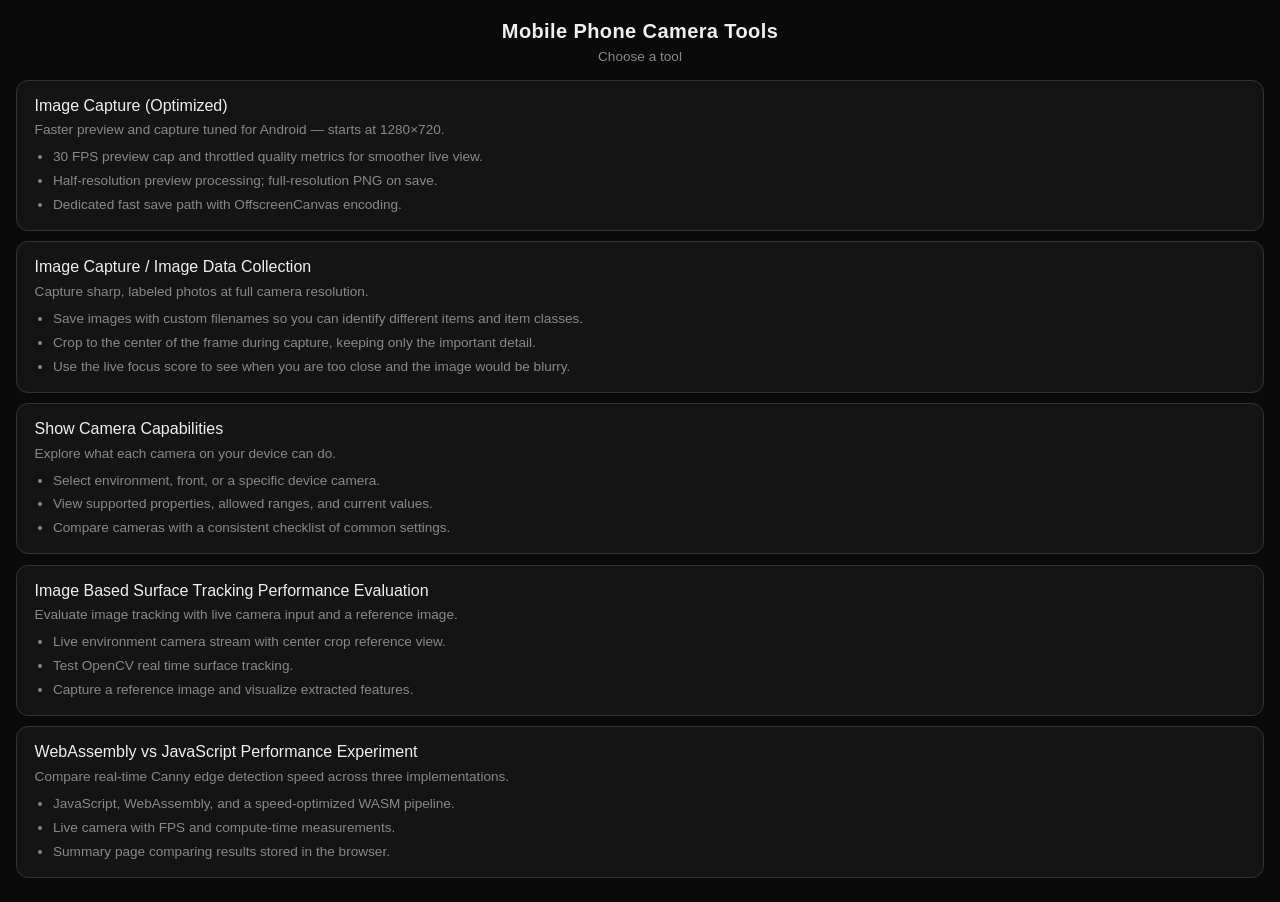
<file: index.html>
<!DOCTYPE html>
<html lang="en">
<head>
  <meta charset="UTF-8">
  <meta name="viewport" content="width=device-width, initial-scale=1.0, maximum-scale=1.0, user-scalable=no, viewport-fit=cover">
  <link rel="icon" href="data:,">
  <title>Mobile Phone Camera Tools</title>
  <style>
    *, *::before, *::after { box-sizing: border-box; margin: 0; padding: 0; }

    :root {
      --bg: #0a0a0a;
      --surface: #141414;
      --text: #f0f0f0;
      --muted: #888;
      --accent: #3b82f6;
      --border: #333;
      --safe-top: env(safe-area-inset-top, 0px);
      --safe-bottom: env(safe-area-inset-bottom, 0px);
    }

    html, body {
      min-height: 100%;
      background: var(--bg);
      color: var(--text);
      font-family: -apple-system, BlinkMacSystemFont, "Segoe UI", Roboto, Helvetica, Arial, sans-serif;
      -webkit-tap-highlight-color: transparent;
    }

    body {
      display: flex;
      flex-direction: column;
      min-height: 100dvh;
      padding-top: var(--safe-top);
      padding-bottom: calc(1.5rem + var(--safe-bottom));
    }

    header {
      padding: 1.25rem 1rem 1rem;
      text-align: center;
    }

    h1 {
      font-size: 1.25rem;
      font-weight: 600;
      letter-spacing: 0.02em;
    }

    .subtitle {
      margin-top: 0.35rem;
      font-size: 0.85rem;
      color: var(--muted);
    }

    main {
      flex: 1;
      padding: 0 1rem;
    }

    .tool-list {
      list-style: none;
      display: flex;
      flex-direction: column;
      gap: 0.65rem;
    }

    .tool-link {
      display: block;
      padding: 1rem 1.1rem;
      background: var(--surface);
      border: 1px solid var(--border);
      border-radius: 12px;
      color: var(--text);
      text-decoration: none;
      touch-action: manipulation;
      transition: background 0.15s;
    }

    .tool-link:active {
      background: #1f1f1f;
    }

    .tool-title {
      display: block;
      font-size: 1rem;
      font-weight: 500;
    }

    .tool-description {
      display: block;
      margin-top: 0.35rem;
      font-size: 0.85rem;
      line-height: 1.4;
      color: var(--muted);
    }

    .tool-features {
      margin-top: 0.5rem;
      padding-left: 1.15rem;
      list-style: disc;
    }

    .tool-features li + li {
      margin-top: 0.3rem;
    }
  </style>
</head>
<body>
  <header>
    <h1>Mobile Phone Camera Tools</h1>
    <p class="subtitle">Choose a tool</p>
  </header>

  <main>
    <ul class="tool-list">
      <li>
        <a class="tool-link" href="image_capture_optimized/image_capture.html">
          <span class="tool-title">Image Capture (Optimized)</span>
          <span class="tool-description">
            Faster preview and capture tuned for Android — starts at 1280×720.
            <ul class="tool-features">
              <li>30 FPS preview cap and throttled quality metrics for smoother live view.</li>
              <li>Half-resolution preview processing; full-resolution PNG on save.</li>
              <li>Dedicated fast save path with OffscreenCanvas encoding.</li>
            </ul>
          </span>
        </a>
      </li>
      <li>
        <a class="tool-link" href="image_capture/image_capture.html">
          <span class="tool-title">Image Capture / Image Data Collection</span>
          <span class="tool-description">
            Capture sharp, labeled photos at full camera resolution.
            <ul class="tool-features">
              <li>Save images with custom filenames so you can identify different items and item classes.</li>
              <li>Crop to the center of the frame during capture, keeping only the important detail.</li>
              <li>Use the live focus score to see when you are too close and the image would be blurry.</li>
            </ul>
          </span>
        </a>
      </li>
      <li>
        <a class="tool-link" href="camera_capabilities/camera_capabilities.html">
          <span class="tool-title">Show Camera Capabilities</span>
          <span class="tool-description">
            Explore what each camera on your device can do.
            <ul class="tool-features">
              <li>Select environment, front, or a specific device camera.</li>
              <li>View supported properties, allowed ranges, and current values.</li>
              <li>Compare cameras with a consistent checklist of common settings.</li>
            </ul>
          </span>
        </a>
      </li>
      <li>
        <a class="tool-link" href="ObjectTracking/object_tracking.html">
          <span class="tool-title">Image Based Surface Tracking Performance Evaluation</span>
          <span class="tool-description">
            Evaluate image tracking with live camera input and a reference image.
            <ul class="tool-features">
              <li>Live environment camera stream with center crop reference view.</li>
              <li>Test OpenCV real time surface tracking.</li>
              <li>Capture a reference image and visualize extracted features.</li>
            </ul>
          </span>
        </a>
      </li>
      <li>
        <a class="tool-link" href="experiment02/index.html">
          <span class="tool-title">WebAssembly vs JavaScript Performance Experiment</span>
          <span class="tool-description">
            Compare real-time Canny edge detection speed across three implementations.
            <ul class="tool-features">
              <li>JavaScript, WebAssembly, and a speed-optimized WASM pipeline.</li>
              <li>Live camera with FPS and compute-time measurements.</li>
              <li>Summary page comparing results stored in the browser.</li>
            </ul>
          </span>
        </a>
      </li>
    </ul>
  </main>
</body>
</html>
</file>
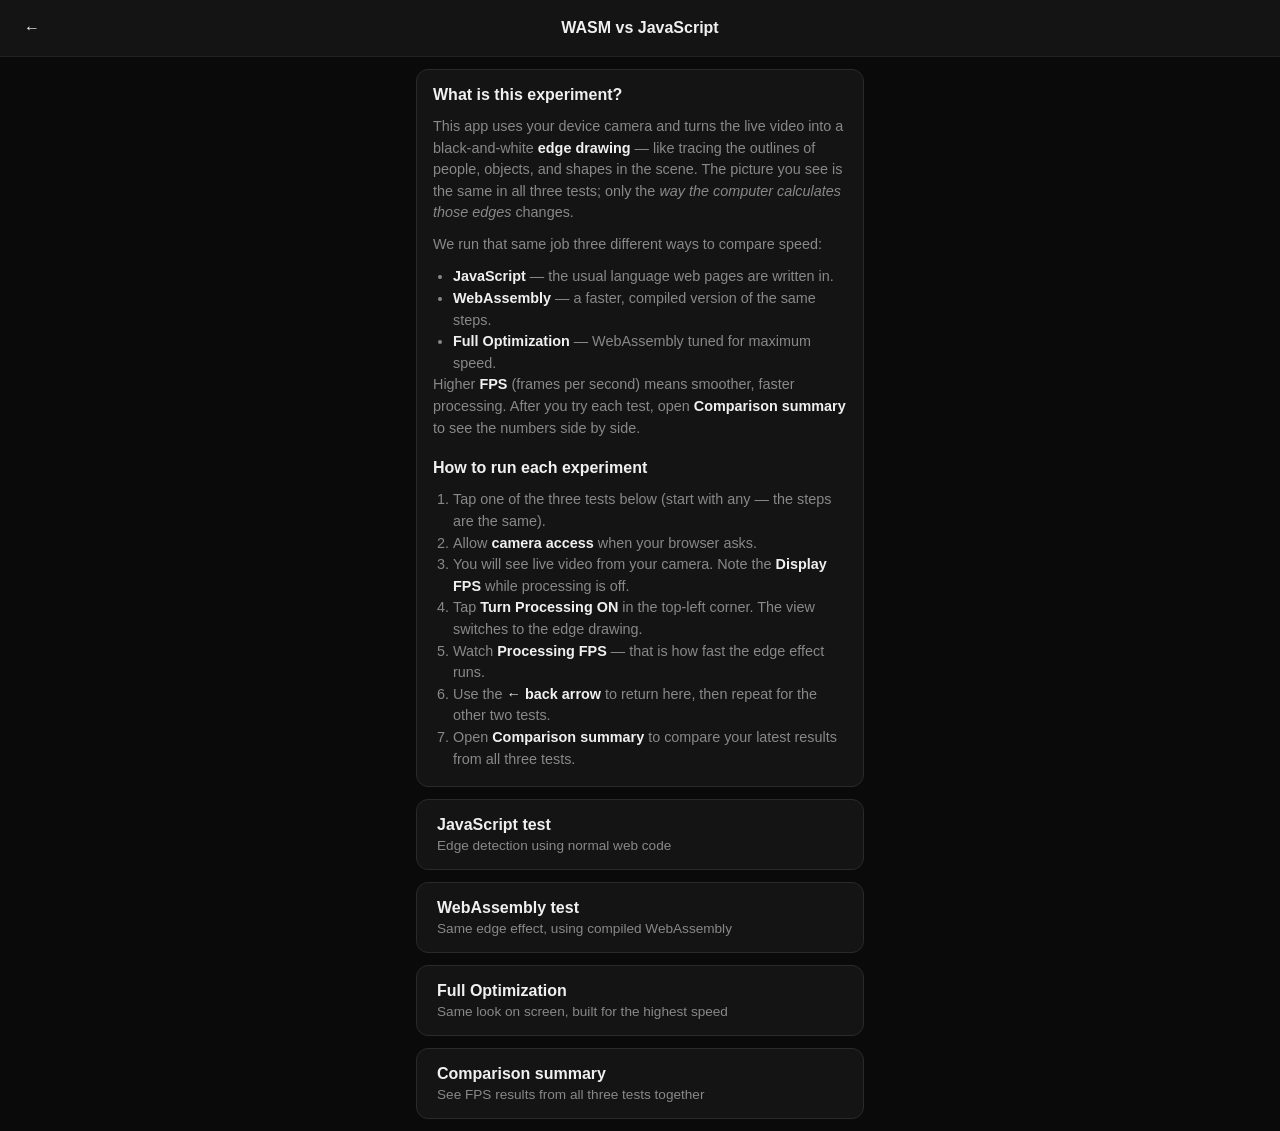
<file: experiment02/index.html>
<!DOCTYPE html>
<html lang="en">
<head>
  <meta charset="UTF-8">
  <meta name="viewport" content="width=device-width, initial-scale=1.0, maximum-scale=1.0, user-scalable=no, viewport-fit=cover">
  <link rel="icon" href="data:,">
  <title>WASM vs JavaScript Experiment</title>
  <link rel="stylesheet" href="styles.css">
</head>
<body>
  <header class="top-bar">
    <a class="icon-btn" href="../index.html" aria-label="Back to tools">←</a>
    <h1>WASM vs JavaScript</h1>
    <span class="top-bar-spacer" aria-hidden="true"></span>
  </header>

  <main class="main-content">
    <div class="menu-grid">
      <section class="summary-card intro-card">
        <h2>What is this experiment?</h2>
        <p>
          This app uses your device camera and turns the live video into a black-and-white
          <strong>edge drawing</strong> — like tracing the outlines of people, objects, and
          shapes in the scene. The picture you see is the same in all three tests; only the
          <em>way the computer calculates those edges</em> changes.
        </p>
        <p>
          We run that same job three different ways to compare speed:
        </p>
        <ul>
          <li><strong>JavaScript</strong> — the usual language web pages are written in.</li>
          <li><strong>WebAssembly</strong> — a faster, compiled version of the same steps.</li>
          <li><strong>Full Optimization</strong> — WebAssembly tuned for maximum speed.</li>
        </ul>
        <p>
          Higher <strong>FPS</strong> (frames per second) means smoother, faster processing.
          After you try each test, open <strong>Comparison summary</strong> to see the numbers
          side by side.
        </p>

        <h2>How to run each experiment</h2>
        <ol>
          <li>Tap one of the three tests below (start with any — the steps are the same).</li>
          <li>Allow <strong>camera access</strong> when your browser asks.</li>
          <li>You will see live video from your camera. Note the <strong>Display FPS</strong> while processing is off.</li>
          <li>Tap <strong>Turn Processing ON</strong> in the top-left corner. The view switches to the edge drawing.</li>
          <li>Watch <strong>Processing FPS</strong> — that is how fast the edge effect runs.</li>
          <li>Use the <strong>← back arrow</strong> to return here, then repeat for the other two tests.</li>
          <li>Open <strong>Comparison summary</strong> to compare your latest results from all three tests.</li>
        </ol>
      </section>

      <a class="menu-btn" href="javascript.html">
        JavaScript test
        <span>Edge detection using normal web code</span>
      </a>
      <a class="menu-btn" href="wasm.html">
        WebAssembly test
        <span>Same edge effect, using compiled WebAssembly</span>
      </a>
      <a class="menu-btn" href="full-optimization.html">
        Full Optimization
        <span>Same look on screen, built for the highest speed</span>
      </a>
      <a class="menu-btn" href="summary.html">
        Comparison summary
        <span>See FPS results from all three tests together</span>
      </a>
    </div>
  </main>
</body>
</html>
</file>
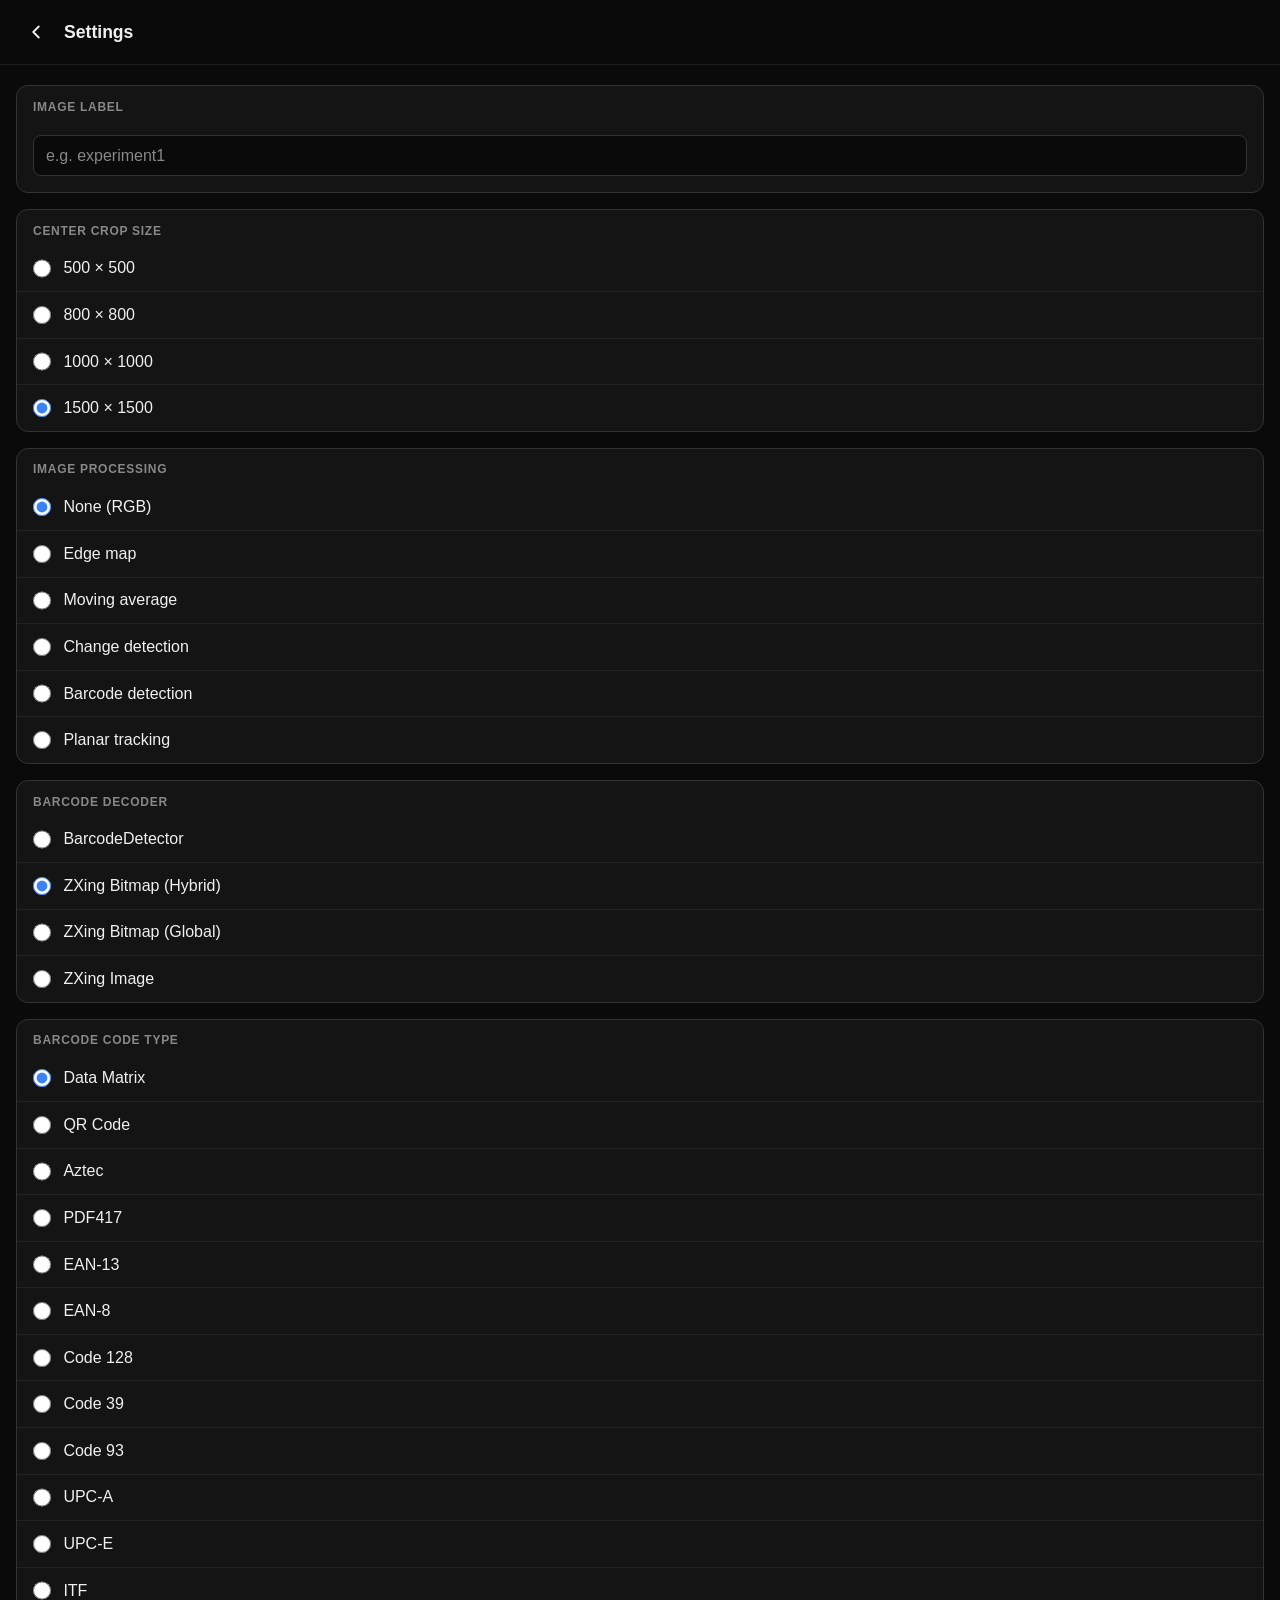
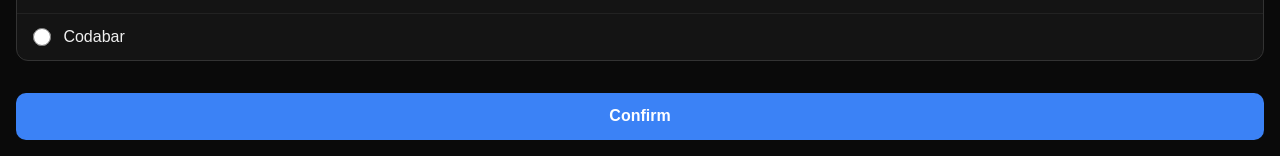
<file: settings.html>
<!DOCTYPE html>
<html lang="en">
<head>
  <meta charset="UTF-8">
  <meta name="viewport" content="width=device-width, initial-scale=1.0, maximum-scale=1.0, user-scalable=no, viewport-fit=cover">
  <link rel="icon" href="data:,">
  <title>Settings · Experiment 1</title>
  <style>
    *, *::before, *::after { box-sizing: border-box; margin: 0; padding: 0; }

    :root {
      --bg: #0a0a0a;
      --surface: #141414;
      --text: #f0f0f0;
      --muted: #888;
      --accent: #3b82f6;
      --accent-pressed: #2563eb;
      --border: #333;
      --safe-top: env(safe-area-inset-top, 0px);
      --safe-bottom: env(safe-area-inset-bottom, 0px);
    }

    html, body {
      min-height: 100%;
      background: var(--bg);
      color: var(--text);
      font-family: -apple-system, BlinkMacSystemFont, "Segoe UI", Roboto, Helvetica, Arial, sans-serif;
      -webkit-tap-highlight-color: transparent;
    }

    body {
      display: flex;
      flex-direction: column;
      min-height: 100dvh;
      padding-top: var(--safe-top);
      padding-bottom: calc(1rem + var(--safe-bottom));
    }

    .top-bar {
      display: flex;
      align-items: center;
      padding: 0.75rem 1rem;
      border-bottom: 1px solid #1e1e1e;
      flex-shrink: 0;
    }

    .back-btn {
      display: flex;
      align-items: center;
      justify-content: center;
      width: 2.5rem;
      height: 2.5rem;
      margin-right: 0.5rem;
      background: none;
      border: none;
      color: var(--text);
      cursor: pointer;
      border-radius: 8px;
      touch-action: manipulation;
    }

    .back-btn:active { background: var(--surface); }

    .top-bar h1 {
      font-size: 1.1rem;
      font-weight: 600;
    }

    main {
      flex: 1;
      padding: 1.25rem 1rem;
      display: flex;
      flex-direction: column;
      gap: 1rem;
    }

    .setting-group {
      background: var(--surface);
      border: 1px solid var(--border);
      border-radius: 12px;
      overflow: hidden;
    }

    .setting-group h2 {
      padding: 0.85rem 1rem 0.5rem;
      font-size: 0.75rem;
      font-weight: 600;
      text-transform: uppercase;
      letter-spacing: 0.06em;
      color: var(--muted);
    }

    .option {
      display: flex;
      align-items: center;
      gap: 0.75rem;
      padding: 0.85rem 1rem;
      border-top: 1px solid #222;
      cursor: pointer;
      touch-action: manipulation;
    }

    .option:first-of-type { border-top: none; }

    .option input {
      width: 1.15rem;
      height: 1.15rem;
      accent-color: var(--accent);
      flex-shrink: 0;
    }

    .option span {
      font-size: 1rem;
    }

    .sub-setting {
      padding: 0.85rem 1rem 1rem;
      border-top: 1px solid #222;
    }

    .sub-setting label {
      display: flex;
      justify-content: space-between;
      align-items: center;
      font-size: 0.85rem;
      color: var(--muted);
      margin-bottom: 0.6rem;
    }

    .sub-setting input[type="range"] {
      width: 100%;
      accent-color: var(--accent);
    }

    .text-input {
      width: 100%;
      padding: 0.65rem 0.75rem;
      font-size: 1rem;
      color: var(--text);
      background: var(--bg);
      border: 1px solid var(--border);
      border-radius: 8px;
    }

    .text-input::placeholder {
      color: var(--muted);
    }

    .sub-setting.hidden {
      display: none;
    }

    footer {
      padding: 0.75rem 1rem 0;
      flex-shrink: 0;
    }

    .confirm-btn {
      width: 100%;
      padding: 0.9rem 1.25rem;
      font-size: 1rem;
      font-weight: 600;
      color: #fff;
      background: var(--accent);
      border: none;
      border-radius: 10px;
      cursor: pointer;
      touch-action: manipulation;
    }

    .confirm-btn:active { background: var(--accent-pressed); }
  </style>
</head>
<body>
  <div class="top-bar">
    <button class="back-btn" id="backBtn" type="button" aria-label="Back">
      <svg width="22" height="22" viewBox="0 0 24 24" fill="none" stroke="currentColor" stroke-width="2" stroke-linecap="round" stroke-linejoin="round" aria-hidden="true">
        <path d="M15 18l-6-6 6-6"/>
      </svg>
    </button>
    <h1>Settings</h1>
  </div>

  <main>
    <div class="setting-group">
      <h2>Image label</h2>
      <div class="sub-setting" style="border-top: none;">
        <input
          type="text"
          class="text-input"
          id="imageLabel"
          placeholder="e.g. experiment1"
          maxlength="64"
          autocomplete="off"
          spellcheck="false"
        >
      </div>
    </div>

    <div class="setting-group">
      <h2>Center crop size</h2>
      <label class="option">
        <input type="radio" name="cropSize" value="500">
        <span>500 × 500</span>
      </label>
      <label class="option">
        <input type="radio" name="cropSize" value="800">
        <span>800 × 800</span>
      </label>
      <label class="option">
        <input type="radio" name="cropSize" value="1000">
        <span>1000 × 1000</span>
      </label>
      <label class="option">
        <input type="radio" name="cropSize" value="1500">
        <span>1500 × 1500</span>
      </label>
    </div>

    <div class="setting-group">
      <h2>Image processing</h2>
      <label class="option">
        <input type="radio" name="imageProcessing" value="none">
        <span>None (RGB)</span>
      </label>
      <label class="option">
        <input type="radio" name="imageProcessing" value="edgeMap">
        <span>Edge map</span>
      </label>
      <label class="option">
        <input type="radio" name="imageProcessing" value="movingAverage">
        <span>Moving average</span>
      </label>
      <label class="option">
        <input type="radio" name="imageProcessing" value="changeDetection">
        <span>Change detection</span>
      </label>
      <label class="option">
        <input type="radio" name="imageProcessing" value="barcodeDetection">
        <span>Barcode detection</span>
      </label>
      <label class="option">
        <input type="radio" name="imageProcessing" value="planarTracking">
        <span>Planar tracking</span>
      </label>
      <div class="sub-setting hidden" id="blendRatioSetting">
        <label for="movingAverageRatio">
          <span>Current frame mix</span>
          <span id="movingAverageRatioValue">0.5</span>
        </label>
        <input type="range" id="movingAverageRatio" min="0" max="100" step="1" value="50">
      </div>
    </div>

    <div class="setting-group hidden" id="barcodeSettings">
      <h2>Barcode decoder</h2>
      <label class="option">
        <input type="radio" name="barcodeDecoder" value="barcodeDetector">
        <span>BarcodeDetector</span>
      </label>
      <label class="option">
        <input type="radio" name="barcodeDecoder" value="zxingHybrid">
        <span>ZXing Bitmap (Hybrid)</span>
      </label>
      <label class="option">
        <input type="radio" name="barcodeDecoder" value="zxingGlobal">
        <span>ZXing Bitmap (Global)</span>
      </label>
      <label class="option">
        <input type="radio" name="barcodeDecoder" value="zxingImage">
        <span>ZXing Image</span>
      </label>
    </div>

    <div class="setting-group hidden" id="barcodeFormatSettings">
      <h2>Barcode code type</h2>
      <label class="option">
        <input type="radio" name="barcodeFormat" value="data_matrix">
        <span>Data Matrix</span>
      </label>
      <label class="option">
        <input type="radio" name="barcodeFormat" value="qr_code">
        <span>QR Code</span>
      </label>
      <label class="option">
        <input type="radio" name="barcodeFormat" value="aztec">
        <span>Aztec</span>
      </label>
      <label class="option">
        <input type="radio" name="barcodeFormat" value="pdf417">
        <span>PDF417</span>
      </label>
      <label class="option">
        <input type="radio" name="barcodeFormat" value="ean_13">
        <span>EAN-13</span>
      </label>
      <label class="option">
        <input type="radio" name="barcodeFormat" value="ean_8">
        <span>EAN-8</span>
      </label>
      <label class="option">
        <input type="radio" name="barcodeFormat" value="code_128">
        <span>Code 128</span>
      </label>
      <label class="option">
        <input type="radio" name="barcodeFormat" value="code_39">
        <span>Code 39</span>
      </label>
      <label class="option">
        <input type="radio" name="barcodeFormat" value="code_93">
        <span>Code 93</span>
      </label>
      <label class="option">
        <input type="radio" name="barcodeFormat" value="upc_a">
        <span>UPC-A</span>
      </label>
      <label class="option">
        <input type="radio" name="barcodeFormat" value="upc_e">
        <span>UPC-E</span>
      </label>
      <label class="option">
        <input type="radio" name="barcodeFormat" value="itf">
        <span>ITF</span>
      </label>
      <label class="option">
        <input type="radio" name="barcodeFormat" value="codabar">
        <span>Codabar</span>
      </label>
    </div>
  </main>

  <footer>
    <button class="confirm-btn" id="confirmBtn" type="button">Confirm</button>
  </footer>

  <script src="settings.js"></script>
  <script>
    const settings = loadSettings();
    const imageLabelInput = document.getElementById('imageLabel');
    imageLabelInput.value = settings.imageLabel || '';

    const selected = document.querySelector(`input[name="cropSize"][value="${settings.cropSize}"]`);
    if (selected) selected.checked = true;

    const processingChoice = document.querySelector(
      `input[name="imageProcessing"][value="${settings.imageProcessing}"]`
    );
    if (processingChoice) processingChoice.checked = true;

    const ratioInput = document.getElementById('movingAverageRatio');
    const ratioValue = document.getElementById('movingAverageRatioValue');
    const blendRatioSetting = document.getElementById('blendRatioSetting');
    const barcodeSettings = document.getElementById('barcodeSettings');
    const barcodeFormatSettings = document.getElementById('barcodeFormatSettings');

    ratioInput.value = movingAverageRatioToSlider(settings.movingAverageRatio);
    ratioValue.textContent = formatMovingAverageRatio(settings.movingAverageRatio);

    const decoderChoice = document.querySelector(
      `input[name="barcodeDecoder"][value="${settings.barcodeDecoder}"]`
    );
    if (decoderChoice) decoderChoice.checked = true;

    const formatChoice = document.querySelector(
      `input[name="barcodeFormat"][value="${settings.barcodeFormat}"]`
    );
    if (formatChoice) formatChoice.checked = true;

    function updateProcessingSubSettings() {
      const mode = document.querySelector('input[name="imageProcessing"]:checked')?.value;
      const showRatio = mode === 'movingAverage' || mode === 'changeDetection';
      const showBarcode = mode === 'barcodeDetection';
      blendRatioSetting.classList.toggle('hidden', !showRatio);
      barcodeSettings.classList.toggle('hidden', !showBarcode);
      barcodeFormatSettings.classList.toggle('hidden', !showBarcode);
    }

    updateProcessingSubSettings();

    document.querySelectorAll('input[name="imageProcessing"]').forEach((input) => {
      input.addEventListener('change', updateProcessingSubSettings);
    });

    ratioInput.addEventListener('input', () => {
      const ratio = sliderToMovingAverageRatio(Number(ratioInput.value));
      ratioValue.textContent = formatMovingAverageRatio(ratio);
    });

    function goBack() {
      window.location.href = 'index.html';
    }

    document.getElementById('backBtn').addEventListener('click', goBack);

    document.getElementById('confirmBtn').addEventListener('click', () => {
      const choice = document.querySelector('input[name="cropSize"]:checked');
      const cropSize = choice ? Number(choice.value) : DEFAULT_CROP_SIZE;
      const processing = document.querySelector('input[name="imageProcessing"]:checked');
      const imageProcessing = processing ? processing.value : 'none';
      const movingAverageRatio = sliderToMovingAverageRatio(Number(ratioInput.value));
      const decoder = document.querySelector('input[name="barcodeDecoder"]:checked');
      const barcodeDecoder = decoder ? decoder.value : DEFAULT_BARCODE_DECODER;
      const format = document.querySelector('input[name="barcodeFormat"]:checked');
      const barcodeFormat = format ? format.value : DEFAULT_BARCODE_FORMAT;
      const imageLabel = imageLabelInput.value;
      const labelChanged = imageLabel !== (settings.imageLabel ?? '');
      const imageCounter = labelChanged ? DEFAULT_IMAGE_COUNTER : settings.imageCounter;

      saveSettings({
        imageLabel,
        imageCounter,
        cropSize,
        imageProcessing,
        movingAverageRatio,
        barcodeDecoder,
        barcodeFormat
      });
      goBack();
    });
  </script>
</body>
</html>
</file>
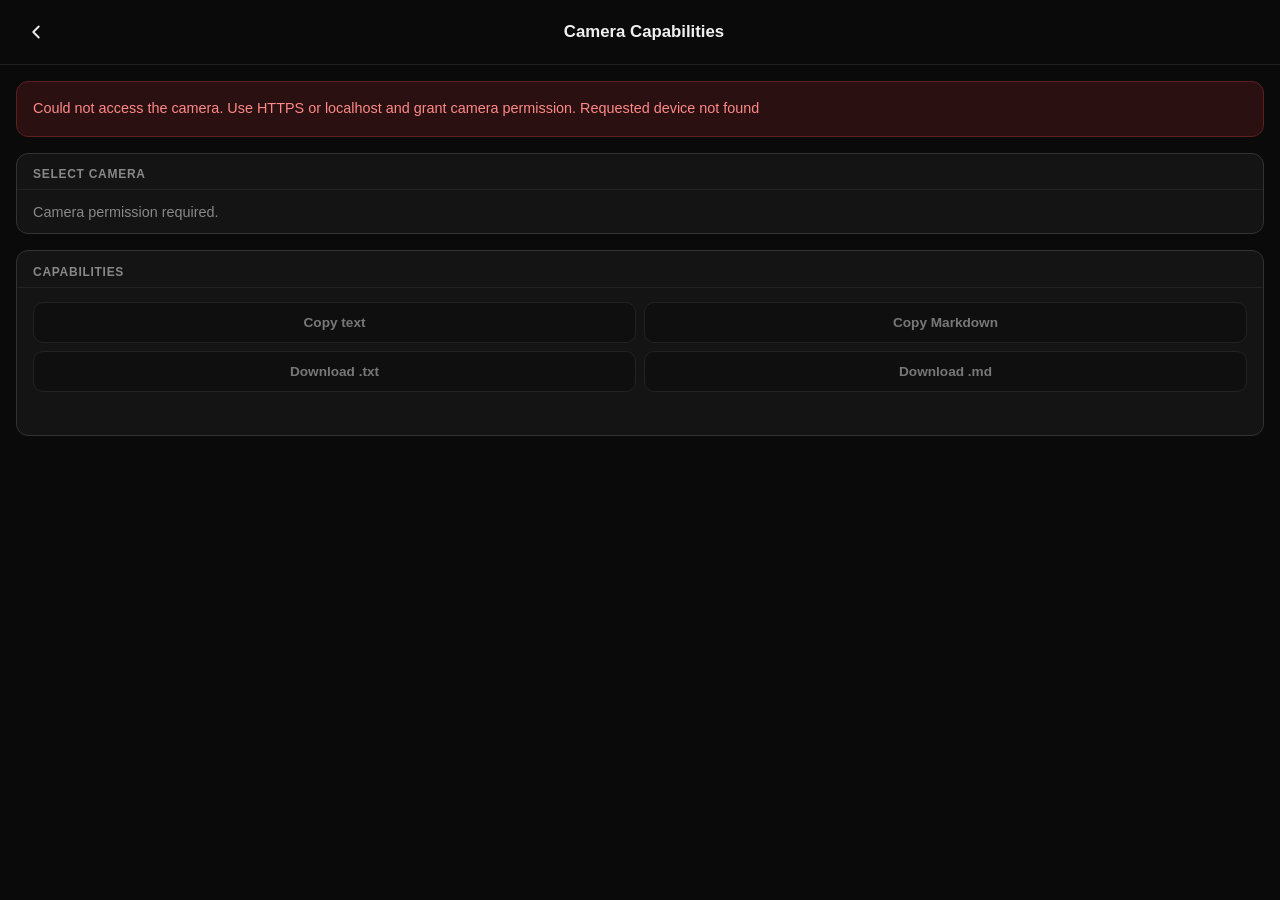
<file: camera_capabilities/camera_capabilities.html>
<!DOCTYPE html>
<html lang="en">
<head>
  <meta charset="UTF-8">
  <meta name="viewport" content="width=device-width, initial-scale=1.0, maximum-scale=1.0, user-scalable=no, viewport-fit=cover">
  <link rel="icon" href="data:,">
  <title>Camera Capabilities</title>
  <style>
    *, *::before, *::after { box-sizing: border-box; margin: 0; padding: 0; }

    :root {
      --bg: #0a0a0a;
      --surface: #141414;
      --text: #f0f0f0;
      --muted: #888;
      --accent: #3b82f6;
      --accent-pressed: #2563eb;
      --border: #333;
      --success: #4ade80;
      --warning: #fbbf24;
      --danger: #f87171;
      --safe-top: env(safe-area-inset-top, 0px);
      --safe-bottom: env(safe-area-inset-bottom, 0px);
    }

    html, body {
      min-height: 100%;
      background: var(--bg);
      color: var(--text);
      font-family: -apple-system, BlinkMacSystemFont, "Segoe UI", Roboto, Helvetica, Arial, sans-serif;
      -webkit-tap-highlight-color: transparent;
    }

    body {
      display: flex;
      flex-direction: column;
      min-height: 100dvh;
      padding-top: var(--safe-top);
      padding-bottom: calc(1rem + var(--safe-bottom));
    }

    .top-bar {
      display: grid;
      grid-template-columns: 2.5rem 1fr;
      align-items: center;
      gap: 0.5rem;
      min-height: 2.5rem;
      padding: 0.75rem 1rem;
      border-bottom: 1px solid #1e1e1e;
      flex-shrink: 0;
    }

    .back-btn {
      display: flex;
      align-items: center;
      justify-content: center;
      width: 2.5rem;
      height: 2.5rem;
      background: none;
      border: none;
      color: var(--text);
      cursor: pointer;
      border-radius: 8px;
      touch-action: manipulation;
    }

    .back-btn:active { background: var(--surface); }

    .top-bar h1 {
      font-size: 1.05rem;
      font-weight: 600;
      text-align: center;
      padding-right: 2.5rem;
    }

    main {
      flex: 1;
      padding: 1rem;
      display: flex;
      flex-direction: column;
      gap: 1rem;
      overflow: auto;
    }

    .panel {
      background: var(--surface);
      border: 1px solid var(--border);
      border-radius: 12px;
      overflow: hidden;
    }

    .panel h2 {
      padding: 0.85rem 1rem 0.5rem;
      font-size: 0.75rem;
      font-weight: 600;
      text-transform: uppercase;
      letter-spacing: 0.06em;
      color: var(--muted);
    }

    .option {
      display: flex;
      align-items: center;
      gap: 0.75rem;
      padding: 0.85rem 1rem;
      border-top: 1px solid #222;
      cursor: pointer;
      touch-action: manipulation;
    }

    .option:first-of-type { border-top: none; }

    .option input {
      width: 1.15rem;
      height: 1.15rem;
      accent-color: var(--accent);
      flex-shrink: 0;
    }

    .option span {
      font-size: 1rem;
      line-height: 1.35;
    }

    .status {
      padding: 0.85rem 1rem;
      font-size: 0.9rem;
      color: var(--muted);
      border-top: 1px solid #222;
    }

    .error {
      padding: 1rem;
      background: #2a1010;
      border: 1px solid #5c2020;
      border-radius: 12px;
      color: #f88;
      font-size: 0.9rem;
      line-height: 1.5;
    }

    .error.hidden,
    .hidden {
      display: none !important;
    }

    .capability-list {
      list-style: none;
    }

    .capability-item {
      padding: 0.9rem 1rem;
      border-top: 1px solid #222;
    }

    .capability-item:first-child {
      border-top: none;
    }

    .capability-header {
      display: flex;
      align-items: center;
      justify-content: space-between;
      gap: 0.75rem;
      margin-bottom: 0.55rem;
    }

    .capability-name {
      font-size: 0.95rem;
      font-weight: 600;
    }

    .capability-badge {
      flex-shrink: 0;
      padding: 0.2rem 0.5rem;
      border-radius: 999px;
      font-size: 0.7rem;
      font-weight: 600;
      text-transform: uppercase;
      letter-spacing: 0.04em;
    }

    .capability-badge.adjustable {
      color: #bbf7d0;
      background: rgba(74, 222, 128, 0.15);
    }

    .capability-badge.readonly {
      color: #fde68a;
      background: rgba(251, 191, 36, 0.15);
    }

    .capability-badge.unsupported {
      color: #fca5a5;
      background: rgba(248, 113, 113, 0.15);
    }

    .capability-detail {
      display: grid;
      gap: 0.35rem;
      font-size: 0.85rem;
      line-height: 1.45;
    }

    .capability-detail dt {
      color: var(--muted);
      font-weight: 500;
    }

    .capability-detail dd {
      margin: 0;
      font-family: ui-monospace, SFMono-Regular, Menlo, Monaco, Consolas, monospace;
      word-break: break-word;
    }

    .export-actions {
      display: grid;
      grid-template-columns: 1fr 1fr;
      gap: 0.5rem;
      padding: 0.85rem 1rem 1rem;
      border-top: 1px solid #222;
    }

    .export-btn {
      padding: 0.75rem 0.65rem;
      font-size: 0.85rem;
      font-weight: 600;
      color: var(--text);
      background: var(--bg);
      border: 1px solid var(--border);
      border-radius: 10px;
      cursor: pointer;
      touch-action: manipulation;
    }

    .export-btn:active:not(:disabled) {
      background: #1f1f1f;
    }

    .export-btn:disabled {
      opacity: 0.45;
      cursor: not-allowed;
    }

    .export-feedback {
      grid-column: 1 / -1;
      font-size: 0.85rem;
      color: var(--success);
      text-align: center;
      min-height: 1.2rem;
    }

    .export-feedback.error {
      color: var(--danger);
    }

    #video {
      position: fixed;
      width: 1px;
      height: 1px;
      opacity: 0;
      pointer-events: none;
    }
  </style>
</head>
<body>
  <div class="top-bar">
    <button class="back-btn" id="backBtn" type="button" aria-label="Back to tools">
      <svg width="22" height="22" viewBox="0 0 24 24" fill="none" stroke="currentColor" stroke-width="2" stroke-linecap="round" stroke-linejoin="round" aria-hidden="true">
        <path d="M15 18l-6-6 6-6"/>
      </svg>
    </button>
    <h1>Camera Capabilities</h1>
  </div>

  <main>
    <p class="error hidden" id="errorEl"></p>

    <section class="panel" aria-label="Camera selection">
      <h2>Select camera</h2>
      <div id="cameraOptions">
        <p class="status" id="cameraLoading">Requesting camera access…</p>
      </div>
    </section>

    <section class="panel" aria-label="Camera capabilities">
      <h2>Capabilities</h2>
      <p class="status hidden" id="capabilitiesStatus">Select a camera to view capabilities.</p>
      <ul class="capability-list" id="capabilityList"></ul>
      <div class="export-actions" id="exportActions">
        <button class="export-btn" id="copyTextBtn" type="button" disabled>Copy text</button>
        <button class="export-btn" id="copyMarkdownBtn" type="button" disabled>Copy Markdown</button>
        <button class="export-btn" id="downloadTextBtn" type="button" disabled>Download .txt</button>
        <button class="export-btn" id="downloadMarkdownBtn" type="button" disabled>Download .md</button>
        <p class="export-feedback" id="exportFeedback" aria-live="polite"></p>
      </div>
    </section>
  </main>

  <video id="video" playsinline autoplay muted></video>

  <script src="camera-capabilities.js"></script>
  <script>
    const backBtn = document.getElementById('backBtn');
    const errorEl = document.getElementById('errorEl');
    const cameraOptions = document.getElementById('cameraOptions');
    const cameraLoading = document.getElementById('cameraLoading');
    const capabilitiesStatus = document.getElementById('capabilitiesStatus');
    const capabilityList = document.getElementById('capabilityList');
    const copyTextBtn = document.getElementById('copyTextBtn');
    const copyMarkdownBtn = document.getElementById('copyMarkdownBtn');
    const downloadTextBtn = document.getElementById('downloadTextBtn');
    const downloadMarkdownBtn = document.getElementById('downloadMarkdownBtn');
    const exportFeedback = document.getElementById('exportFeedback');
    const video = document.getElementById('video');

    let activeStream = null;
    let selectedCamera = DEFAULT_CAMERA_SELECTION;
    let cameraSwitchInProgress = false;
    let currentCapabilityRows = [];
    let currentExportMetadata = null;
    let exportFeedbackTimeout = null;

    function showError(message) {
      errorEl.textContent = message;
      errorEl.classList.remove('hidden');
    }

    function clearError() {
      errorEl.textContent = '';
      errorEl.classList.add('hidden');
    }

    function stopActiveStream() {
      activeStream?.getTracks?.().forEach((track) => track.stop());
      activeStream = null;
      video.srcObject = null;
    }

    function createCameraOption(value, label, checked) {
      const option = document.createElement('label');
      option.className = 'option';

      const input = document.createElement('input');
      input.type = 'radio';
      input.name = 'cameraSelection';
      input.value = value;
      input.checked = checked;

      const text = document.createElement('span');
      text.textContent = label;

      option.appendChild(input);
      option.appendChild(text);
      return option;
    }

    function renderCameraOptions(devices) {
      cameraOptions.textContent = '';

      CAMERA_FACING_OPTIONS.forEach((facing) => {
        cameraOptions.appendChild(createCameraOption(
          facing,
          CAMERA_FACING_LABELS[facing],
          selectedCamera === facing
        ));
      });

      devices.forEach((device, index) => {
        const value = buildCameraDeviceSelectionId(device.deviceId);
        cameraOptions.appendChild(createCameraOption(
          value,
          formatCameraDeviceLabel(device, index),
          selectedCamera === value
        ));
      });

      if (devices.length === 0) {
        const status = document.createElement('p');
        status.className = 'status';
        status.textContent = 'No individual camera devices were reported.';
        cameraOptions.appendChild(status);
      }

      document.querySelectorAll('input[name="cameraSelection"]').forEach((input) => {
        input.addEventListener('change', () => {
          if (input.checked) {
            selectCamera(input.value);
          }
        });
      });
    }

    function badgeClass(changeType) {
      if (changeType === 'Adjustable') return 'adjustable';
      if (changeType === 'Read-only') return 'readonly';
      return 'unsupported';
    }

    function setExportButtonsEnabled(enabled) {
      copyTextBtn.disabled = !enabled;
      copyMarkdownBtn.disabled = !enabled;
      downloadTextBtn.disabled = !enabled;
      downloadMarkdownBtn.disabled = !enabled;
    }

    function showExportFeedback(message, isError = false) {
      if (exportFeedbackTimeout) {
        clearTimeout(exportFeedbackTimeout);
        exportFeedbackTimeout = null;
      }

      exportFeedback.textContent = message;
      exportFeedback.classList.toggle('error', isError);

      if (message) {
        exportFeedbackTimeout = setTimeout(() => {
          exportFeedback.textContent = '';
          exportFeedback.classList.remove('error');
          exportFeedbackTimeout = null;
        }, 3000);
      }
    }

    function getSelectedCameraLabel() {
      const selectedInput = document.querySelector('input[name="cameraSelection"]:checked');
      const optionLabel = selectedInput?.nextElementSibling?.textContent?.trim();
      return optionLabel || getCameraSelectionLabel(selectedCamera);
    }

    function updateExportState(track, rows) {
      const settings = track.getSettings?.() ?? {};
      currentCapabilityRows = rows;
      currentExportMetadata = buildExportMetadata({
        cameraLabel: getSelectedCameraLabel(),
        deviceId: settings.deviceId,
        groupId: settings.groupId,
        userAgent: navigator.userAgent
      });
      setExportButtonsEnabled(rows.length > 0);
      showExportFeedback('');
    }

    function getExportFilename(extension) {
      const slug = sanitizeExportFilename(currentExportMetadata?.cameraLabel);
      const date = new Date().toISOString().slice(0, 10);
      return `camera-capabilities-${slug}-${date}.${extension}`;
    }

    function renderCapabilities(rows) {
      capabilityList.textContent = '';
      capabilitiesStatus.classList.add('hidden');
      currentCapabilityRows = [];
      currentExportMetadata = null;
      setExportButtonsEnabled(false);

      if (rows.length === 0) {
        capabilitiesStatus.textContent = 'No capability data available for this camera.';
        capabilitiesStatus.classList.remove('hidden');
        return;
      }

      for (const row of rows) {
        const item = document.createElement('li');
        item.className = 'capability-item';

        const header = document.createElement('div');
        header.className = 'capability-header';

        const name = document.createElement('div');
        name.className = 'capability-name';
        name.textContent = row.label;

        const badge = document.createElement('span');
        badge.className = `capability-badge ${badgeClass(row.changeType)}`;
        badge.textContent = row.changeType;

        header.appendChild(name);
        header.appendChild(badge);

        const details = document.createElement('dl');
        details.className = 'capability-detail';

        const allowed = document.createElement('dt');
        allowed.textContent = 'Allowed values';
        const allowedValue = document.createElement('dd');
        allowedValue.textContent = row.allowedValues;

        const current = document.createElement('dt');
        current.textContent = 'Current value';
        const currentValue = document.createElement('dd');
        currentValue.textContent = row.currentValue;

        details.appendChild(allowed);
        details.appendChild(allowedValue);
        details.appendChild(current);
        details.appendChild(currentValue);

        item.appendChild(header);
        item.appendChild(details);
        capabilityList.appendChild(item);
      }
    }

    async function openCameraStream(selection) {
      stopActiveStream();

      const constraints = buildVideoConstraintsForCamera(selection);
      const stream = await navigator.mediaDevices.getUserMedia({
        video: constraints,
        audio: false
      });

      activeStream = stream;
      video.srcObject = stream;
      await video.play();

      const track = stream.getVideoTracks()[0];
      if (!track) {
        throw new Error('No video track available for the selected camera.');
      }

      return track;
    }

    async function refreshCapabilities(track) {
      const capabilities = track.getCapabilities?.() ?? {};
      const settings = track.getSettings?.() ?? {};
      const rows = buildCapabilityRows(capabilities, settings);
      renderCapabilities(rows);
      updateExportState(track, rows);
    }

    async function exportCapabilities(format) {
      if (!currentExportMetadata || currentCapabilityRows.length === 0) {
        showExportFeedback('No capability data to export.', true);
        return;
      }

      const text = format === 'markdown'
        ? formatCapabilitiesAsMarkdown(currentExportMetadata, currentCapabilityRows)
        : formatCapabilitiesAsText(currentExportMetadata, currentCapabilityRows);

      try {
        if (format === 'copy-text') {
          await copyTextToClipboard(formatCapabilitiesAsText(currentExportMetadata, currentCapabilityRows));
          showExportFeedback('Copied text to clipboard.');
        } else if (format === 'copy-markdown') {
          await copyTextToClipboard(formatCapabilitiesAsMarkdown(currentExportMetadata, currentCapabilityRows));
          showExportFeedback('Copied Markdown to clipboard.');
        } else if (format === 'download-text') {
          downloadTextFile(getExportFilename('txt'), text);
          showExportFeedback('Downloaded text file.');
        } else if (format === 'download-markdown') {
          downloadTextFile(getExportFilename('md'), text, 'text/markdown;charset=utf-8');
          showExportFeedback('Downloaded Markdown file.');
        }
      } catch (err) {
        showExportFeedback(
          `Export failed: ${err.message || err.name || 'Unknown error'}`,
          true
        );
      }
    }

    async function selectCamera(selection) {
      if (cameraSwitchInProgress) {
        return;
      }

      const normalized = normalizeCameraSelection(selection);
      if (normalized === selectedCamera && activeStream) {
        return;
      }

      cameraSwitchInProgress = true;
      clearError();
      capabilitiesStatus.textContent = 'Opening camera…';
      capabilitiesStatus.classList.remove('hidden');
      capabilityList.textContent = '';
      currentCapabilityRows = [];
      currentExportMetadata = null;
      setExportButtonsEnabled(false);
      showExportFeedback('');

      try {
        const track = await openCameraStream(normalized);
        selectedCamera = normalized;
        document.querySelectorAll('input[name="cameraSelection"]').forEach((input) => {
          input.checked = input.value === selectedCamera;
        });
        await refreshCapabilities(track);
      } catch (err) {
        showError(
          'Could not open the selected camera. ' +
          (err.message || err.name || 'Unknown error')
        );
        capabilitiesStatus.textContent = 'Camera unavailable.';
        capabilitiesStatus.classList.remove('hidden');
      } finally {
        cameraSwitchInProgress = false;
      }
    }

    async function init() {
      if (!navigator.mediaDevices?.getUserMedia) {
        showError('Camera access is not supported in this browser.');
        cameraLoading.textContent = 'Camera access is not supported.';
        return;
      }

      try {
        const track = await openCameraStream(DEFAULT_CAMERA_SELECTION);
        selectedCamera = DEFAULT_CAMERA_SELECTION;

        const devices = await listVideoInputDevices();
        renderCameraOptions(devices);
        await refreshCapabilities(track);
      } catch (err) {
        showError(
          'Could not access the camera. Use HTTPS or localhost and grant camera permission. ' +
          (err.message || err.name || '')
        );
        cameraLoading.textContent = 'Camera permission required.';
      }
    }

    copyTextBtn.addEventListener('click', () => exportCapabilities('copy-text'));
    copyMarkdownBtn.addEventListener('click', () => exportCapabilities('copy-markdown'));
    downloadTextBtn.addEventListener('click', () => exportCapabilities('download-text'));
    downloadMarkdownBtn.addEventListener('click', () => exportCapabilities('download-markdown'));

    backBtn.addEventListener('click', () => {
      window.location.href = '../index.html';
    });

    window.addEventListener('beforeunload', () => {
      stopActiveStream();
    });

    init();
  </script>
</body>
</html>
</file>
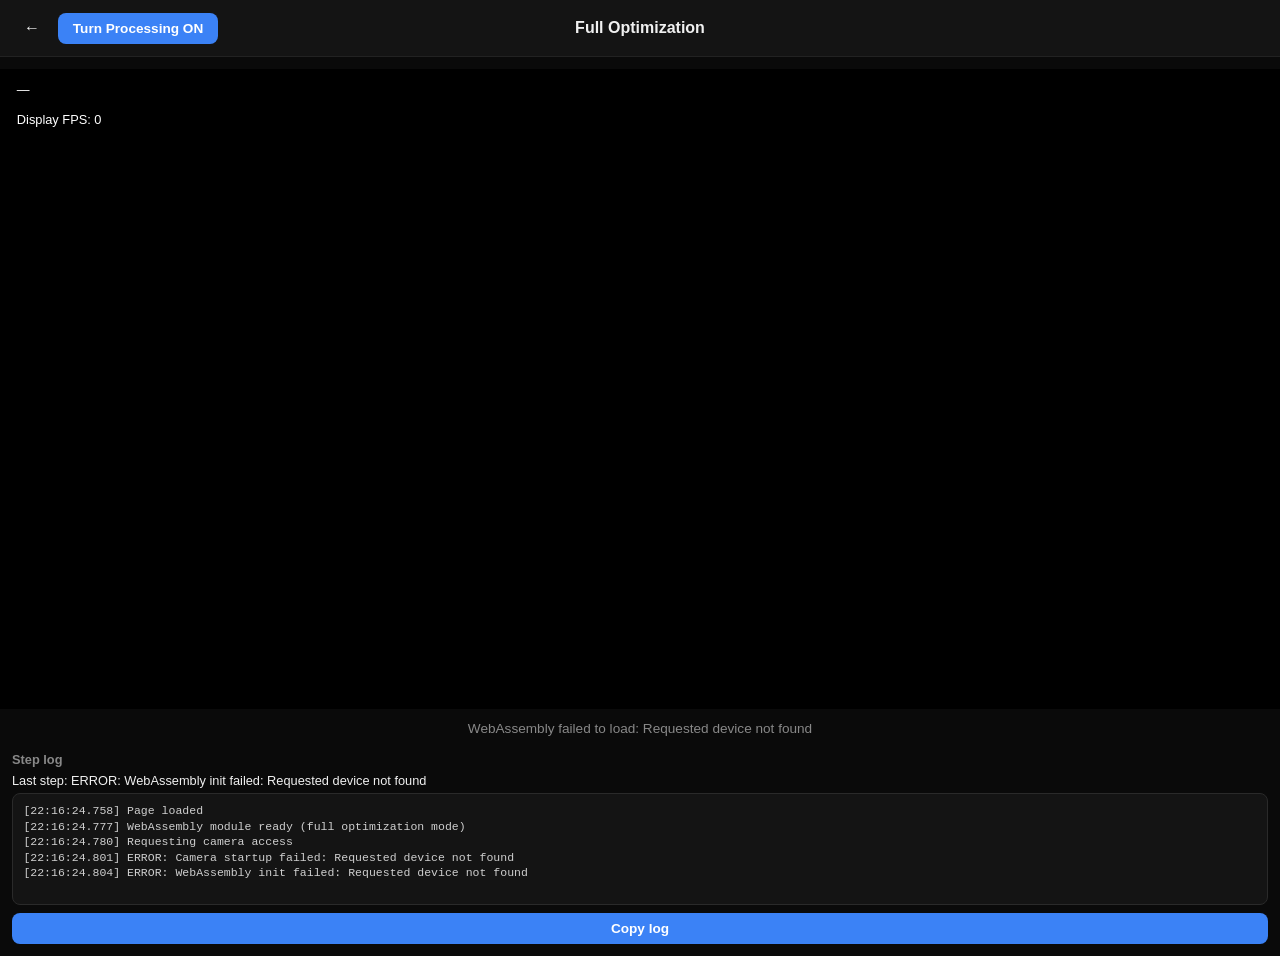
<file: experiment02/full-optimization.html>
<!DOCTYPE html>
<html lang="en">
<head>
  <meta charset="UTF-8">
  <meta name="viewport" content="width=device-width, initial-scale=1.0, maximum-scale=1.0, user-scalable=no, viewport-fit=cover">
  <link rel="icon" href="data:,">
  <title>Full Optimization Test</title>
  <link rel="stylesheet" href="styles.css">
</head>
<body>
  <header class="top-bar top-bar-test">
    <a class="icon-btn" href="index.html" aria-label="Back">←</a>
    <button id="toggleProcessing" class="action-btn toggle-processing-btn" type="button">Turn Processing ON</button>
    <h1 id="pageTitle">Full Optimization</h1>
  </header>

  <main class="main-content main-content--test">
    <div class="stage">
      <canvas id="preview"></canvas>
      <div class="fps-overlay">
        <div id="resolutionLabel" class="fps-label">—</div>
        <div id="displayFps" class="fps-label">Display FPS: 0</div>
        <div id="processingFps" class="fps-label hidden">Processing FPS: 0</div>
        <div id="wasmTimingGroup" class="wasm-timing-group hidden">
          <div id="wasmCopyInMs" class="fps-label fps-label-timing">WASM copy in (avg): — ms</div>
          <div id="wasmComputeMs" class="fps-label fps-label-timing">WASM compute (avg): — ms</div>
          <div id="wasmTotalMs" class="fps-label fps-label-timing">WASM total (avg): — ms</div>
        </div>
      </div>
    </div>
    <p id="status" class="status-text">Loading WebAssembly…</p>
    <section class="step-log-panel">
      <h2>Step log</h2>
      <p id="lastStep">Last step: —</p>
      <pre id="stepLog"></pre>
      <button id="copyStepLogBtn" class="action-btn step-log-copy-btn" type="button">Copy log</button>
    </section>
  </main>

  <video id="camera" playsinline muted hidden></video>
  <script src="step-log.js?v=8"></script>
  <script src="fps-utils.js?v=8"></script>
  <script src="test-runner.js?v=8"></script>
  <script src="image-processing-wasm.js?v=8"></script>
  <script src="wasm-bridge.js?v=8"></script>
  <script>
    Exp02Log.step('Page loaded');
    Exp02Wasm.setVerboseLogging(false);
    Exp02Wasm.initWasmBridge()
      .then(() => {
        Exp02Log.step('WebAssembly module ready (full optimization mode)');
        return Exp02TestRunner.startTestRunner({
          title: 'Full Optimization',
          storageKey: 'exp02-full-optimization-fps',
          optimization: 'full',
          processScale: 0.5,
          onReady(processWidth, processHeight) {
            Exp02Wasm.setupWasmBuffers(processWidth, processHeight);
          },
          onResize(processWidth, processHeight) {
            Exp02Wasm.setupWasmBuffers(processWidth, processHeight);
          },
          processFrame(imageData, width, height) {
            return Exp02Wasm.processFrameWasm(imageData, width, height);
          },
        });
      })
      .catch((error) => {
        Exp02Log.error('WebAssembly init failed: ' + (error.message || error));
        document.getElementById('status').textContent =
          'WebAssembly failed to load: ' + (error.message || error);
        console.error(error);
      });
  </script>
</body>
</html>
</file>
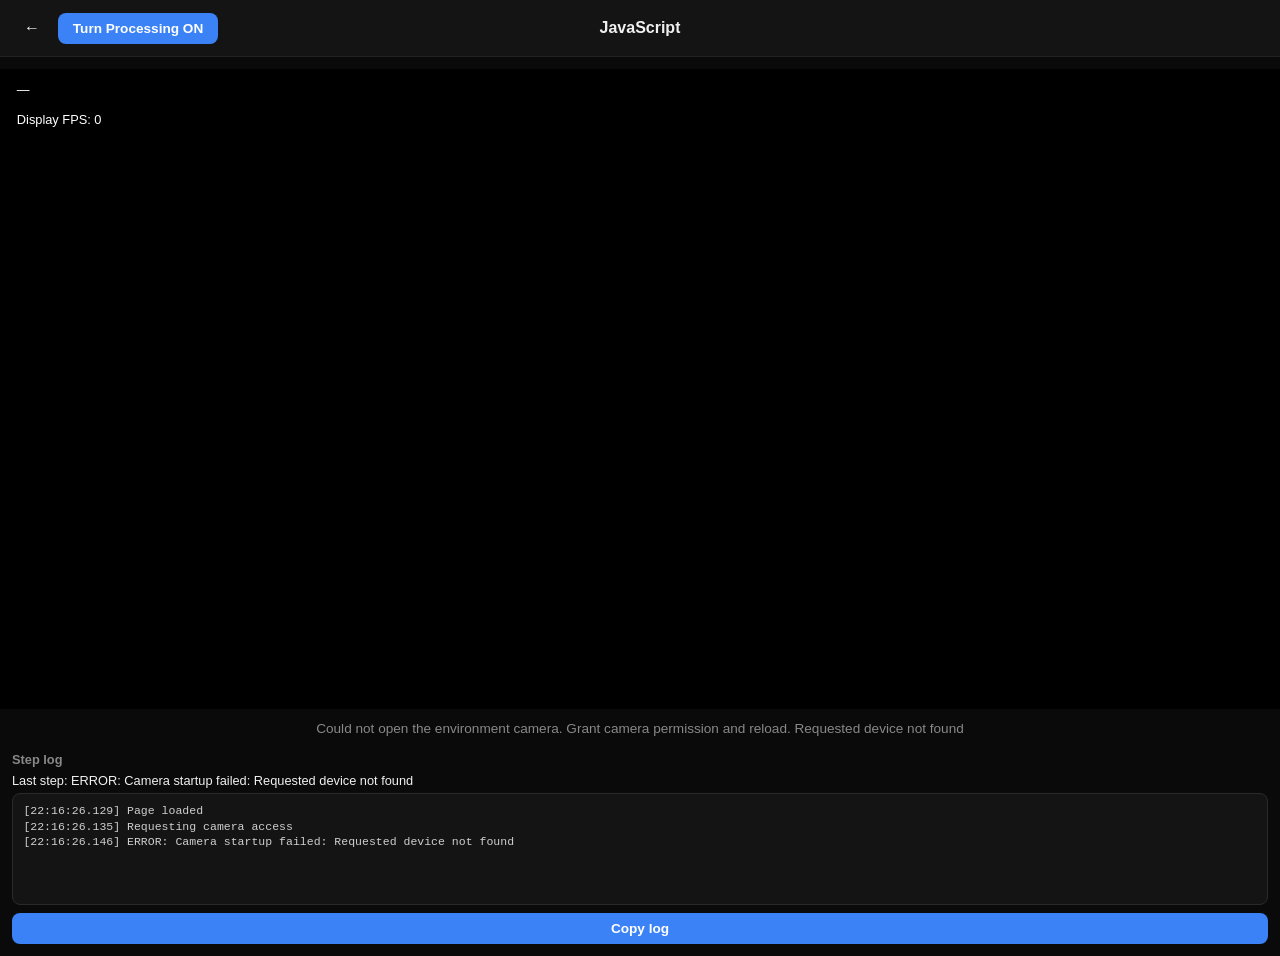
<file: experiment02/javascript.html>
<!DOCTYPE html>
<html lang="en">
<head>
  <meta charset="UTF-8">
  <meta name="viewport" content="width=device-width, initial-scale=1.0, maximum-scale=1.0, user-scalable=no, viewport-fit=cover">
  <link rel="icon" href="data:,">
  <title>JavaScript Test</title>
  <link rel="stylesheet" href="styles.css">
</head>
<body>
  <header class="top-bar top-bar-test">
    <a class="icon-btn" href="index.html" aria-label="Back">←</a>
    <button id="toggleProcessing" class="action-btn toggle-processing-btn" type="button">Turn Processing ON</button>
    <h1 id="pageTitle">JavaScript</h1>
  </header>

  <main class="main-content main-content--test">
    <div class="stage">
      <canvas id="preview"></canvas>
      <div class="fps-overlay">
        <div id="resolutionLabel" class="fps-label">—</div>
        <div id="displayFps" class="fps-label">Display FPS: 0</div>
        <div id="processingFps" class="fps-label hidden">Processing FPS: 0</div>
        <div id="jsComputeMs" class="fps-label fps-label-timing hidden">JS compute (avg): — ms</div>
      </div>
    </div>
    <p id="status" class="status-text">Requesting camera…</p>
    <section class="step-log-panel">
      <h2>Step log</h2>
      <p id="lastStep">Last step: —</p>
      <pre id="stepLog"></pre>
      <button id="copyStepLogBtn" class="action-btn step-log-copy-btn" type="button">Copy log</button>
    </section>
  </main>

  <video id="camera" playsinline muted hidden></video>
  <script src="step-log.js?v=8"></script>
  <script src="fps-utils.js?v=8"></script>
  <script src="image-processing.js?v=8"></script>
  <script src="test-runner.js?v=8"></script>
  <script>
    Exp02Log.step('Page loaded');
    Exp02TestRunner.startTestRunner({
      title: 'JavaScript',
      storageKey: 'exp02-js-fps',
      processFrame(imageData, width, height) {
        return cannyEdgeDetect(imageData, width, height);
      },
    });
  </script>
</body>
</html>
</file>
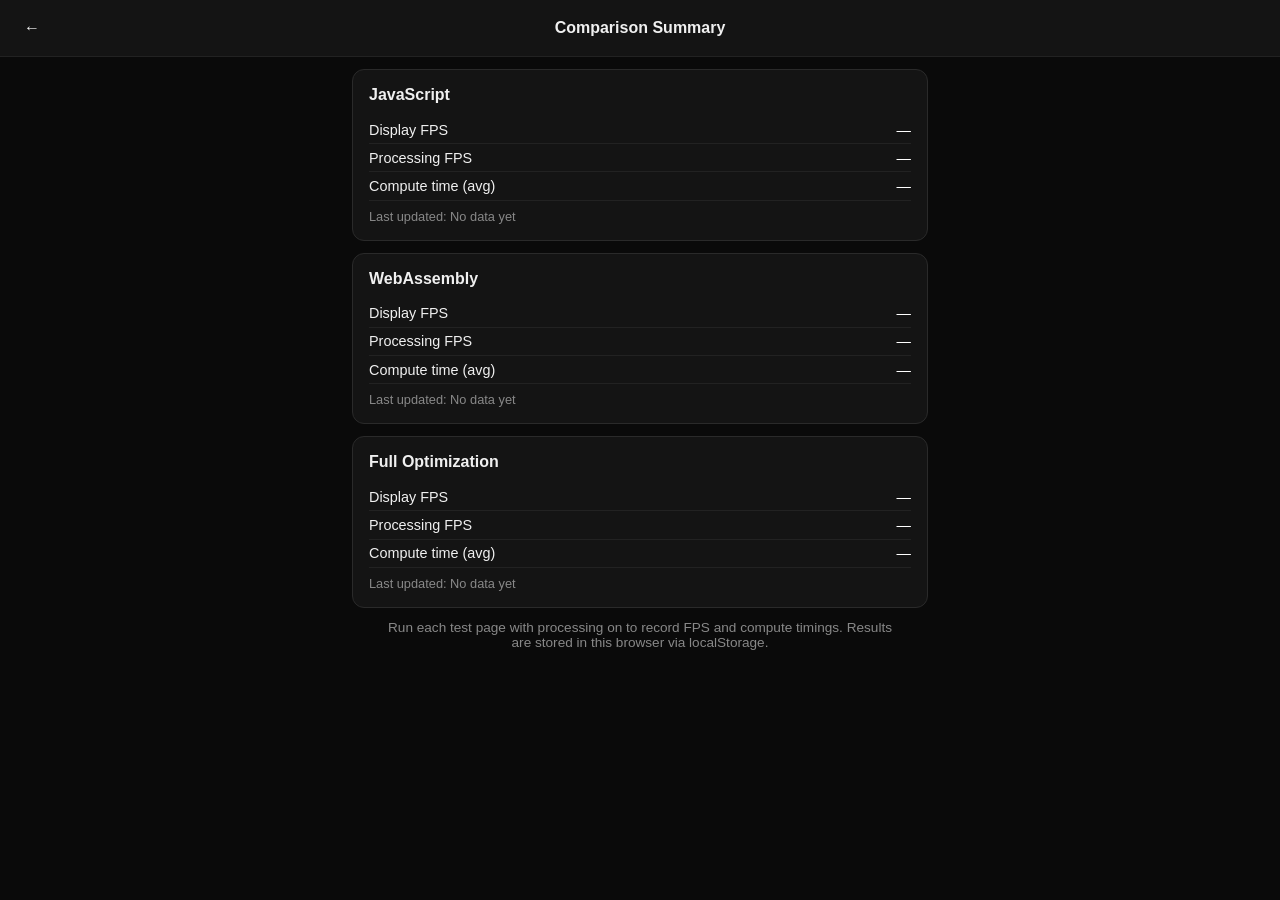
<file: experiment02/summary.html>
<!DOCTYPE html>
<html lang="en">
<head>
  <meta charset="UTF-8">
  <meta name="viewport" content="width=device-width, initial-scale=1.0, maximum-scale=1.0, user-scalable=no, viewport-fit=cover">
  <link rel="icon" href="data:,">
  <title>Comparison Summary</title>
  <link rel="stylesheet" href="styles.css">
</head>
<body>
  <header class="top-bar">
    <a class="icon-btn" href="index.html" aria-label="Back">←</a>
    <h1>Comparison Summary</h1>
    <span style="width:2.5rem"></span>
  </header>

  <main class="main-content">
    <div class="summary-grid" id="summaryGrid"></div>
    <p class="status-text">Run each test page with processing on to record FPS and compute timings. Results are stored in this browser via localStorage.</p>
  </main>

  <script src="fps-utils.js"></script>
  <script>
    const cases = [
      { key: 'exp02-js-fps', title: 'JavaScript' },
      { key: 'exp02-wasm-fps', title: 'WebAssembly' },
      { key: 'exp02-full-optimization-fps', title: 'Full Optimization' },
    ];

    function formatFps(value) {
      return typeof value === 'number' ? value + ' FPS' : '—';
    }

    function formatComputeMs(value) {
      return typeof value === 'number' ? value.toFixed(2) + ' ms' : '—';
    }

    function formatUpdatedAt(value) {
      if (!value) return 'No data yet';
      try {
        return new Date(value).toLocaleString();
      } catch {
        return value;
      }
    }

    const grid = document.getElementById('summaryGrid');

    for (const testCase of cases) {
      const stored = Exp02Fps.readStoredFps(testCase.key);
      const card = document.createElement('section');
      card.className = 'summary-card';
      card.innerHTML =
        '<h2>' + testCase.title + '</h2>' +
        '<div class="summary-row"><span>Display FPS</span><span class="value">' + formatFps(stored && stored.displayFps) + '</span></div>' +
        '<div class="summary-row"><span>Processing FPS</span><span class="value">' + formatFps(stored && stored.processingFps) + '</span></div>' +
        '<div class="summary-row"><span>Compute time (avg)</span><span class="value">' + formatComputeMs(stored && stored.computeMs) + '</span></div>' +
        '<p class="summary-meta">Last updated: ' + formatUpdatedAt(stored && stored.updatedAt) + '</p>';
      grid.appendChild(card);
    }
  </script>
</body>
</html>
</file>
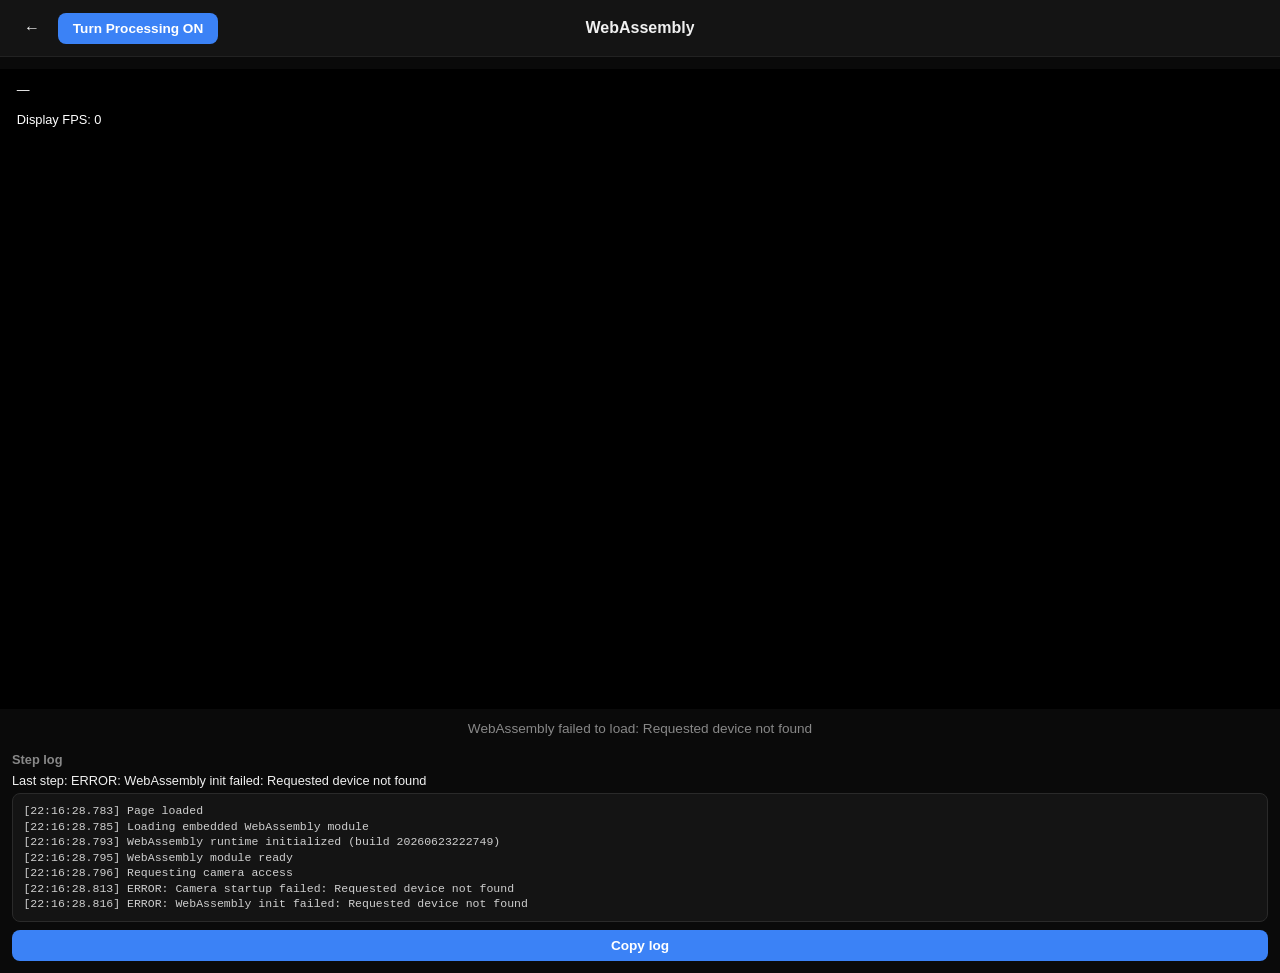
<file: experiment02/wasm.html>
<!DOCTYPE html>
<html lang="en">
<head>
  <meta charset="UTF-8">
  <meta name="viewport" content="width=device-width, initial-scale=1.0, maximum-scale=1.0, user-scalable=no, viewport-fit=cover">
  <link rel="icon" href="data:,">
  <title>WebAssembly Test</title>
  <link rel="stylesheet" href="styles.css">
</head>
<body>
  <header class="top-bar top-bar-test">
    <a class="icon-btn" href="index.html" aria-label="Back">←</a>
    <button id="toggleProcessing" class="action-btn toggle-processing-btn" type="button">Turn Processing ON</button>
    <h1 id="pageTitle">WebAssembly</h1>
  </header>

  <main class="main-content main-content--test">
    <div class="stage">
      <canvas id="preview"></canvas>
      <div class="fps-overlay">
        <div id="resolutionLabel" class="fps-label">—</div>
        <div id="displayFps" class="fps-label">Display FPS: 0</div>
        <div id="processingFps" class="fps-label hidden">Processing FPS: 0</div>
        <div id="wasmTimingGroup" class="wasm-timing-group hidden">
          <div id="wasmCopyInMs" class="fps-label fps-label-timing">WASM copy in (avg): — ms</div>
          <div id="wasmComputeMs" class="fps-label fps-label-timing">WASM compute (avg): — ms</div>
          <div id="wasmTotalMs" class="fps-label fps-label-timing">WASM total (avg): — ms</div>
        </div>
      </div>
    </div>
    <p id="status" class="status-text">Loading WebAssembly…</p>
    <section class="step-log-panel">
      <h2>Step log</h2>
      <p id="lastStep">Last step: —</p>
      <pre id="stepLog"></pre>
      <button id="copyStepLogBtn" class="action-btn step-log-copy-btn" type="button">Copy log</button>
    </section>
  </main>

  <video id="camera" playsinline muted hidden></video>
  <script src="step-log.js?v=8"></script>
  <script src="fps-utils.js?v=8"></script>
  <script src="test-runner.js?v=8"></script>
  <script src="image-processing-wasm.js?v=8"></script>
  <script src="wasm-bridge.js?v=8"></script>
  <script>
    Exp02Log.step('Page loaded');
    Exp02Wasm.initWasmBridge()
      .then(() => {
        Exp02Log.step('WebAssembly module ready');
        return Exp02TestRunner.startTestRunner({
        title: 'WebAssembly',
        storageKey: 'exp02-wasm-fps',
        onReady(width, height) {
          Exp02Wasm.setupWasmBuffers(width, height);
        },
        onResize(width, height) {
          Exp02Wasm.setupWasmBuffers(width, height);
        },
        processFrame(imageData, width, height) {
          return Exp02Wasm.processFrameWasm(imageData, width, height);
        },
        });
      })
      .catch((error) => {
        Exp02Log.error('WebAssembly init failed: ' + (error.message || error));
        document.getElementById('status').textContent =
          'WebAssembly failed to load: ' + (error.message || error);
        console.error(error);
      });
  </script>
</body>
</html>
</file>
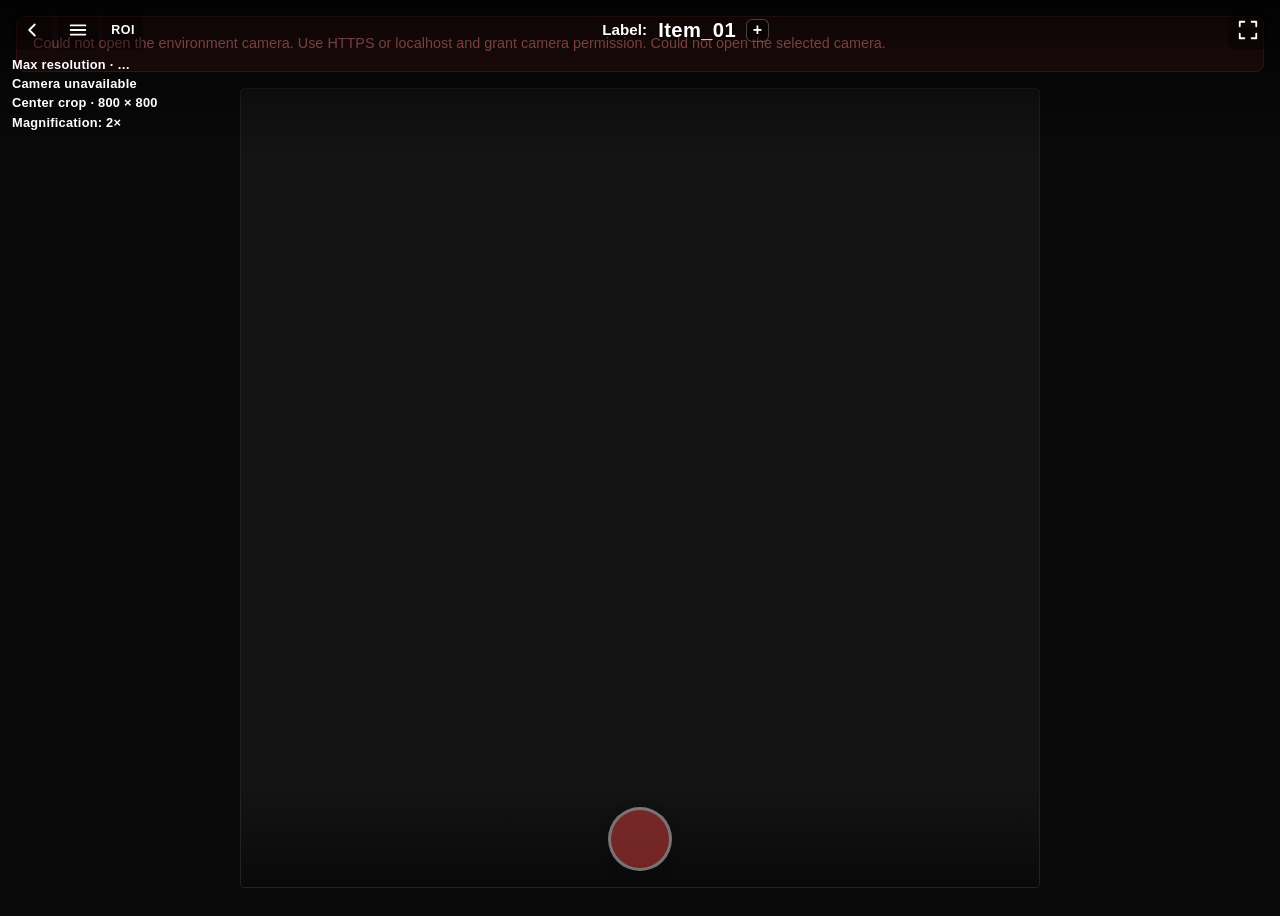
<file: image_capture/image_capture.html>
<!DOCTYPE html>
<html lang="en">
<head>
  <meta charset="UTF-8">
  <meta name="viewport" content="width=device-width, initial-scale=1.0, maximum-scale=1.0, user-scalable=no, viewport-fit=cover">
  <link rel="icon" href="data:,">
  <title>Item_01</title>
  <style>
    *, *::before, *::after { box-sizing: border-box; margin: 0; padding: 0; }

    :root {
      --bg: #0a0a0a;
      --surface: #141414;
      --text: #f0f0f0;
      --muted: #888;
      --accent: #3b82f6;
      --accent-pressed: #2563eb;
      --safe-top: env(safe-area-inset-top, 0px);
      --safe-bottom: env(safe-area-inset-bottom, 0px);
    }

    html, body {
      height: 100%;
      background: var(--bg);
      color: var(--text);
      font-family: -apple-system, BlinkMacSystemFont, "Segoe UI", Roboto, Helvetica, Arial, sans-serif;
      -webkit-tap-highlight-color: transparent;
      overflow-x: hidden;
    }

    body {
      display: flex;
      flex-direction: column;
      min-height: 100dvh;
      padding-bottom: calc(1rem + var(--safe-bottom));
    }

    .top-bar {
      display: flex;
      flex-wrap: nowrap;
      align-items: center;
      gap: 0.35rem;
      min-height: 2.5rem;
    }

    .overlay-btn {
      display: flex;
      align-items: center;
      justify-content: center;
      flex-shrink: 0;
      width: 2.5rem;
      height: 2.5rem;
      background: rgba(0, 0, 0, 0.35);
      border: none;
      color: #fff;
      cursor: pointer;
      border-radius: 8px;
      touch-action: manipulation;
      pointer-events: auto;
    }

    .overlay-btn:active { background: rgba(0, 0, 0, 0.55); }

    .roi-btn {
      width: auto;
      min-width: 2.5rem;
      padding: 0 0.5rem;
      font-size: 0.78rem;
      font-weight: 700;
      letter-spacing: 0.04em;
    }

    .roi-btn.active {
      background: rgba(59, 130, 246, 0.92);
    }

    h1 {
      font-weight: 600;
      letter-spacing: 0.02em;
      color: #fff;
      text-shadow: 0 1px 3px rgba(0, 0, 0, 0.6);
    }

    .page-title-row {
      display: flex;
      flex: 1;
      align-items: center;
      justify-content: center;
      gap: 0.35rem;
      min-width: 0;
      pointer-events: none;
    }

    .page-title-group {
      display: flex;
      align-items: center;
      justify-content: center;
      gap: 0.25rem;
      min-width: 0;
      max-width: 100%;
    }

    .label-prefix-text {
      flex-shrink: 0;
      display: inline-block;
      font-size: 0.95rem;
      font-weight: 600;
      line-height: 1.2;
      color: #fff;
      text-shadow: 0 1px 3px rgba(0, 0, 0, 0.6);
    }

    #pageTitle {
      pointer-events: auto;
      cursor: pointer;
      padding: 0.2rem 0.35rem;
      border-radius: 8px;
      min-width: 0;
      max-width: 100%;
      overflow: hidden;
      text-overflow: ellipsis;
      white-space: nowrap;
      text-align: center;
      font-size: 1.26rem;
    }

    #pageTitle:active {
      background: rgba(0, 0, 0, 0.35);
    }

    .label-increment-btn {
      pointer-events: auto;
      flex-shrink: 0;
      display: flex;
      align-items: center;
      justify-content: center;
      width: 1.45rem;
      height: 1.45rem;
      padding: 0;
      font-size: 1rem;
      font-weight: 700;
      line-height: 1;
      color: #fff;
      background: rgba(0, 0, 0, 0.35);
      border: 1px solid rgba(255, 255, 255, 0.25);
      border-radius: 6px;
      cursor: pointer;
      touch-action: manipulation;
    }

    .label-increment-btn:active {
      background: rgba(0, 0, 0, 0.55);
    }

    .label-increment-btn.hidden {
      display: none;
    }

    .page-title-input {
      pointer-events: auto;
      font-size: 1.26rem;
      font-weight: 600;
      letter-spacing: 0.02em;
      text-align: center;
      color: #fff;
      background: rgba(0, 0, 0, 0.45);
      border: 1px solid rgba(255, 255, 255, 0.35);
      border-radius: 8px;
      padding: 0.2rem 0.35rem;
      min-width: 0;
      max-width: 100%;
      width: min(10rem, 42vw);
      outline: none;
      text-shadow: none;
    }

    .page-title-input::placeholder {
      color: rgba(255, 255, 255, 0.5);
    }

    .stats {
      margin-top: 0.35rem;
      font-size: 0.8rem;
      color: rgba(255, 255, 255, 0.75);
      line-height: 1.4;
      text-align: left;
      text-shadow: 0 1px 2px rgba(0, 0, 0, 0.6);
    }

    .stats span {
      color: #fff;
      font-variant-numeric: tabular-nums;
    }

    main {
      flex: 1;
      display: flex;
      flex-direction: column;
      padding: 0 0 0.75rem;
    }

    .zoom-section {
      display: flex;
      flex-direction: column;
      align-items: center;
      padding: 0 0.75rem;
    }

    .zoom-label {
      font-size: 0.75rem;
      color: var(--muted);
      text-transform: uppercase;
      letter-spacing: 0.06em;
    }

    .zoom-view {
      width: 100%;
      max-width: min(100vw - 1.5rem, var(--crop-max, 800px));
      aspect-ratio: 1 / 1;
      background: var(--surface);
      border: 1px solid #222;
      border-radius: 4px;
      overflow: hidden;
      position: relative;
    }

    .zoom-view canvas {
      display: block;
      width: 100%;
      height: auto;
      aspect-ratio: 1 / 1;
    }

    .zoom-view.full-frame {
      max-width: 100%;
      aspect-ratio: var(--frame-aspect, 4 / 3);
    }

    .zoom-view.full-frame canvas {
      aspect-ratio: var(--frame-aspect, 4 / 3);
    }

    .metrics-region-overlay {
      position: absolute;
      inset: 0;
      width: 100%;
      height: 100%;
      pointer-events: none;
      z-index: 1;
    }

    .screen-overlay {
      position: fixed;
      inset: 0;
      z-index: 20;
      pointer-events: none;
    }

    .zoom-overlay {
      position: absolute;
      inset: 0;
      display: flex;
      flex-direction: column;
      justify-content: flex-end;
      pointer-events: none;
      z-index: 6;
    }

    .roi-editor {
      position: absolute;
      inset: 0;
      z-index: 5;
      pointer-events: none;
      user-select: none;
    }

    .roi-rect {
      position: absolute;
      border: 2px solid #fff;
      box-shadow: 0 0 0 9999px rgba(0, 0, 0, 0.4);
      pointer-events: none;
    }

    .roi-edge {
      position: absolute;
      pointer-events: auto;
      touch-action: none;
    }

    .roi-edge-top,
    .roi-edge-bottom {
      left: 18px;
      right: 18px;
      height: 36px;
    }

    .roi-edge-top { top: -18px; }
    .roi-edge-bottom { bottom: -18px; }

    .roi-edge-left,
    .roi-edge-right {
      top: 18px;
      bottom: 18px;
      width: 36px;
    }

    .roi-edge-left { left: -18px; }
    .roi-edge-right { right: -18px; }

    .roi-edge::after {
      content: "";
      position: absolute;
      left: 50%;
      top: 50%;
      background: #fff;
      border-radius: 2px;
      box-shadow: 0 0 0 1px rgba(0, 0, 0, 0.5);
      transform: translate(-50%, -50%);
    }

    .roi-edge-top::after,
    .roi-edge-bottom::after {
      width: 2.25rem;
      height: 4px;
    }

    .roi-edge-left::after,
    .roi-edge-right::after {
      width: 4px;
      height: 2.25rem;
    }

    .roi-select {
      position: absolute;
      left: 50%;
      top: 50%;
      z-index: 1;
      transform: translate(-50%, -50%);
      display: flex;
      flex-direction: column;
      align-items: center;
      gap: 0.4rem;
      pointer-events: none;
    }

    .roi-select-btn {
      pointer-events: auto;
      touch-action: manipulation;
      padding: 0.7rem 1.05rem;
      border: none;
      border-radius: 999px;
      background: var(--accent);
      color: #fff;
      font-size: 0.95rem;
      font-weight: 700;
      white-space: nowrap;
      letter-spacing: 0.01em;
      box-shadow: 0 2px 10px rgba(0, 0, 0, 0.45);
      cursor: pointer;
    }

    .roi-select-size {
      color: #fff;
      font-size: 0.85rem;
      font-weight: 600;
      font-variant-numeric: tabular-nums;
      letter-spacing: 0.02em;
      line-height: 1.2;
      white-space: nowrap;
      text-shadow: 0 1px 3px rgba(0, 0, 0, 0.7);
    }

    .roi-select-btn:active {
      background: var(--accent-pressed);
    }

    .zoom-overlay-top {
      display: flex;
      flex-direction: column;
      gap: 0.35rem;
      padding: calc(0.65rem + var(--safe-top)) 0.75rem 1.5rem;
      background: linear-gradient(
        to bottom,
        rgba(0, 0, 0, 0.72) 0%,
        rgba(0, 0, 0, 0.35) 55%,
        transparent 100%
      );
    }

    .view-info {
      display: flex;
      flex-direction: column;
      align-items: flex-start;
      gap: 0.12rem;
    }

    .view-info .stats,
    .view-info .zoom-label,
    .view-info .quality-metric {
      margin: 0;
      display: block;
      font-size: 0.8rem;
      font-weight: 600;
      font-variant-numeric: tabular-nums;
      letter-spacing: 0.02em;
      line-height: 1.35;
      text-transform: none;
      text-align: left;
      color: #fff;
      text-shadow: 0 1px 2px rgba(0, 0, 0, 0.6);
    }

    .view-info .stats span {
      color: inherit;
      font-weight: inherit;
      font-variant-numeric: inherit;
    }

    .focus-meter {
      position: absolute;
      left: 0.75rem;
      top: 0;
      display: flex;
      flex-direction: column;
      align-items: flex-start;
      gap: 0.35rem;
      pointer-events: none;
    }

    .focus-meter-value {
      font-size: 0.8rem;
      font-weight: 600;
      line-height: 1.2;
      color: #fff;
      font-variant-numeric: tabular-nums;
      text-shadow: 0 1px 2px rgba(0, 0, 0, 0.7);
    }

    .focus-meter-bar {
      position: relative;
      width: 1.15rem;
      height: 50dvh;
      border-radius: 6px;
      overflow: hidden;
      border: 1px solid rgba(255, 255, 255, 0.55);
      box-shadow: 0 1px 4px rgba(0, 0, 0, 0.45);
    }

    .focus-meter-fill {
      position: absolute;
      inset: 0;
      background: linear-gradient(
        to top,
        #eab308 0%,
        #eab308 42%,
        #22c55e 60%,
        #14532d 100%
      );
    }

    .focus-meter-level {
      position: absolute;
      left: 0;
      right: 0;
      height: 6px;
      background: #fff;
      box-shadow: 0 0 0 1px rgba(0, 0, 0, 0.55);
      bottom: 0;
      transform: translateY(50%);
    }

    .zoom-overlay-bottom {
      position: relative;
      display: flex;
      justify-content: center;
      align-items: center;
      min-height: calc(4rem + 2.5rem);
      padding: 1.5rem 0.85rem 1rem;
      background: linear-gradient(
        to top,
        rgba(0, 0, 0, 0.55) 0%,
        transparent 100%
      );
    }

    .saved-filename-field {
      position: absolute;
      right: 0.85rem;
      top: 50%;
      transform: translateY(-50%);
      pointer-events: auto;
      min-width: 0;
      width: min(12rem, 40vw);
      max-width: calc(100% - 5.5rem);
      padding: 0.4rem 0.55rem;
      font-size: 0.75rem;
      color: #fff;
      background: rgba(0, 0, 0, 0.45);
      border: 1px solid rgba(255, 255, 255, 0.25);
      border-radius: 6px;
      text-overflow: ellipsis;
      overflow: hidden;
      white-space: nowrap;
    }

    .saved-filename-field.hidden {
      display: none;
    }

    .histogram-overlay {
      position: absolute;
      left: 0.65rem;
      bottom: 0.65rem;
      pointer-events: none;
      z-index: 3;
      border-radius: 4px;
      overflow: hidden;
    }

    .histogram-overlay canvas {
      display: block;
      width: 140px;
      height: 90px;
    }

    .capture-btn {
      width: 4rem;
      height: 4rem;
      border-radius: 50%;
      border: 3px solid rgba(255, 255, 255, 0.9);
      background: #ef4444;
      box-shadow: 0 2px 10px rgba(0, 0, 0, 0.4);
      cursor: pointer;
      touch-action: manipulation;
      pointer-events: auto;
      flex-shrink: 0;
      padding: 0;
    }

    .capture-btn:active:not(:disabled) {
      background: #dc2626;
      transform: scale(0.96);
    }

    .capture-btn:disabled {
      opacity: 0.45;
      cursor: not-allowed;
    }

    .hidden {
      display: none !important;
    }

    .error {
      margin: 1rem;
      padding: 1rem;
      background: #2a1010;
      border: 1px solid #5c2020;
      border-radius: 8px;
      color: #f88;
      font-size: 0.9rem;
      line-height: 1.5;
      display: none;
    }

    .error.visible { display: block; }

    #video {
      position: fixed;
      left: 0;
      top: 0;
      width: 100%;
      height: 100%;
      object-fit: cover;
      opacity: 0;
      pointer-events: none;
      z-index: -1;
    }
  </style>
</head>
<body>
  <p class="error" id="error"></p>

  <div class="screen-overlay" id="screenOverlay">
    <div class="zoom-overlay-top">
      <div class="top-bar">
        <button class="overlay-btn back-btn" id="backBtn" type="button" aria-label="Back to tools">
          <svg width="22" height="22" viewBox="0 0 24 24" fill="none" stroke="currentColor" stroke-width="2" stroke-linecap="round" stroke-linejoin="round" aria-hidden="true">
            <path d="M15 18l-6-6 6-6"/>
          </svg>
        </button>
        <button class="overlay-btn menu-btn" id="menuBtn" type="button" aria-label="Settings">
          <svg width="22" height="22" viewBox="0 0 24 24" fill="none" stroke="currentColor" stroke-width="2" stroke-linecap="round" aria-hidden="true">
            <line x1="4" y1="7" x2="20" y2="7"/>
            <line x1="4" y1="12" x2="20" y2="12"/>
            <line x1="4" y1="17" x2="20" y2="17"/>
          </svg>
        </button>
        <button class="overlay-btn roi-btn" id="roiBtn" type="button" aria-pressed="false">ROI</button>
        <div class="page-title-row">
          <span class="label-prefix-text">Label:</span>
          <div class="page-title-group">
            <h1 id="pageTitle" title="Tap to edit image label">Item_01</h1>
            <button
              class="label-increment-btn hidden"
              id="labelIncrementBtn"
              type="button"
              aria-label="Increment label number"
            >+</button>
          </div>
        </div>
        <button class="overlay-btn fullscreen-btn" id="fullscreenBtn" type="button" aria-label="Enter fullscreen">
          <svg class="fullscreen-enter-icon" width="22" height="22" viewBox="0 0 24 24" fill="none" stroke="currentColor" stroke-width="2" stroke-linecap="round" stroke-linejoin="round" aria-hidden="true">
            <path d="M8 3H3v5M16 3h5v5M16 21h5v-5M8 21H3v-5"/>
          </svg>
          <svg class="fullscreen-exit-icon hidden" width="22" height="22" viewBox="0 0 24 24" fill="none" stroke="currentColor" stroke-width="2" stroke-linecap="round" stroke-linejoin="round" aria-hidden="true">
            <path d="M8 3v3H3M16 3v3h5M16 21v-3h5M8 21v-3H3"/>
          </svg>
        </button>
      </div>
      <div class="view-info">
        <span class="stats" id="maxResolutionLabel">Max resolution · …</span>
        <span class="stats" id="resolutionLabel">Starting camera…</span>
        <span class="zoom-label" id="zoomLabel">Center crop · 800 × 800</span>
        <span class="stats" id="magnificationLabel">Magnification: 2×</span>
        <span class="quality-metric hidden" id="focusScoreLabel">Focus score · 0.0</span>
        <span class="quality-metric hidden" id="maxPixelCountLabel">Max Pixel Count · 0</span>
      </div>
    </div>
    <div class="focus-meter hidden" id="focusMeter">
      <span class="focus-meter-value" id="focusMeterValue">0.0</span>
      <div class="focus-meter-bar" aria-hidden="true">
        <div class="focus-meter-fill"></div>
        <div class="focus-meter-level" id="focusMeterLevel"></div>
      </div>
    </div>
  </div>

  <main>
    <section class="zoom-section" aria-label="Center zoom">
      <div class="zoom-view">
        <canvas id="zoomCanvas" width="800" height="800"></canvas>
        <canvas id="metricsRegionCanvas" class="metrics-region-overlay hidden"></canvas>
        <div class="zoom-overlay">
          <div class="zoom-overlay-bottom">
            <button class="capture-btn" id="captureBtn" type="button" aria-label="Save PNG" disabled></button>
            <input
              type="text"
              class="saved-filename-field hidden"
              id="savedFilenameField"
              readonly
              aria-live="polite"
              aria-label="Saved filename"
            >
          </div>
        </div>
        <div class="histogram-overlay hidden" id="histogramOverlay">
          <canvas id="histogramCanvas" width="140" height="90"></canvas>
        </div>
        <div class="roi-editor hidden" id="roiEditor">
          <div class="roi-rect" id="roiRect">
            <div class="roi-edge roi-edge-top" data-edge="top"></div>
            <div class="roi-edge roi-edge-right" data-edge="right"></div>
            <div class="roi-edge roi-edge-bottom" data-edge="bottom"></div>
            <div class="roi-edge roi-edge-left" data-edge="left"></div>
          </div>
          <div class="roi-select">
            <button class="roi-select-btn" id="roiSelectBtn" type="button">Select ROI</button>
            <span class="roi-select-size" id="roiSelectSize"></span>
          </div>
        </div>
      </div>
    </section>
  </main>

  <video id="video" playsinline autoplay muted></video>
  <canvas id="cropCanvas" hidden></canvas>

  <script src="settings.js"></script>
  <script src="image-quality.js"></script>
  <script src="image-processing.js"></script>
  <script src="barcode-detection.js"></script>
  <script>
    const video = document.getElementById('video');
    const zoomCanvas = document.getElementById('zoomCanvas');
    const zoomCtx = zoomCanvas.getContext('2d');
    const resolutionLabel = document.getElementById('resolutionLabel');
    const magnificationLabel = document.getElementById('magnificationLabel');
    const errorEl = document.getElementById('error');
    const captureBtn = document.getElementById('captureBtn');
    const savedFilenameField = document.getElementById('savedFilenameField');
    const backBtn = document.getElementById('backBtn');
    const menuBtn = document.getElementById('menuBtn');
    const roiBtn = document.getElementById('roiBtn');
    const roiEditor = document.getElementById('roiEditor');
    const roiRect = document.getElementById('roiRect');
    const roiSelectBtn = document.getElementById('roiSelectBtn');
    const roiSelectSize = document.getElementById('roiSelectSize');
    let roiEditMode = false;
    let roiDraft = null;
    let roiDrag = null;
    const fullscreenBtn = document.getElementById('fullscreenBtn');
    const fullscreenEnterIcon = fullscreenBtn.querySelector('.fullscreen-enter-icon');
    const fullscreenExitIcon = fullscreenBtn.querySelector('.fullscreen-exit-icon');
    const pageTitle = document.getElementById('pageTitle');
    const labelIncrementBtn = document.getElementById('labelIncrementBtn');
    const maxResolutionLabel = document.getElementById('maxResolutionLabel');
    const zoomLabel = document.getElementById('zoomLabel');
    const focusScoreLabel = document.getElementById('focusScoreLabel');
    const focusMeter = document.getElementById('focusMeter');
    const focusMeterValue = document.getElementById('focusMeterValue');
    const focusMeterLevel = document.getElementById('focusMeterLevel');
    const FOCUS_METER_MIN = 10;
    const FOCUS_METER_GREEN = 40;
    const FOCUS_METER_MAX = 60;
    const FOCUS_COLOR_YELLOW = [234, 179, 8];
    const FOCUS_COLOR_GREEN = [34, 197, 94];
    const FOCUS_COLOR_DARK = [20, 83, 45];
    let lastFocusScore = null;
    const maxPixelCountLabel = document.getElementById('maxPixelCountLabel');
    const histogramOverlay = document.getElementById('histogramOverlay');
    const histogramCanvas = document.getElementById('histogramCanvas');
    const histogramCtx = histogramCanvas.getContext('2d');
    const metricsRegionCanvas = document.getElementById('metricsRegionCanvas');
    const metricsRegionCtx = metricsRegionCanvas.getContext('2d');
    const zoomView = document.querySelector('.zoom-view');

    const cropCanvas = document.getElementById('cropCanvas');
    const cropCtx = cropCanvas.getContext('2d', { willReadFrequently: true });

    let centerLoopActive = false;
    let centerInFlight = false;
    let appSettings = loadSettings();

    let lastProcessingKey = '';
    let savedFilenameTimeout = null;
    let saveInProgress = false;

    function showSavedFilename(filename) {
      if (savedFilenameTimeout) {
        clearTimeout(savedFilenameTimeout);
        savedFilenameTimeout = null;
      }

      savedFilenameField.value = filename;
      savedFilenameField.classList.remove('hidden');

      savedFilenameTimeout = setTimeout(() => {
        savedFilenameField.classList.add('hidden');
        savedFilenameField.value = '';
        savedFilenameTimeout = null;
      }, 5000);
    }

    function updatePageTitle() {
      const label = String(appSettings.imageLabel ?? '').trim();
      const title = label || DEFAULT_IMAGE_LABEL;
      pageTitle.textContent = title;
      document.title = title;
      labelIncrementBtn.classList.toggle('hidden', !labelEndsWithNumber(label));
    }

    function incrementPageLabelNumber() {
      const previousLabel = String(appSettings.imageLabel ?? '').trim();
      const nextLabel = incrementLabelTrailingNumber(previousLabel);
      if (nextLabel === previousLabel) return;

      appSettings.imageLabel = nextLabel;
      appSettings.imageCounter = DEFAULT_IMAGE_COUNTER;
      saveSettings(appSettings);
      updatePageTitle();
    }

    function commitPageTitleEdit(input, restorePrevious) {
      if (input.dataset.finished === 'true') return;
      input.dataset.finished = 'true';

      if (!restorePrevious) {
        const previousLabel = appSettings.imageLabel ?? '';
        const newLabel = input.value;
        const labelChanged = newLabel !== previousLabel;

        appSettings.imageLabel = newLabel;
        if (labelChanged) {
          appSettings.imageCounter = DEFAULT_IMAGE_COUNTER;
        }
        saveSettings(appSettings);
      }

      input.replaceWith(pageTitle);
      updatePageTitle();
    }

    function startPageTitleEdit() {
      if (!pageTitle.isConnected || pageTitle.parentElement?.querySelector('.page-title-input')) {
        return;
      }

      const input = document.createElement('input');
      input.type = 'text';
      input.className = 'page-title-input';
      input.value = appSettings.imageLabel ?? '';
      input.placeholder = DEFAULT_IMAGE_LABEL;
      input.maxLength = 64;
      input.autocomplete = 'off';
      input.spellcheck = false;
      input.setAttribute('aria-label', 'Image label');

      labelIncrementBtn.classList.add('hidden');
      pageTitle.replaceWith(input);
      input.focus();
      input.select();

      input.addEventListener('keydown', (event) => {
        if (event.key === 'Enter') {
          event.preventDefault();
          commitPageTitleEdit(input, false);
        } else if (event.key === 'Escape') {
          event.preventDefault();
          commitPageTitleEdit(input, true);
        }
      });

      input.addEventListener('blur', () => {
        commitPageTitleEdit(input, false);
      });
    }

    function updateZoomLabel(width, height) {
      const modeLabel = getProcessingLabel(appSettings);
      const mode = modeLabel ? ` · ${modeLabel}` : '';
      if (isRoiCrop(appSettings.cropSize)) {
        zoomLabel.textContent = width && height
          ? `ROI · ${width} × ${height}${mode}`
          : `ROI${mode}`;
        return;
      }

      if (isNoCrop(appSettings.cropSize)) {
        zoomLabel.textContent = width && height
          ? `Full image · ${width} × ${height}${mode}`
          : `Full image${mode}`;
        return;
      }

      const size = width || appSettings.cropSize;
      zoomLabel.textContent = `Center crop · ${size} × ${size}${mode}`;
    }

    function syncProcessingState() {
      const roi = sanitizeRoi(appSettings.cropRoi);
      const key = [
        appSettings.imageProcessing,
        appSettings.movingAverageRatio,
        appSettings.cropSize,
        roi ? `${roi.x},${roi.y},${roi.width},${roi.height}` : '',
        appSettings.barcodeDecoder,
        appSettings.barcodeFormat
      ].join(':');

      if (key !== lastProcessingKey) {
        resetMovingAverage();
        resetBarcodeDetection();
        lastProcessingKey = key;
      }
    }

    function applyCropSize(size) {
      appSettings.cropSize = size;
      const variable = isNoCrop(size) || isRoiCrop(size);
      zoomView.classList.toggle('full-frame', variable);
      if (variable) {
        zoomView.style.removeProperty('--crop-max');
      } else {
        zoomView.style.removeProperty('--frame-aspect');
        zoomView.style.setProperty('--crop-max', `${size}px`);
      }

      const roi = isRoiCrop(size) ? sanitizeRoi(appSettings.cropRoi) : null;
      if (roi) {
        zoomView.style.setProperty('--frame-aspect', `${roi.width} / ${roi.height}`);
        updateZoomLabel(roi.width, roi.height);
        return;
      }

      updateZoomLabel(variable ? 0 : size, variable ? 0 : size);
    }

    function layoutRoiEditor() {
      if (!roiEditMode || !roiDraft) return;

      const frameW = video.videoWidth || zoomCanvas.width;
      const frameH = video.videoHeight || zoomCanvas.height;
      if (!frameW || !frameH) return;

      roiDraft = clampRoiToFrame(roiDraft, frameW, frameH);
      roiRect.style.left = `${(roiDraft.x / frameW) * 100}%`;
      roiRect.style.top = `${(roiDraft.y / frameH) * 100}%`;
      roiRect.style.width = `${(roiDraft.width / frameW) * 100}%`;
      roiRect.style.height = `${(roiDraft.height / frameH) * 100}%`;
      roiSelectSize.textContent = `${roiDraft.width}x${roiDraft.height}`;
    }

    function nearestRoiEdge(clientX, clientY) {
      const bounds = roiRect.getBoundingClientRect();
      const slop = 36;
      const withinY = clientY >= bounds.top - slop && clientY <= bounds.bottom + slop;
      const withinX = clientX >= bounds.left - slop && clientX <= bounds.right + slop;
      const options = [];

      if (withinY) {
        options.push({ edge: 'left', dist: Math.abs(clientX - bounds.left) });
        options.push({ edge: 'right', dist: Math.abs(clientX - bounds.right) });
      }
      if (withinX) {
        options.push({ edge: 'top', dist: Math.abs(clientY - bounds.top) });
        options.push({ edge: 'bottom', dist: Math.abs(clientY - bounds.bottom) });
      }

      options.sort((a, b) => a.dist - b.dist);
      if (!options.length || options[0].dist > slop) return null;
      return options[0].edge;
    }

    function nudgeRoiEdge(roi, edge, step, frameW, frameH) {
      let { x, y, width, height } = roi;
      const minWidth = Math.min(minimumCropSize(), frameW);
      const minHeight = Math.min(minimumCropSize(), frameH);

      if (edge === 'left') {
        const next = Math.min(Math.max(0, x + step), x + width - minWidth);
        width -= next - x;
        x = next;
      } else if (edge === 'right') {
        width = Math.min(Math.max(minWidth, width + step), frameW - x);
      } else if (edge === 'top') {
        const next = Math.min(Math.max(0, y + step), y + height - minHeight);
        height -= next - y;
        y = next;
      } else if (edge === 'bottom') {
        height = Math.min(Math.max(minHeight, height + step), frameH - y);
      }

      return clampRoiToFrame({ x, y, width, height }, frameW, frameH);
    }

    function imagePointFromClient(clientX, clientY) {
      const bounds = zoomCanvas.getBoundingClientRect();
      const frameW = video.videoWidth || zoomCanvas.width;
      const frameH = video.videoHeight || zoomCanvas.height;
      if (!bounds.width || !bounds.height || !frameW || !frameH) return null;

      return {
        x: ((clientX - bounds.left) / bounds.width) * frameW,
        y: ((clientY - bounds.top) / bounds.height) * frameH,
        frameW,
        frameH
      };
    }

    function onRoiPointerDown(event) {
      if (!roiEditMode) return;
      const edge = nearestRoiEdge(event.clientX, event.clientY) || event.currentTarget.dataset.edge;
      const point = imagePointFromClient(event.clientX, event.clientY);
      if (!edge || !point) return;

      event.preventDefault();
      event.stopPropagation();
      event.currentTarget.setPointerCapture(event.pointerId);
      roiDrag = {
        pointerId: event.pointerId,
        edge,
        lastX: point.x,
        lastY: point.y,
        acc: 0
      };
    }

    function onRoiPointerMove(event) {
      if (!roiDrag || event.pointerId !== roiDrag.pointerId) return;
      const point = imagePointFromClient(event.clientX, event.clientY);
      if (!point || !roiDraft) return;

      event.preventDefault();
      const delta = roiDrag.edge === 'left' || roiDrag.edge === 'right'
        ? point.x - roiDrag.lastX
        : point.y - roiDrag.lastY;
      roiDrag.lastX = point.x;
      roiDrag.lastY = point.y;
      roiDrag.acc += delta;

      let changed = false;
      while (Math.abs(roiDrag.acc) >= ROI_STEP) {
        const step = roiDrag.acc > 0 ? ROI_STEP : -ROI_STEP;
        roiDrag.acc -= step;
        roiDraft = nudgeRoiEdge(roiDraft, roiDrag.edge, step, point.frameW, point.frameH);
        changed = true;
      }

      if (changed) layoutRoiEditor();
    }

    function onRoiPointerUp(event) {
      if (!roiDrag || event.pointerId !== roiDrag.pointerId) return;
      roiDrag = null;
    }

    function exitRoiEdit() {
      roiEditMode = false;
      roiDrag = null;
      roiBtn.classList.remove('active');
      roiBtn.setAttribute('aria-pressed', 'false');
      roiEditor.classList.add('hidden');
    }

    function enterRoiEdit() {
      const frameW = video.videoWidth;
      const frameH = video.videoHeight;
      roiDraft = frameW && frameH
        ? clampRoiToFrame(appSettings.cropRoi, frameW, frameH)
        : (sanitizeRoi(appSettings.cropRoi) || { x: 0, y: 0, width: DEFAULT_CROP_SIZE, height: DEFAULT_CROP_SIZE });
      roiEditMode = true;
      appSettings.cropSize = NO_CROP;
      saveSettings(appSettings);
      applyCropSize(NO_CROP);
      syncProcessingState();
      roiBtn.classList.add('active');
      roiBtn.setAttribute('aria-pressed', 'true');
      roiEditor.classList.remove('hidden');
      layoutRoiEditor();
    }

    function confirmRoiSelection() {
      const frameW = video.videoWidth;
      const frameH = video.videoHeight;
      if (!frameW || !frameH || !roiDraft) return;

      const roi = clampRoiToFrame(roiDraft, frameW, frameH);
      appSettings.cropRoi = roi;
      appSettings.cropSize = ROI_CROP;
      saveSettings(appSettings);
      exitRoiEdit();
      applyCropSize(ROI_CROP);
      syncProcessingState();
    }

    function ensureCenterCanvases(width, height) {
      if (cropCanvas.width !== width || cropCanvas.height !== height) {
        cropCanvas.width = width;
        cropCanvas.height = height;
      }
      if (zoomCanvas.width !== width || zoomCanvas.height !== height) {
        zoomCanvas.width = width;
        zoomCanvas.height = height;
        updateZoomLabel(width, height);
      }
    }

    function qualityMetricsActive() {
      return Boolean(
        appSettings.qualityMetrics?.focusScore ||
        appSettings.qualityMetrics?.showHistogram
      );
    }

    function updateMetricsRegionOverlay(width, height) {
      if (!qualityMetricsActive()) {
        metricsRegionCanvas.classList.add('hidden');
        return;
      }

      if (metricsRegionCanvas.width !== width || metricsRegionCanvas.height !== height) {
        metricsRegionCanvas.width = width;
        metricsRegionCanvas.height = height;
      }

      const circleColor = appSettings.qualityMetrics?.focusScore && lastFocusScore != null
        ? focusScoreColor(lastFocusScore)
        : 'rgba(255, 255, 255, 0.5)';
      drawMetricsRegionOverlay(metricsRegionCtx, width, height, circleColor);
      metricsRegionCanvas.classList.remove('hidden');
    }

    function mixColor(from, to, amount) {
      const t = Math.min(1, Math.max(0, amount));
      const channels = from.map((channel, index) => Math.round(channel + (to[index] - channel) * t));
      return `rgb(${channels[0]}, ${channels[1]}, ${channels[2]})`;
    }

    function focusScoreColor(score) {
      const span = FOCUS_METER_MAX - FOCUS_METER_MIN;
      const position = Math.min(1, Math.max(0, ((Number(score) || 0) - FOCUS_METER_MIN) / span));
      const yellowHold = 0.42;
      const greenAt = (FOCUS_METER_GREEN - FOCUS_METER_MIN) / span;
      if (position <= yellowHold) {
        return mixColor(FOCUS_COLOR_YELLOW, FOCUS_COLOR_YELLOW, 0);
      }
      if (position <= greenAt) {
        return mixColor(FOCUS_COLOR_YELLOW, FOCUS_COLOR_GREEN, (position - yellowHold) / (greenAt - yellowHold));
      }
      return mixColor(FOCUS_COLOR_GREEN, FOCUS_COLOR_DARK, (position - greenAt) / (1 - greenAt));
    }

    function placeFocusMeter() {
      const info = document.querySelector('.view-info');
      const host = focusMeter.parentElement;
      const bar = focusMeter.querySelector('.focus-meter-bar');
      if (!info || !host || !bar) return;
      const line = info.querySelector('.stats');
      const lineHeight = line ? line.getBoundingClientRect().height : 18;
      const top = info.getBoundingClientRect().bottom - host.getBoundingClientRect().top + lineHeight * 2;
      const safeTop = Math.max(0, top);
      focusMeter.style.top = `${safeTop}px`;

      const hostHeight = host.getBoundingClientRect().height;
      const valueHeight = focusMeterValue.getBoundingClientRect().height || lineHeight;
      const gap = 6;
      const bottomGap = 12;
      const available = hostHeight - safeTop - valueHeight - gap - bottomGap;
      const preferred = hostHeight * 0.5;
      bar.style.height = `${Math.max(0, Math.min(preferred, available))}px`;
    }

    function hideFocusMeter() {
      focusMeter.classList.add('hidden');
      lastFocusScore = null;
    }

    function updateFocusMeter(score) {
      const value = Number(score) || 0;
      lastFocusScore = value;
      const clamped = Math.min(FOCUS_METER_MAX, Math.max(FOCUS_METER_MIN, value));
      const ratio = (clamped - FOCUS_METER_MIN) / (FOCUS_METER_MAX - FOCUS_METER_MIN);
      focusMeterLevel.style.bottom = `${ratio * 100}%`;
      focusMeterValue.textContent = value.toFixed(1);
      focusMeter.classList.remove('hidden');
      placeFocusMeter();
    }

    function updateQualityMetricsOverlay() {
      if (!appSettings.qualityMetrics?.focusScore) {
        resetFocusScoreHistory();
        focusScoreLabel.classList.add('hidden');
        hideFocusMeter();
      }
      if (!appSettings.qualityMetrics?.showHistogram) {
        histogramOverlay.classList.add('hidden');
        maxPixelCountLabel.classList.add('hidden');
      }
      if (!qualityMetricsActive()) {
        metricsRegionCanvas.classList.add('hidden');
      }
    }

    function updateFocusScore(cropped) {
      if (!appSettings.qualityMetrics?.focusScore) {
        resetFocusScoreHistory();
        focusScoreLabel.classList.add('hidden');
        hideFocusMeter();
        return;
      }

      recordFocusScore(computeFocusScore(cropped));
      const score = getSmoothedFocusScore();
      focusScoreLabel.textContent = formatFocusScore(score);
      focusScoreLabel.classList.remove('hidden');
      updateFocusMeter(score);
    }

    function updateHistogram(cropped) {
      if (!appSettings.qualityMetrics?.showHistogram) {
        histogramOverlay.classList.add('hidden');
        maxPixelCountLabel.classList.add('hidden');
        return;
      }

      const bins = computeGrayscaleHistogram(cropped);
      const topBrightness = topBrightnessFromHistogram(bins, BRIGHTNESS_TOP_RANK);
      drawHistogram(
        histogramCtx,
        bins,
        histogramCanvas.width,
        histogramCanvas.height
      );
      maxPixelCountLabel.textContent = formatMaxPixelCount(topBrightness);
      maxPixelCountLabel.classList.remove('hidden');
      histogramOverlay.classList.remove('hidden');
    }

    function updateQualityMetrics(metricsSample) {
      if (!metricsSample) {
        updateQualityMetricsOverlay();
        return;
      }

      updateFocusScore(metricsSample);
      updateHistogram(metricsSample);
    }

    function sampleQualityMetrics(cropCanvas) {
      if (!qualityMetricsActive()) {
        return null;
      }

      return sampleCenterRegionFromCanvas(cropCanvas);
    }

    function applyStoredSettings() {
      const previousResolution = appSettings.imageResolution;
      const previousMagnification = Number(appSettings.imageMagnification);
      const previousCamera = appSettings.cameraSelection;
      appSettings = loadSettings();
      appSettings.imageMagnification = normalizeImageMagnification(appSettings.imageMagnification);
      appSettings.cameraSelection = normalizeCameraSelection(appSettings.cameraSelection);
      updatePageTitle();
      applyCropSize(appSettings.cropSize);
      syncProcessingState();
      updateQualityMetricsOverlay();
      updateStats();
      return {
        resolutionChanged: previousResolution !== appSettings.imageResolution,
        magnificationChanged: previousMagnification !== appSettings.imageMagnification,
        cameraChanged: previousCamera !== appSettings.cameraSelection
      };
    }

    async function applyZoomToActiveTrack() {
      const track = video.srcObject?.getVideoTracks?.()[0];
      if (!track) return;

      try {
        await applyZoom(track);
        updateStats();
      } catch (err) {
        console.error('Failed to apply magnification:', err);
      }
    }

    async function restartCamera() {
      stopRenderLoops();
      video.srcObject?.getTracks?.().forEach((t) => t.stop());
      captureBtn.disabled = true;
      await init();
    }

    async function storeCameraOptionsForSettings() {
      if (!video.srcObject) {
        return;
      }

      try {
        await refreshAndStoreCameraOptions();
      } catch (err) {
        console.error('Failed to enumerate cameras:', err);
      }
    }

    function showError(message) {
      errorEl.textContent = message;
      errorEl.classList.add('visible');
      resolutionLabel.textContent = 'Camera unavailable';
    }

    function updateMaxResolutionLabel(maxWidth, maxHeight) {
      if (maxWidth && maxHeight) {
        maxResolutionLabel.textContent = `Max resolution · ${maxWidth} × ${maxHeight}`;
        return;
      }

      const w = video.videoWidth;
      const h = video.videoHeight;
      maxResolutionLabel.textContent = w && h
        ? `Max resolution · ${w} × ${h}`
        : 'Max resolution · unavailable';
    }

    async function openCameraStream(videoConstraints) {
      return navigator.mediaDevices.getUserMedia({
        video: videoConstraints,
        audio: false
      });
    }

    function sizeConstraint(width, height, strict) {
      if (strict) {
        return {
          width: { min: width, ideal: width },
          height: { min: height, ideal: height }
        };
      }

      return {
        width: { ideal: width },
        height: { ideal: height }
      };
    }

    function resolutionAttempts(requested, requestMax) {
      const attempts = [
        sizeConstraint(requested.width, requested.height, true),
        sizeConstraint(requested.width, requested.height, false)
      ];

      if (requestMax) {
        const fallbacks = [
          [3840, 2160],
          [1920, 1440],
          [1920, 1080],
          [1280, 720]
        ];
        for (const [width, height] of fallbacks) {
          if (width < requested.width || height < requested.height) {
            attempts.push(sizeConstraint(width, height, false));
          }
        }
      }

      attempts.push(null);
      return attempts;
    }

    async function readCameraResolutionCaps(cameraSelection) {
      const probeOrder = [
        buildVideoConstraintsForCamera(cameraSelection, sizeConstraint(4096, 3024, false)),
        buildVideoConstraintsForCamera(cameraSelection)
      ];

      for (const videoConstraints of probeOrder) {
        try {
          const temp = await openCameraStream(videoConstraints);
          const track = temp.getVideoTracks()[0];
          const caps = track.getCapabilities?.() ?? {};
          const settings = track.getSettings?.() ?? {};
          temp.getTracks().forEach((item) => item.stop());
          return {
            maxWidth: caps.width?.max ?? settings.width ?? null,
            maxHeight: caps.height?.max ?? settings.height ?? null
          };
        } catch {
          // This browser rejected the probe. Try the next one.
        }
      }

      return { maxWidth: null, maxHeight: null };
    }

    async function raiseTrackResolution(track, requested) {
      const attempts = [
        sizeConstraint(requested.width, requested.height, false),
        { advanced: [sizeConstraint(requested.width, requested.height, false)] },
        sizeConstraint(requested.width, requested.height, true)
      ];

      for (const constraints of attempts) {
        try {
          await track.applyConstraints(constraints);
          const settings = track.getSettings?.() ?? {};
          const width = settings.width || 0;
          const height = settings.height || 0;
          if (width >= requested.width * 0.9 && height >= requested.height * 0.9) {
            return true;
          }
        } catch {
          // Try the next constraint format supported by this browser.
        }
      }

      return false;
    }

    async function getMaxResolutionStream() {
      const cameraSelection = normalizeCameraSelection(appSettings.cameraSelection);
      const { maxWidth, maxHeight } = await readCameraResolutionCaps(cameraSelection);
      const requested = getRequestedResolution(appSettings.imageResolution, maxWidth, maxHeight);
      const requestMax = appSettings.imageResolution === 'max';

      for (const size of resolutionAttempts(requested, requestMax)) {
        try {
          const stream = await openCameraStream(
            buildVideoConstraintsForCamera(cameraSelection, size || {})
          );
          const track = stream.getVideoTracks()[0];
          if (size) {
            await raiseTrackResolution(track, {
              width: size.width.ideal,
              height: size.height.ideal
            });
          }

          const settings = track.getSettings?.() ?? {};
          const grantedWidth = settings.width || 0;
          const grantedHeight = settings.height || 0;
          const dimensionsKnown = grantedWidth > 0 && grantedHeight > 0;
          const closeEnough = !size || !dimensionsKnown || (
            grantedWidth >= size.width.ideal * 0.9 &&
            grantedHeight >= size.height.ideal * 0.9
          );

          if (closeEnough || !size) {
            return { stream, maxWidth, maxHeight, grantedWidth, grantedHeight };
          }

          stream.getTracks().forEach((item) => item.stop());
        } catch {
          // Try the next resolution. Zoom is applied later so it cannot
          // reject the high-resolution request.
        }
      }

      throw new Error('Could not open the selected camera.');
    }

    async function applyZoom(track) {
      const capabilities = track.getCapabilities?.() ?? {};
      const requested = normalizeImageMagnification(appSettings.imageMagnification);
      appSettings.imageMagnification = requested;

      if (!capabilities.zoom) {
        return false;
      }

      const attempts = [
        { zoom: requested },
        { advanced: [{ zoom: requested }] }
      ];

      for (const constraints of attempts) {
        try {
          await track.applyConstraints(constraints);
          return true;
        } catch {
          // Try the next constraint format supported by this browser.
        }
      }

      return false;
    }

    function updateStats() {
      const magnification = normalizeImageMagnification(appSettings.imageMagnification);
      const w = video.videoWidth;
      const h = video.videoHeight;

      magnificationLabel.textContent = `Magnification: ${magnification}×`;
      resolutionLabel.textContent = w && h
        ? `Resolution: ${w} × ${h}`
        : 'Resolution: …';
    }

    function getCenterCropRegion(vw, vh, size) {
      if (isNoCrop(size)) {
        return { srcX: 0, srcY: 0, width: vw, height: vh };
      }

      if (isRoiCrop(size)) {
        const roi = clampRoiToFrame(appSettings.cropRoi, vw, vh);
        return { srcX: roi.x, srcY: roi.y, width: roi.width, height: roi.height };
      }

      const squareSize = Math.min(Number(size), vw, vh);
      return {
        srcX: (vw - squareSize) / 2,
        srcY: (vh - squareSize) / 2,
        width: squareSize,
        height: squareSize
      };
    }

    function startRenderLoops() {
      stopRenderLoops();
      centerLoopActive = true;
      queueCenterFrame();
    }

    function stopRenderLoops() {
      centerLoopActive = false;
      centerInFlight = false;
    }

    function queueCenterFrame() {
      if (!centerLoopActive || centerInFlight) return;

      const vw = video.videoWidth;
      const vh = video.videoHeight;
      if (!vw || !vh) {
        setTimeout(queueCenterFrame, 16);
        return;
      }

      centerInFlight = true;
      const centerCrop = getCenterCropRegion(vw, vh, appSettings.cropSize);

      setTimeout(() => {
        if (!centerLoopActive) {
          centerInFlight = false;
          return;
        }

        try {
          renderCenterView(video, centerCrop);
        } catch (err) {
          console.error('Center view render failed:', err);
        } finally {
          centerInFlight = false;
          if (centerLoopActive) {
            queueCenterFrame();
          }
        }
      }, 0);
    }

    function renderCenterView(source, frame) {
      const { srcX, srcY, width, height } = frame;

      if (isNoCrop(appSettings.cropSize) || isRoiCrop(appSettings.cropSize)) {
        zoomView.style.setProperty('--frame-aspect', `${width} / ${height}`);
      }

      if (roiEditMode) layoutRoiEditor();

      ensureCenterCanvases(width, height);

      cropCtx.drawImage(
        source,
        srcX, srcY, width, height,
        0, 0, width, height
      );

      const metricsSample = sampleQualityMetrics(cropCanvas);

      zoomCtx.clearRect(0, 0, width, height);

      if (appSettings.imageProcessing === 'barcodeDetection') {
        zoomCtx.drawImage(cropCanvas, 0, 0, width, height);
        scheduleBarcodeDetection(cropCanvas, appSettings);
        drawBarcodeOverlay(zoomCtx, getLastBarcodeResult(), width);
        updateQualityMetrics(metricsSample);
        updateMetricsRegionOverlay(width, height);
        return;
      }

      syncProcessingState();

      if (appSettings.imageProcessing === 'none') {
        zoomCtx.drawImage(cropCanvas, 0, 0, width, height);
      } else {
        const frameData = cropCtx.getImageData(0, 0, width, height);
        const processed = applyImageProcessing(frameData, appSettings);
        cropCtx.putImageData(processed, 0, 0);
        zoomCtx.drawImage(cropCanvas, 0, 0, width, height);
      }

      updateQualityMetrics(metricsSample);
      updateMetricsRegionOverlay(width, height);
    }

    function captureFrameForSave() {
      const vw = video.videoWidth;
      const vh = video.videoHeight;
      if (!vw || !vh) {
        return false;
      }

      const centerCrop = getCenterCropRegion(vw, vh, appSettings.cropSize);
      renderCenterView(video, centerCrop);
      return true;
    }

    function exportCanvasForSave() {
      const width = cropCanvas.width;
      const height = cropCanvas.height;
      if (!width || !height) {
        return zoomCanvas;
      }

      const exportCanvas = document.createElement('canvas');
      exportCanvas.width = width;
      exportCanvas.height = height;
      const exportCtx = exportCanvas.getContext('2d');
      exportCtx.drawImage(cropCanvas, 0, 0);

      if (appSettings.imageProcessing === 'barcodeDetection') {
        drawBarcodeOverlay(exportCtx, getLastBarcodeResult(), width);
      }

      return exportCanvas;
    }

    async function savePng() {
      if (saveInProgress) {
        return;
      }

      saveInProgress = true;
      captureBtn.disabled = true;

      const cameraReady = Boolean(video.srcObject && video.videoWidth);

      try {
        if (!captureFrameForSave()) {
          throw new Error('Could not capture image from camera.');
        }

        let focusScoreTag = '';
        if (appSettings.qualityMetrics?.focusScore) {
          const metricsSample = sampleCenterRegionFromCanvas(cropCanvas);
          const focusScore = metricsSample ? computeFocusScore(metricsSample) : 0;
          focusScoreTag = formatFocusScoreForFilename(focusScore);
        }

        const filename = buildImageFilename(appSettings, focusScoreTag);
        const exportCanvas = exportCanvasForSave();

        if ('showSaveFilePicker' in window) {
          const blob = await new Promise((resolve) => {
            exportCanvas.toBlob(resolve, 'image/png');
          });
          if (!blob) {
            throw new Error('Could not encode image.');
          }

          const handle = await window.showSaveFilePicker({
            suggestedName: filename,
            types: [
              {
                description: 'PNG Image',
                accept: { 'image/png': ['.png'] }
              }
            ]
          });

          const writable = await handle.createWritable();
          await writable.write(blob);
          await writable.close();
        } else {
          const link = document.createElement('a');
          link.download = filename;
          link.href = exportCanvas.toDataURL('image/png');
          link.click();
        }

        showSavedFilename(filename);
        incrementImageCounter(appSettings);
      } catch (err) {
        if (err?.name !== 'AbortError') {
          console.error('Save PNG failed:', err);
        }
      } finally {
        saveInProgress = false;
        if (cameraReady) {
          captureBtn.disabled = false;
        }
      }
    }

    async function init() {
      if (!navigator.mediaDevices?.getUserMedia) {
        showError('Camera access is not supported in this browser.');
        return;
      }

      try {
        const { stream, maxWidth, maxHeight } = await getMaxResolutionStream();
        const track = stream.getVideoTracks()[0];
        video.srcObject = stream;
        updateMaxResolutionLabel(maxWidth, maxHeight);

        await video.play();

        await new Promise((resolve) => {
          if (video.videoWidth) return resolve();
          video.addEventListener('loadedmetadata', resolve, { once: true });
        });

        video.width = video.videoWidth;
        video.height = video.videoHeight;
        await applyZoom(track);
        await raiseTrackResolution(
          track,
          getRequestedResolution(appSettings.imageResolution, maxWidth, maxHeight)
        );

        updateStats();
        captureBtn.disabled = false;
        startRenderLoops();
        await storeCameraOptionsForSettings();

        if (appSettings.imageProcessing === 'barcodeDetection') {
          setTimeout(() => enableBarcodeDetection(), 1000);
        }
      } catch (err) {
        showError(
          'Could not open the environment camera. Use HTTPS or localhost and grant camera permission. ' +
          (err.message || err.name || '')
        );
      }
    }

    captureBtn.addEventListener('click', savePng);

    function isPageFullscreenSupported() {
      const root = document.documentElement;
      if (typeof root.requestFullscreen === 'function') {
        return true;
      }

      if (typeof root.webkitRequestFullscreen !== 'function') {
        return false;
      }

      return !/iPhone|iPod/i.test(navigator.userAgent);
    }

    function isFullscreen() {
      return Boolean(document.fullscreenElement || document.webkitFullscreenElement);
    }

    function updateFullscreenButton() {
      const active = isFullscreen();
      fullscreenEnterIcon.classList.toggle('hidden', active);
      fullscreenExitIcon.classList.toggle('hidden', !active);
      fullscreenBtn.setAttribute('aria-label', active ? 'Exit fullscreen' : 'Enter fullscreen');
    }

    async function toggleFullscreen() {
      try {
        if (isFullscreen()) {
          if (document.exitFullscreen) {
            await document.exitFullscreen();
          } else if (document.webkitExitFullscreen) {
            document.webkitExitFullscreen();
          }
        } else {
          const root = document.documentElement;
          if (root.requestFullscreen) {
            await root.requestFullscreen();
          } else if (root.webkitRequestFullscreen) {
            root.webkitRequestFullscreen();
          }
        }
      } catch (err) {
        console.error('Fullscreen request failed:', err);
      }
    }

    pageTitle.addEventListener('click', startPageTitleEdit);
    labelIncrementBtn.addEventListener('click', (event) => {
      event.stopPropagation();
      incrementPageLabelNumber();
    });

    backBtn.addEventListener('click', () => {
      window.location.href = '../index.html';
    });

    menuBtn.addEventListener('click', async () => {
      await storeCameraOptionsForSettings();
      window.location.href = 'settings.html';
    });

    roiBtn.addEventListener('click', () => {
      if (roiEditMode) {
        exitRoiEdit();
        return;
      }
      enterRoiEdit();
    });

    roiSelectBtn.addEventListener('click', (event) => {
      event.stopPropagation();
      confirmRoiSelection();
    });

    roiEditor.querySelectorAll('.roi-edge').forEach((edge) => {
      edge.addEventListener('pointerdown', onRoiPointerDown, { passive: false });
      edge.addEventListener('pointermove', onRoiPointerMove, { passive: false });
      edge.addEventListener('pointerup', onRoiPointerUp);
      edge.addEventListener('pointercancel', onRoiPointerUp);
    });

    if (isPageFullscreenSupported()) {
      fullscreenBtn.addEventListener('click', toggleFullscreen);
      document.addEventListener('fullscreenchange', updateFullscreenButton);
      document.addEventListener('webkitfullscreenchange', updateFullscreenButton);
      updateFullscreenButton();
    } else {
      fullscreenBtn.classList.add('hidden');
    }

    window.addEventListener('pageshow', async (event) => {
      const { resolutionChanged, cameraChanged } = applyStoredSettings();
      if (resolutionChanged || cameraChanged || event.persisted) {
        await restartCamera();
      } else {
        await applyZoomToActiveTrack();
      }
    });

    window.addEventListener('resize', () => {
      if (video.videoWidth) updateStats();
      if (!focusMeter.classList.contains('hidden')) placeFocusMeter();
      if (roiEditMode) layoutRoiEditor();
    });

    window.addEventListener('beforeunload', () => {
      stopRenderLoops();
      video.srcObject?.getTracks?.().forEach((t) => t.stop());
    });

    applyStoredSettings();
    init();
  </script>
</body>
</html>
</file>
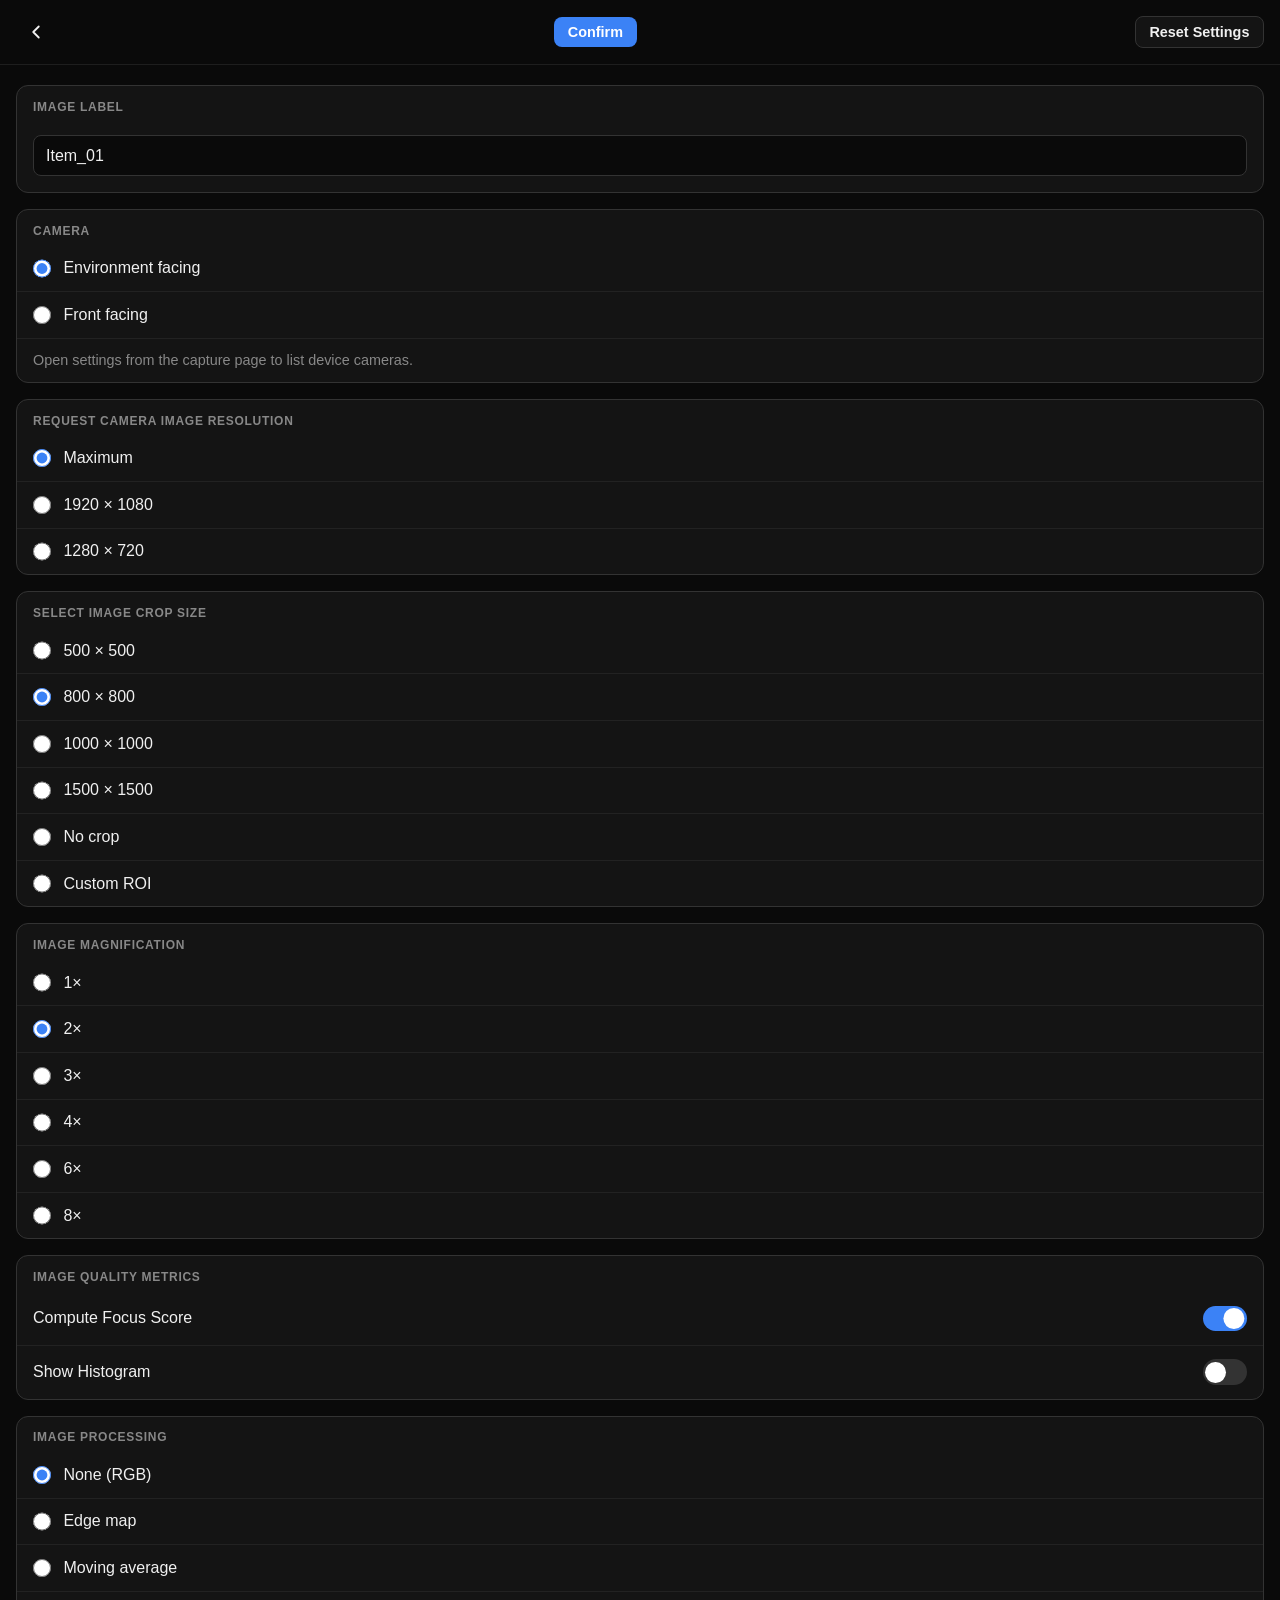
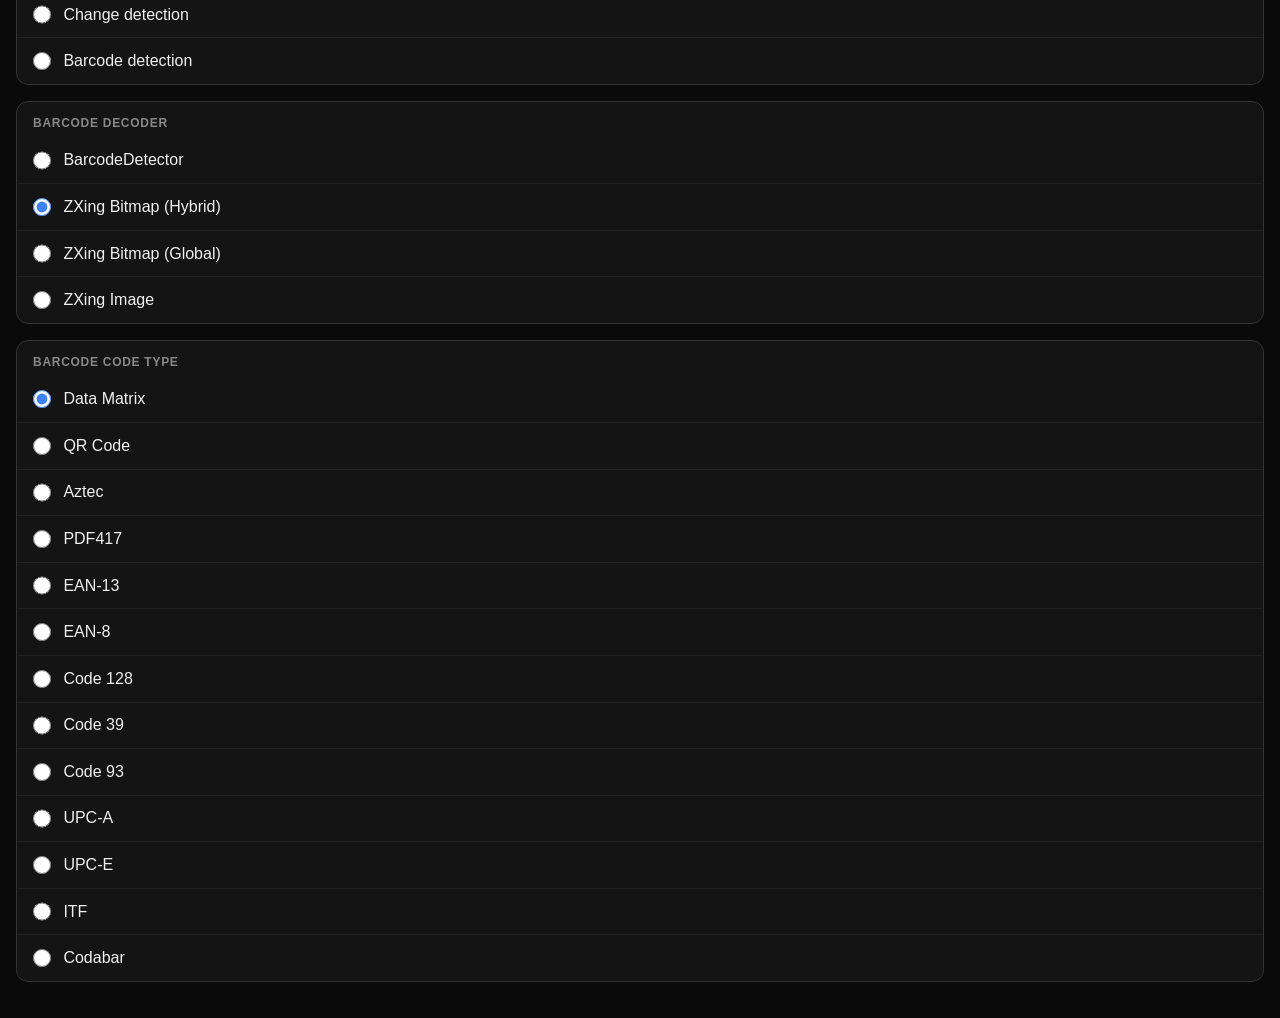
<file: image_capture/settings.html>
<!DOCTYPE html>
<html lang="en">
<head>
  <meta charset="UTF-8">
  <meta name="viewport" content="width=device-width, initial-scale=1.0, maximum-scale=1.0, user-scalable=no, viewport-fit=cover">
  <link rel="icon" href="data:,">
  <title>Settings · Image Capture</title>
  <style>
    *, *::before, *::after { box-sizing: border-box; margin: 0; padding: 0; }

    :root {
      --bg: #0a0a0a;
      --surface: #141414;
      --text: #f0f0f0;
      --muted: #888;
      --accent: #3b82f6;
      --accent-pressed: #2563eb;
      --border: #333;
      --safe-top: env(safe-area-inset-top, 0px);
      --safe-bottom: env(safe-area-inset-bottom, 0px);
    }

    html, body {
      min-height: 100%;
      background: var(--bg);
      color: var(--text);
      font-family: -apple-system, BlinkMacSystemFont, "Segoe UI", Roboto, Helvetica, Arial, sans-serif;
      -webkit-tap-highlight-color: transparent;
    }

    body {
      display: flex;
      flex-direction: column;
      min-height: 100dvh;
      padding-top: var(--safe-top);
      padding-bottom: calc(1rem + var(--safe-bottom));
    }

    .top-bar {
      display: grid;
      grid-template-columns: 2.5rem 1fr auto;
      align-items: center;
      gap: 0.5rem;
      min-height: 2.5rem;
      padding: 0.75rem 1rem;
      border-bottom: 1px solid #1e1e1e;
      flex-shrink: 0;
    }

    .back-btn {
      display: flex;
      align-items: center;
      justify-content: center;
      width: 2.5rem;
      height: 2.5rem;
      background: none;
      border: none;
      color: var(--text);
      cursor: pointer;
      border-radius: 8px;
      touch-action: manipulation;
      justify-self: start;
    }

    .back-btn:active { background: var(--surface); }

    .top-confirm-btn,
    .top-set-default-btn {
      padding: 0.45rem 0.85rem;
      font-size: 0.9rem;
      font-weight: 600;
      border-radius: 8px;
      cursor: pointer;
      touch-action: manipulation;
      white-space: nowrap;
    }

    .top-confirm-btn {
      grid-column: 2;
      justify-self: center;
      color: #fff;
      background: var(--accent);
      border: none;
    }

    .top-confirm-btn:active { background: var(--accent-pressed); }

    .top-set-default-btn {
      grid-column: 3;
      justify-self: end;
      color: var(--text);
      background: var(--surface);
      border: 1px solid var(--border);
    }

    .top-set-default-btn:active { background: #1f1f1f; }

    main {
      flex: 1;
      padding: 1.25rem 1rem;
      display: flex;
      flex-direction: column;
      gap: 1rem;
    }

    .setting-group {
      background: var(--surface);
      border: 1px solid var(--border);
      border-radius: 12px;
      overflow: hidden;
    }

    .setting-group h2 {
      padding: 0.85rem 1rem 0.5rem;
      font-size: 0.75rem;
      font-weight: 600;
      text-transform: uppercase;
      letter-spacing: 0.06em;
      color: var(--muted);
    }

    .option {
      display: flex;
      align-items: center;
      gap: 0.75rem;
      padding: 0.85rem 1rem;
      border-top: 1px solid #222;
      cursor: pointer;
      touch-action: manipulation;
    }

    .option:first-of-type { border-top: none; }

    .option input {
      width: 1.15rem;
      height: 1.15rem;
      accent-color: var(--accent);
      flex-shrink: 0;
    }

    .option span {
      font-size: 1rem;
    }

    .sub-setting {
      padding: 0.85rem 1rem 1rem;
      border-top: 1px solid #222;
    }

    .sub-setting label {
      display: flex;
      justify-content: space-between;
      align-items: center;
      font-size: 0.85rem;
      color: var(--muted);
      margin-bottom: 0.6rem;
    }

    .sub-setting input[type="range"] {
      width: 100%;
      accent-color: var(--accent);
    }

    .text-input {
      width: 100%;
      padding: 0.65rem 0.75rem;
      font-size: 1rem;
      color: var(--text);
      background: var(--bg);
      border: 1px solid var(--border);
      border-radius: 8px;
    }

    .text-input::placeholder {
      color: var(--muted);
    }

    .sub-setting.hidden {
      display: none;
    }

    .camera-status {
      padding: 0.85rem 1rem;
      font-size: 0.9rem;
      color: var(--muted);
      border-top: 1px solid #222;
    }

    .toggle-option {
      display: flex;
      align-items: center;
      justify-content: space-between;
      gap: 0.75rem;
      padding: 0.85rem 1rem;
      border-top: 1px solid #222;
      cursor: pointer;
      touch-action: manipulation;
    }

    .toggle-option:first-of-type {
      border-top: none;
    }

    .toggle-option > span:first-child {
      font-size: 1rem;
    }

    .toggle-input {
      position: absolute;
      opacity: 0;
      width: 0;
      height: 0;
      pointer-events: none;
    }

    .toggle-switch {
      position: relative;
      width: 2.75rem;
      height: 1.6rem;
      background: #333;
      border-radius: 999px;
      flex-shrink: 0;
      transition: background 0.2s;
    }

    .toggle-switch::after {
      content: '';
      position: absolute;
      top: 0.15rem;
      left: 0.15rem;
      width: 1.3rem;
      height: 1.3rem;
      background: #fff;
      border-radius: 50%;
      transition: transform 0.2s;
    }

    .toggle-input:checked + .toggle-switch {
      background: var(--accent);
    }

    .toggle-input:checked + .toggle-switch::after {
      transform: translateX(1.15rem);
    }

  </style>
</head>
<body>
  <div class="top-bar">
    <button class="back-btn" id="backBtn" type="button" aria-label="Back">
      <svg width="22" height="22" viewBox="0 0 24 24" fill="none" stroke="currentColor" stroke-width="2" stroke-linecap="round" stroke-linejoin="round" aria-hidden="true">
        <path d="M15 18l-6-6 6-6"/>
      </svg>
    </button>
    <button class="top-confirm-btn" id="topConfirmBtn" type="button">Confirm</button>
    <button class="top-set-default-btn" id="setDefaultBtn" type="button">Reset Settings</button>
  </div>

  <main>
    <div class="setting-group">
      <h2>Image label</h2>
      <div class="sub-setting" style="border-top: none;">
        <input
          type="text"
          class="text-input"
          id="imageLabel"
          placeholder="e.g. Item_01"
          maxlength="64"
          autocomplete="off"
          spellcheck="false"
        >
      </div>
    </div>

    <div class="setting-group" id="cameraSettings">
      <h2>Camera</h2>
      <div id="cameraOptions"></div>
    </div>

    <div class="setting-group">
      <h2>Request Camera Image Resolution</h2>
      <label class="option">
        <input type="radio" name="imageResolution" value="max">
        <span>Maximum</span>
      </label>
      <label class="option">
        <input type="radio" name="imageResolution" value="1920x1080">
        <span>1920 × 1080</span>
      </label>
      <label class="option">
        <input type="radio" name="imageResolution" value="1280x720">
        <span>1280 × 720</span>
      </label>
    </div>

    <div class="setting-group">
      <h2>Select Image Crop Size</h2>
      <label class="option">
        <input type="radio" name="cropSize" value="500">
        <span>500 × 500</span>
      </label>
      <label class="option">
        <input type="radio" name="cropSize" value="800">
        <span>800 × 800</span>
      </label>
      <label class="option">
        <input type="radio" name="cropSize" value="1000">
        <span>1000 × 1000</span>
      </label>
      <label class="option">
        <input type="radio" name="cropSize" value="1500">
        <span>1500 × 1500</span>
      </label>
      <label class="option">
        <input type="radio" name="cropSize" value="none">
        <span>No crop</span>
      </label>
      <label class="option">
        <input type="radio" name="cropSize" value="roi">
        <span id="roiCropLabel">Custom ROI</span>
      </label>
    </div>

    <div class="setting-group" id="magnificationSettings">
      <h2>Image Magnification</h2>
      <label class="option">
        <input type="radio" name="imageMagnification" value="1">
        <span>1×</span>
      </label>
      <label class="option">
        <input type="radio" name="imageMagnification" value="2">
        <span>2×</span>
      </label>
      <label class="option">
        <input type="radio" name="imageMagnification" value="3">
        <span>3×</span>
      </label>
      <label class="option">
        <input type="radio" name="imageMagnification" value="4">
        <span>4×</span>
      </label>
      <label class="option">
        <input type="radio" name="imageMagnification" value="6">
        <span>6×</span>
      </label>
      <label class="option">
        <input type="radio" name="imageMagnification" value="8">
        <span>8×</span>
      </label>
    </div>

    <div class="setting-group">
      <h2>Image Quality Metrics</h2>
      <label class="toggle-option" for="focusScoreToggle">
        <span>Compute Focus Score</span>
        <input type="checkbox" class="toggle-input" id="focusScoreToggle">
        <span class="toggle-switch" aria-hidden="true"></span>
      </label>
      <label class="toggle-option" for="showHistogramToggle">
        <span>Show Histogram</span>
        <input type="checkbox" class="toggle-input" id="showHistogramToggle">
        <span class="toggle-switch" aria-hidden="true"></span>
      </label>
    </div>

    <div class="setting-group">
      <h2>Image processing</h2>
      <label class="option">
        <input type="radio" name="imageProcessing" value="none">
        <span>None (RGB)</span>
      </label>
      <label class="option">
        <input type="radio" name="imageProcessing" value="edgeMap">
        <span>Edge map</span>
      </label>
      <label class="option">
        <input type="radio" name="imageProcessing" value="movingAverage">
        <span>Moving average</span>
      </label>
      <label class="option">
        <input type="radio" name="imageProcessing" value="changeDetection">
        <span>Change detection</span>
      </label>
      <label class="option">
        <input type="radio" name="imageProcessing" value="barcodeDetection">
        <span>Barcode detection</span>
      </label>
      <div class="sub-setting hidden" id="blendRatioSetting">
        <label for="movingAverageRatio">
          <span>Current frame mix</span>
          <span id="movingAverageRatioValue">0.5</span>
        </label>
        <input type="range" id="movingAverageRatio" min="0" max="100" step="1" value="50">
      </div>
    </div>

    <div class="setting-group hidden" id="barcodeSettings">
      <h2>Barcode decoder</h2>
      <label class="option">
        <input type="radio" name="barcodeDecoder" value="barcodeDetector">
        <span>BarcodeDetector</span>
      </label>
      <label class="option">
        <input type="radio" name="barcodeDecoder" value="zxingHybrid">
        <span>ZXing Bitmap (Hybrid)</span>
      </label>
      <label class="option">
        <input type="radio" name="barcodeDecoder" value="zxingGlobal">
        <span>ZXing Bitmap (Global)</span>
      </label>
      <label class="option">
        <input type="radio" name="barcodeDecoder" value="zxingImage">
        <span>ZXing Image</span>
      </label>
    </div>

    <div class="setting-group hidden" id="barcodeFormatSettings">
      <h2>Barcode code type</h2>
      <label class="option">
        <input type="radio" name="barcodeFormat" value="data_matrix">
        <span>Data Matrix</span>
      </label>
      <label class="option">
        <input type="radio" name="barcodeFormat" value="qr_code">
        <span>QR Code</span>
      </label>
      <label class="option">
        <input type="radio" name="barcodeFormat" value="aztec">
        <span>Aztec</span>
      </label>
      <label class="option">
        <input type="radio" name="barcodeFormat" value="pdf417">
        <span>PDF417</span>
      </label>
      <label class="option">
        <input type="radio" name="barcodeFormat" value="ean_13">
        <span>EAN-13</span>
      </label>
      <label class="option">
        <input type="radio" name="barcodeFormat" value="ean_8">
        <span>EAN-8</span>
      </label>
      <label class="option">
        <input type="radio" name="barcodeFormat" value="code_128">
        <span>Code 128</span>
      </label>
      <label class="option">
        <input type="radio" name="barcodeFormat" value="code_39">
        <span>Code 39</span>
      </label>
      <label class="option">
        <input type="radio" name="barcodeFormat" value="code_93">
        <span>Code 93</span>
      </label>
      <label class="option">
        <input type="radio" name="barcodeFormat" value="upc_a">
        <span>UPC-A</span>
      </label>
      <label class="option">
        <input type="radio" name="barcodeFormat" value="upc_e">
        <span>UPC-E</span>
      </label>
      <label class="option">
        <input type="radio" name="barcodeFormat" value="itf">
        <span>ITF</span>
      </label>
      <label class="option">
        <input type="radio" name="barcodeFormat" value="codabar">
        <span>Codabar</span>
      </label>
    </div>
  </main>

  <script src="settings.js"></script>
  <script>
    let settings = loadSettings();
    const imageLabelInput = document.getElementById('imageLabel');
    const focusScoreToggle = document.getElementById('focusScoreToggle');
    const showHistogramToggle = document.getElementById('showHistogramToggle');
    const ratioInput = document.getElementById('movingAverageRatio');
    const ratioValue = document.getElementById('movingAverageRatioValue');
    const blendRatioSetting = document.getElementById('blendRatioSetting');
    const barcodeSettings = document.getElementById('barcodeSettings');
    const barcodeFormatSettings = document.getElementById('barcodeFormatSettings');
    const cameraOptions = document.getElementById('cameraOptions');
    let availableCameraDeviceIds = [];

    function createCameraOption(value, label, checked) {
      const option = document.createElement('label');
      option.className = 'option';

      const input = document.createElement('input');
      input.type = 'radio';
      input.name = 'cameraSelection';
      input.value = value;
      input.checked = checked;

      const text = document.createElement('span');
      text.textContent = label;

      option.appendChild(input);
      option.appendChild(text);
      return option;
    }

    function setCameraSelectionChecked(nextSettings) {
      const selection = normalizeCameraSelection(
        nextSettings.cameraSelection,
        availableCameraDeviceIds
      );

      document.querySelectorAll('input[name="cameraSelection"]').forEach((input) => {
        input.checked = input.value === selection;
      });
    }

    function populateCameraOptions() {
      const devices = loadCameraOptions();
      availableCameraDeviceIds = devices.map((device) => device.deviceId);
      const selection = normalizeCameraSelection(
        settings.cameraSelection,
        availableCameraDeviceIds
      );

      cameraOptions.textContent = '';

      CAMERA_FACING_OPTIONS.forEach((facing) => {
        cameraOptions.appendChild(createCameraOption(
          facing,
          CAMERA_FACING_LABELS[facing],
          selection === facing
        ));
      });

      devices.forEach((device) => {
        const value = buildCameraDeviceSelectionId(device.deviceId);
        cameraOptions.appendChild(createCameraOption(
          value,
          device.label,
          selection === value
        ));
      });

      if (devices.length === 0) {
        const status = document.createElement('p');
        status.className = 'camera-status';
        status.textContent = 'Open settings from the capture page to list device cameras.';
        cameraOptions.appendChild(status);
      }
    }

    function applySettingsToForm(nextSettings) {
      imageLabelInput.value = nextSettings.imageLabel || DEFAULT_IMAGE_LABEL;

      document.querySelectorAll('input[name="imageResolution"]').forEach((input) => {
        input.checked = input.value === nextSettings.imageResolution;
      });

      document.querySelectorAll('input[name="cropSize"]').forEach((input) => {
        if (input.value === NO_CROP) {
          input.checked = isNoCrop(nextSettings.cropSize);
        } else if (input.value === ROI_CROP) {
          input.checked = isRoiCrop(nextSettings.cropSize);
        } else {
          input.checked = Number(input.value) === nextSettings.cropSize;
        }
      });

      const roiCropLabel = document.getElementById('roiCropLabel');
      if (roiCropLabel) {
        roiCropLabel.textContent = formatCustomRoiLabel(nextSettings.cropRoi);
      }

      const magnification = normalizeImageMagnification(nextSettings.imageMagnification);
      document.querySelectorAll('input[name="imageMagnification"]').forEach((input) => {
        input.checked = Number(input.value) === magnification;
      });

      focusScoreToggle.checked = Boolean(nextSettings.qualityMetrics?.focusScore);
      showHistogramToggle.checked = Boolean(nextSettings.qualityMetrics?.showHistogram);

      document.querySelectorAll('input[name="imageProcessing"]').forEach((input) => {
        input.checked = input.value === nextSettings.imageProcessing;
      });

      ratioInput.value = movingAverageRatioToSlider(nextSettings.movingAverageRatio);
      ratioValue.textContent = formatMovingAverageRatio(nextSettings.movingAverageRatio);

      document.querySelectorAll('input[name="barcodeDecoder"]').forEach((input) => {
        input.checked = input.value === nextSettings.barcodeDecoder;
      });

      document.querySelectorAll('input[name="barcodeFormat"]').forEach((input) => {
        input.checked = input.value === nextSettings.barcodeFormat;
      });

      setCameraSelectionChecked(nextSettings);
      updateProcessingSubSettings();
    }

    function updateProcessingSubSettings() {
      const mode = document.querySelector('input[name="imageProcessing"]:checked')?.value;
      const showRatio = mode === 'movingAverage' || mode === 'changeDetection';
      const showBarcode = mode === 'barcodeDetection';
      blendRatioSetting.classList.toggle('hidden', !showRatio);
      barcodeSettings.classList.toggle('hidden', !showBarcode);
      barcodeFormatSettings.classList.toggle('hidden', !showBarcode);
    }

    applySettingsToForm(settings);

    document.querySelectorAll('input[name="imageProcessing"]').forEach((input) => {
      input.addEventListener('change', updateProcessingSubSettings);
    });

    ratioInput.addEventListener('input', () => {
      const ratio = sliderToMovingAverageRatio(Number(ratioInput.value));
      ratioValue.textContent = formatMovingAverageRatio(ratio);
    });

    function goBack() {
      window.location.href = 'image_capture.html';
    }

    function saveSettingsFromForm() {
      const resolution = document.querySelector('input[name="imageResolution"]:checked');
      const imageResolution = resolution ? resolution.value : DEFAULT_IMAGE_RESOLUTION;
      const choice = document.querySelector('input[name="cropSize"]:checked');
      const cropSize = choice ? normalizeCropSize(choice.value) : DEFAULT_CROP_SIZE;
      const magnification = document.querySelector('input[name="imageMagnification"]:checked');
      const imageMagnification = magnification
        ? normalizeImageMagnification(Number(magnification.value))
        : DEFAULT_IMAGE_MAGNIFICATION;
      const processing = document.querySelector('input[name="imageProcessing"]:checked');
      const imageProcessing = processing ? processing.value : 'none';
      const movingAverageRatio = sliderToMovingAverageRatio(Number(ratioInput.value));
      const decoder = document.querySelector('input[name="barcodeDecoder"]:checked');
      const barcodeDecoder = decoder ? decoder.value : DEFAULT_BARCODE_DECODER;
      const format = document.querySelector('input[name="barcodeFormat"]:checked');
      const barcodeFormat = format ? format.value : DEFAULT_BARCODE_FORMAT;
      const camera = document.querySelector('input[name="cameraSelection"]:checked');
      const cameraSelection = camera
        ? normalizeCameraSelection(camera.value, availableCameraDeviceIds)
        : DEFAULT_CAMERA_SELECTION;
      const imageLabel = imageLabelInput.value;
      const labelChanged = imageLabel !== (settings.imageLabel ?? '');
      const imageCounter = labelChanged ? DEFAULT_IMAGE_COUNTER : settings.imageCounter;
      const qualityMetrics = {
        focusScore: focusScoreToggle.checked,
        showHistogram: showHistogramToggle.checked
      };

      saveSettings({
        imageLabel,
        imageCounter,
        imageResolution,
        cameraSelection,
        imageMagnification,
        cropSize,
        cropRoi: sanitizeRoi(settings.cropRoi),
        qualityMetrics,
        imageProcessing,
        movingAverageRatio,
        barcodeDecoder,
        barcodeFormat
      });
    }

    function confirmSettings() {
      saveSettingsFromForm();
      goBack();
    }

    function resetSettings() {
      settings = getDefaultSettings();
      saveSettings(settings);
      goBack();
    }

    document.getElementById('backBtn').addEventListener('click', confirmSettings);
    document.getElementById('topConfirmBtn').addEventListener('click', confirmSettings);
    document.getElementById('setDefaultBtn').addEventListener('click', resetSettings);

    populateCameraOptions();
  </script>
</body>
</html>
</file>
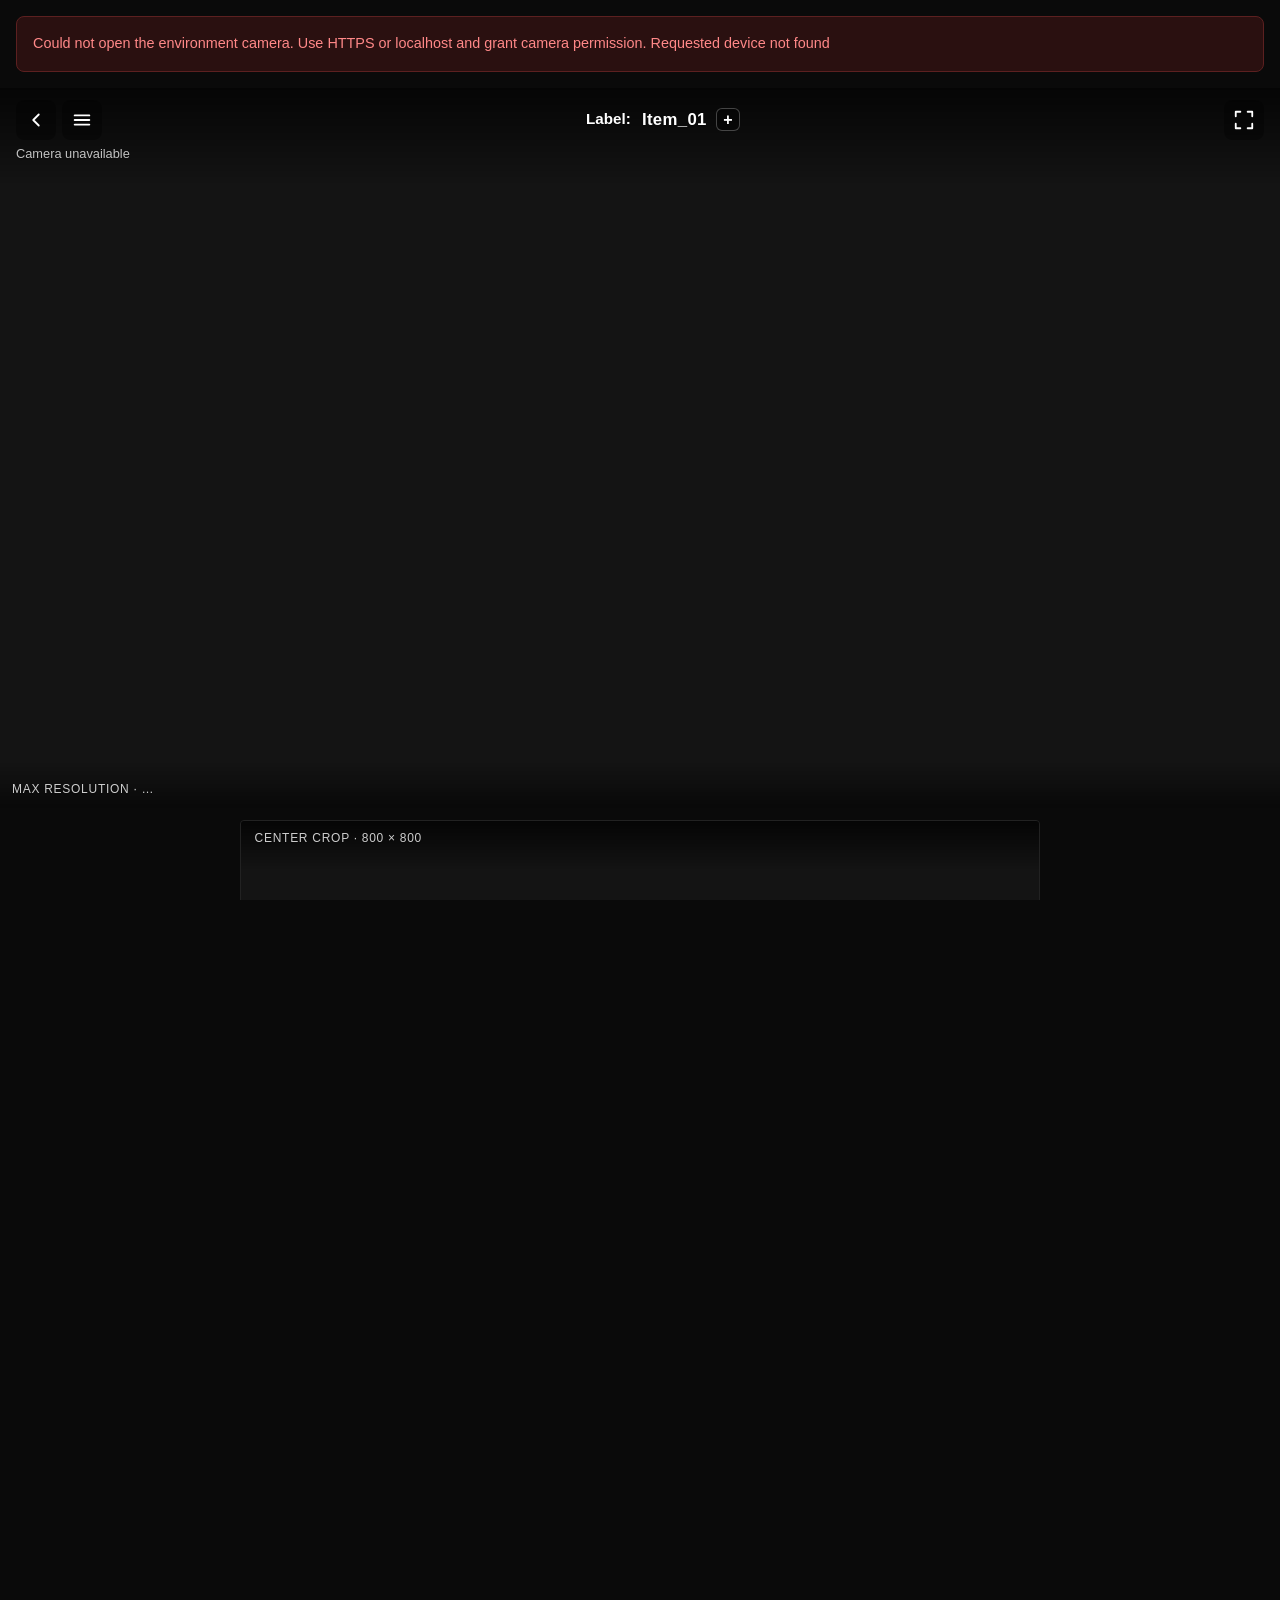
<file: image_capture_optimized/image_capture.html>
<!DOCTYPE html>
<html lang="en">
<head>
  <meta charset="UTF-8">
  <meta name="viewport" content="width=device-width, initial-scale=1.0, maximum-scale=1.0, user-scalable=no, viewport-fit=cover">
  <link rel="icon" href="data:,">
  <title>Item_01</title>
  <style>
    *, *::before, *::after { box-sizing: border-box; margin: 0; padding: 0; }

    :root {
      --bg: #0a0a0a;
      --surface: #141414;
      --text: #f0f0f0;
      --muted: #888;
      --accent: #3b82f6;
      --accent-pressed: #2563eb;
      --safe-top: env(safe-area-inset-top, 0px);
      --safe-bottom: env(safe-area-inset-bottom, 0px);
    }

    html, body {
      height: 100%;
      background: var(--bg);
      color: var(--text);
      font-family: -apple-system, BlinkMacSystemFont, "Segoe UI", Roboto, Helvetica, Arial, sans-serif;
      -webkit-tap-highlight-color: transparent;
      overflow-x: hidden;
    }

    body {
      display: flex;
      flex-direction: column;
      min-height: 100dvh;
      padding-bottom: calc(1rem + var(--safe-bottom));
    }

    .top-bar {
      display: flex;
      flex-wrap: nowrap;
      align-items: center;
      gap: 0.35rem;
      min-height: 2.5rem;
    }

    .overlay-btn {
      display: flex;
      align-items: center;
      justify-content: center;
      flex-shrink: 0;
      width: 2.5rem;
      height: 2.5rem;
      background: rgba(0, 0, 0, 0.35);
      border: none;
      color: #fff;
      cursor: pointer;
      border-radius: 8px;
      touch-action: manipulation;
      pointer-events: auto;
    }

    .overlay-btn:active { background: rgba(0, 0, 0, 0.55); }

    h1 {
      font-weight: 600;
      letter-spacing: 0.02em;
      color: #fff;
      text-shadow: 0 1px 3px rgba(0, 0, 0, 0.6);
    }

    .page-title-row {
      display: flex;
      flex: 1;
      align-items: center;
      justify-content: center;
      gap: 0.35rem;
      min-width: 0;
      pointer-events: none;
    }

    .page-title-group {
      display: flex;
      align-items: center;
      justify-content: center;
      gap: 0.25rem;
      min-width: 0;
      max-width: 100%;
    }

    .label-prefix-text {
      flex-shrink: 0;
      display: inline-block;
      font-size: 0.95rem;
      font-weight: 600;
      line-height: 1.2;
      color: #fff;
      text-shadow: 0 1px 3px rgba(0, 0, 0, 0.6);
    }

    #pageTitle {
      pointer-events: auto;
      cursor: pointer;
      padding: 0.2rem 0.35rem;
      border-radius: 8px;
      min-width: 0;
      max-width: 100%;
      overflow: hidden;
      text-overflow: ellipsis;
      white-space: nowrap;
      text-align: center;
      font-size: 1.05rem;
    }

    #pageTitle:active {
      background: rgba(0, 0, 0, 0.35);
    }

    .label-increment-btn {
      pointer-events: auto;
      flex-shrink: 0;
      display: flex;
      align-items: center;
      justify-content: center;
      width: 1.45rem;
      height: 1.45rem;
      padding: 0;
      font-size: 1rem;
      font-weight: 700;
      line-height: 1;
      color: #fff;
      background: rgba(0, 0, 0, 0.35);
      border: 1px solid rgba(255, 255, 255, 0.25);
      border-radius: 6px;
      cursor: pointer;
      touch-action: manipulation;
    }

    .label-increment-btn:active {
      background: rgba(0, 0, 0, 0.55);
    }

    .label-increment-btn.hidden {
      display: none;
    }

    .page-title-input {
      pointer-events: auto;
      font-size: 1.05rem;
      font-weight: 600;
      letter-spacing: 0.02em;
      text-align: center;
      color: #fff;
      background: rgba(0, 0, 0, 0.45);
      border: 1px solid rgba(255, 255, 255, 0.35);
      border-radius: 8px;
      padding: 0.2rem 0.35rem;
      min-width: 0;
      max-width: 100%;
      width: min(10rem, 42vw);
      outline: none;
      text-shadow: none;
    }

    .page-title-input::placeholder {
      color: rgba(255, 255, 255, 0.5);
    }

    .stats {
      margin-top: 0.35rem;
      font-size: 0.8rem;
      color: rgba(255, 255, 255, 0.75);
      line-height: 1.4;
      text-align: left;
      text-shadow: 0 1px 2px rgba(0, 0, 0, 0.6);
    }

    .stats span {
      color: #fff;
      font-variant-numeric: tabular-nums;
    }

    main {
      flex: 1;
      display: flex;
      flex-direction: column;
      gap: 0.75rem;
      padding: 0 0 0.75rem;
    }

    .wide-section {
      flex-shrink: 0;
    }

    .wide-view {
      width: 100%;
      aspect-ratio: 16 / 9;
      background: var(--surface);
      overflow: hidden;
      position: relative;
    }

    .wide-view canvas {
      display: block;
      width: 100%;
      height: 100%;
      object-fit: cover;
    }

    .wide-overlay {
      position: absolute;
      inset: 0;
      display: flex;
      flex-direction: column;
      justify-content: space-between;
      pointer-events: none;
      z-index: 1;
    }

    .wide-overlay-top {
      padding: calc(0.75rem + var(--safe-top)) 1rem 1.25rem;
      background: linear-gradient(
        to bottom,
        rgba(0, 0, 0, 0.72) 0%,
        rgba(0, 0, 0, 0.35) 55%,
        transparent 100%
      );
    }

    .wide-overlay-bottom {
      padding: 1rem 0.75rem 0.65rem;
      background: linear-gradient(
        to top,
        rgba(0, 0, 0, 0.55) 0%,
        transparent 100%
      );
    }

    .wide-overlay-bottom .zoom-label {
      color: rgba(255, 255, 255, 0.8);
      text-shadow: 0 1px 2px rgba(0, 0, 0, 0.6);
    }

    .zoom-section {
      display: flex;
      flex-direction: column;
      align-items: center;
      padding: 0 0.75rem;
    }

    .zoom-label {
      font-size: 0.75rem;
      color: var(--muted);
      text-transform: uppercase;
      letter-spacing: 0.06em;
    }

    .zoom-view {
      width: 100%;
      max-width: min(100vw - 1.5rem, var(--crop-max, 800px));
      aspect-ratio: 1 / 1;
      background: var(--surface);
      border: 1px solid #222;
      border-radius: 4px;
      overflow: hidden;
      position: relative;
    }

    .zoom-view canvas {
      display: block;
      width: 100%;
      height: auto;
      aspect-ratio: 1 / 1;
    }

    .metrics-region-overlay {
      position: absolute;
      inset: 0;
      width: 100%;
      height: 100%;
      pointer-events: none;
      z-index: 1;
    }

    .zoom-overlay {
      position: absolute;
      inset: 0;
      display: flex;
      flex-direction: column;
      justify-content: space-between;
      pointer-events: none;
      z-index: 2;
    }

    .zoom-overlay-top {
      display: flex;
      flex-direction: column;
      gap: 0.35rem;
      padding: 0.65rem 0.85rem 1.5rem;
      background: linear-gradient(
        to bottom,
        rgba(0, 0, 0, 0.72) 0%,
        rgba(0, 0, 0, 0.35) 55%,
        transparent 100%
      );
    }

    .zoom-overlay-top .zoom-label,
    .quality-metric {
      color: rgba(255, 255, 255, 0.8);
      text-shadow: 0 1px 2px rgba(0, 0, 0, 0.6);
    }

    .quality-metric {
      display: block;
      font-size: 0.75rem;
      text-transform: uppercase;
      letter-spacing: 0.06em;
    }

    .zoom-overlay-bottom {
      position: relative;
      display: flex;
      justify-content: center;
      align-items: center;
      min-height: calc(4rem + 2.5rem);
      padding: 1.5rem 0.85rem 1rem;
      background: linear-gradient(
        to top,
        rgba(0, 0, 0, 0.55) 0%,
        transparent 100%
      );
    }

    .saved-filename-field {
      position: absolute;
      right: 0.85rem;
      top: 50%;
      transform: translateY(-50%);
      pointer-events: auto;
      min-width: 0;
      width: min(12rem, 40vw);
      max-width: calc(100% - 5.5rem);
      padding: 0.4rem 0.55rem;
      font-size: 0.75rem;
      color: #fff;
      background: rgba(0, 0, 0, 0.45);
      border: 1px solid rgba(255, 255, 255, 0.25);
      border-radius: 6px;
      text-overflow: ellipsis;
      overflow: hidden;
      white-space: nowrap;
    }

    .saved-filename-field.hidden {
      display: none;
    }

    .histogram-overlay {
      position: absolute;
      left: 0.65rem;
      bottom: 0.65rem;
      pointer-events: none;
      z-index: 3;
      border-radius: 4px;
      overflow: hidden;
    }

    .histogram-overlay canvas {
      display: block;
      width: 140px;
      height: 90px;
    }

    .capture-btn {
      width: 4rem;
      height: 4rem;
      border-radius: 50%;
      border: 3px solid rgba(255, 255, 255, 0.9);
      background: #ef4444;
      box-shadow: 0 2px 10px rgba(0, 0, 0, 0.4);
      cursor: pointer;
      touch-action: manipulation;
      pointer-events: auto;
      flex-shrink: 0;
      padding: 0;
    }

    .capture-btn:active:not(:disabled) {
      background: #dc2626;
      transform: scale(0.96);
    }

    .capture-btn:disabled {
      opacity: 0.45;
      cursor: not-allowed;
    }

    .hidden {
      display: none !important;
    }

    .error {
      margin: 1rem;
      padding: 1rem;
      background: #2a1010;
      border: 1px solid #5c2020;
      border-radius: 8px;
      color: #f88;
      font-size: 0.9rem;
      line-height: 1.5;
      display: none;
    }

    .error.visible { display: block; }

    #video {
      position: fixed;
      width: 1px;
      height: 1px;
      opacity: 0;
      pointer-events: none;
    }
  </style>
</head>
<body>
  <p class="error" id="error"></p>

  <main>
    <section class="wide-section" aria-label="Wide view">
      <div class="wide-view">
        <canvas id="wideCanvas"></canvas>
        <div class="wide-overlay">
          <div class="wide-overlay-top">
            <div class="top-bar">
              <button class="overlay-btn back-btn" id="backBtn" type="button" aria-label="Back to tools">
                <svg width="22" height="22" viewBox="0 0 24 24" fill="none" stroke="currentColor" stroke-width="2" stroke-linecap="round" stroke-linejoin="round" aria-hidden="true">
                  <path d="M15 18l-6-6 6-6"/>
                </svg>
              </button>
              <button class="overlay-btn menu-btn" id="menuBtn" type="button" aria-label="Settings">
                <svg width="22" height="22" viewBox="0 0 24 24" fill="none" stroke="currentColor" stroke-width="2" stroke-linecap="round" aria-hidden="true">
                  <line x1="4" y1="7" x2="20" y2="7"/>
                  <line x1="4" y1="12" x2="20" y2="12"/>
                  <line x1="4" y1="17" x2="20" y2="17"/>
                </svg>
              </button>
              <div class="page-title-row">
                <span class="label-prefix-text">Label:</span>
                <div class="page-title-group">
                  <h1 id="pageTitle" title="Tap to edit image label">Item_01</h1>
                  <button
                    class="label-increment-btn hidden"
                    id="labelIncrementBtn"
                    type="button"
                    aria-label="Increment label number"
                  >+</button>
                </div>
              </div>
              <button class="overlay-btn fullscreen-btn" id="fullscreenBtn" type="button" aria-label="Enter fullscreen">
                <svg class="fullscreen-enter-icon" width="22" height="22" viewBox="0 0 24 24" fill="none" stroke="currentColor" stroke-width="2" stroke-linecap="round" stroke-linejoin="round" aria-hidden="true">
                  <path d="M8 3H3v5M16 3h5v5M16 21h5v-5M8 21H3v-5"/>
                </svg>
                <svg class="fullscreen-exit-icon hidden" width="22" height="22" viewBox="0 0 24 24" fill="none" stroke="currentColor" stroke-width="2" stroke-linecap="round" stroke-linejoin="round" aria-hidden="true">
                  <path d="M8 3v3H3M16 3v3h5M16 21v-3h5M8 21v-3H3"/>
                </svg>
              </button>
            </div>
            <p class="stats" id="stats">Starting camera…</p>
          </div>
          <div class="wide-overlay-bottom">
            <span class="zoom-label" id="maxResolutionLabel">Max resolution · …</span>
          </div>
        </div>
      </div>
    </section>

    <section class="zoom-section" aria-label="Center zoom">
      <div class="zoom-view">
        <canvas id="zoomCanvas" width="800" height="800"></canvas>
        <canvas id="metricsRegionCanvas" class="metrics-region-overlay hidden"></canvas>
        <div class="zoom-overlay">
          <div class="zoom-overlay-top">
            <span class="quality-metric hidden" id="focusScoreLabel">Focus score · 0.0</span>
            <span class="zoom-label" id="zoomLabel">Center crop · 800 × 800</span>
            <span class="quality-metric hidden" id="maxPixelCountLabel">Max Pixel Count · 0</span>
          </div>
          <div class="zoom-overlay-bottom">
            <button class="capture-btn" id="captureBtn" type="button" aria-label="Save PNG" disabled></button>
            <input
              type="text"
              class="saved-filename-field hidden"
              id="savedFilenameField"
              readonly
              aria-live="polite"
              aria-label="Saved filename"
            >
          </div>
        </div>
        <div class="histogram-overlay hidden" id="histogramOverlay">
          <canvas id="histogramCanvas" width="140" height="90"></canvas>
        </div>
      </div>
    </section>
  </main>

  <video id="video" playsinline autoplay muted></video>
  <canvas id="cropCanvas" hidden></canvas>
  <canvas id="saveCanvas" hidden></canvas>
  <canvas id="previewProcessCanvas" hidden></canvas>

  <script src="settings.js"></script>
  <script src="focus-score-wasm.js"></script>
  <script src="focus-wasm-bridge.js"></script>
  <script src="image-quality.js"></script>
  <script src="image-processing.js"></script>
  <script src="barcode-detection.js"></script>
  <script>
    const WIDE_ASPECT = 16 / 9;
    const CENTER_FRAME_MIN_MS = 1000 / MAX_CENTER_FPS;

    const video = document.getElementById('video');
    const wideCanvas = document.getElementById('wideCanvas');
    const zoomCanvas = document.getElementById('zoomCanvas');
    const wideCtx = wideCanvas.getContext('2d', { alpha: false, desynchronized: true });
    const zoomCtx = zoomCanvas.getContext('2d', { alpha: false, desynchronized: true });
    const statsEl = document.getElementById('stats');
    const errorEl = document.getElementById('error');
    const captureBtn = document.getElementById('captureBtn');
    const savedFilenameField = document.getElementById('savedFilenameField');
    const backBtn = document.getElementById('backBtn');
    const menuBtn = document.getElementById('menuBtn');
    const fullscreenBtn = document.getElementById('fullscreenBtn');
    const fullscreenEnterIcon = fullscreenBtn.querySelector('.fullscreen-enter-icon');
    const fullscreenExitIcon = fullscreenBtn.querySelector('.fullscreen-exit-icon');
    const pageTitle = document.getElementById('pageTitle');
    const labelIncrementBtn = document.getElementById('labelIncrementBtn');
    const maxResolutionLabel = document.getElementById('maxResolutionLabel');
    const zoomLabel = document.getElementById('zoomLabel');
    const focusScoreLabel = document.getElementById('focusScoreLabel');
    const maxPixelCountLabel = document.getElementById('maxPixelCountLabel');
    const histogramOverlay = document.getElementById('histogramOverlay');
    const histogramCanvas = document.getElementById('histogramCanvas');
    const histogramCtx = histogramCanvas.getContext('2d');
    const metricsRegionCanvas = document.getElementById('metricsRegionCanvas');
    const metricsRegionCtx = metricsRegionCanvas.getContext('2d');
    const zoomView = document.querySelector('.zoom-view');

    const cropCanvas = document.getElementById('cropCanvas');
    const cropCtx = cropCanvas.getContext('2d', { willReadFrequently: true });
    const saveCanvas = document.getElementById('saveCanvas');
    const saveCtx = saveCanvas.getContext('2d', { willReadFrequently: true });
    const previewProcessCanvas = document.getElementById('previewProcessCanvas');
    const previewProcessCtx = previewProcessCanvas.getContext('2d', { willReadFrequently: true });

    let wideAnimationId = null;
    let centerLoopActive = false;
    let centerInFlight = false;
    let appSettings = loadSettings();

    let lastProcessingKey = '';
    let savedFilenameTimeout = null;
    let saveInProgress = false;
    let lastCenterFrameMs = 0;
    let lastMetricsUpdateMs = 0;
    let wideFrameCounter = 0;
    let lastWideDisplayW = 0;
    let lastWideDisplayH = 0;
    let cachedCenterCrop = null;
    let cachedMetricsSample = null;

    function showSavedFilename(filename) {
      if (savedFilenameTimeout) {
        clearTimeout(savedFilenameTimeout);
        savedFilenameTimeout = null;
      }

      savedFilenameField.value = filename;
      savedFilenameField.classList.remove('hidden');

      savedFilenameTimeout = setTimeout(() => {
        savedFilenameField.classList.add('hidden');
        savedFilenameField.value = '';
        savedFilenameTimeout = null;
      }, 5000);
    }

    function updatePageTitle() {
      const label = String(appSettings.imageLabel ?? '').trim();
      const title = label || DEFAULT_IMAGE_LABEL;
      pageTitle.textContent = title;
      document.title = title;
      labelIncrementBtn.classList.toggle('hidden', !labelEndsWithNumber(label));
    }

    function incrementPageLabelNumber() {
      const previousLabel = String(appSettings.imageLabel ?? '').trim();
      const nextLabel = incrementLabelTrailingNumber(previousLabel);
      if (nextLabel === previousLabel) return;

      appSettings.imageLabel = nextLabel;
      appSettings.imageCounter = DEFAULT_IMAGE_COUNTER;
      saveSettings(appSettings);
      updatePageTitle();
    }

    function commitPageTitleEdit(input, restorePrevious) {
      if (input.dataset.finished === 'true') return;
      input.dataset.finished = 'true';

      if (!restorePrevious) {
        const previousLabel = appSettings.imageLabel ?? '';
        const newLabel = input.value;
        const labelChanged = newLabel !== previousLabel;

        appSettings.imageLabel = newLabel;
        if (labelChanged) {
          appSettings.imageCounter = DEFAULT_IMAGE_COUNTER;
        }
        saveSettings(appSettings);
      }

      input.replaceWith(pageTitle);
      updatePageTitle();
    }

    function startPageTitleEdit() {
      if (!pageTitle.isConnected || pageTitle.parentElement?.querySelector('.page-title-input')) {
        return;
      }

      const input = document.createElement('input');
      input.type = 'text';
      input.className = 'page-title-input';
      input.value = appSettings.imageLabel ?? '';
      input.placeholder = DEFAULT_IMAGE_LABEL;
      input.maxLength = 64;
      input.autocomplete = 'off';
      input.spellcheck = false;
      input.setAttribute('aria-label', 'Image label');

      labelIncrementBtn.classList.add('hidden');
      pageTitle.replaceWith(input);
      input.focus();
      input.select();

      input.addEventListener('keydown', (event) => {
        if (event.key === 'Enter') {
          event.preventDefault();
          commitPageTitleEdit(input, false);
        } else if (event.key === 'Escape') {
          event.preventDefault();
          commitPageTitleEdit(input, true);
        }
      });

      input.addEventListener('blur', () => {
        commitPageTitleEdit(input, false);
      });
    }

    function updateZoomLabel(size) {
      const modeLabel = getProcessingLabel(appSettings);
      const mode = modeLabel ? ` · ${modeLabel}` : '';
      const previewNote = needsPixelProcessing(appSettings) ? ' · preview ½×' : '';
      zoomLabel.textContent = `Center crop · ${size} × ${size}${mode}${previewNote}`;
    }

    function syncProcessingState() {
      const key = [
        appSettings.imageProcessing,
        appSettings.movingAverageRatio,
        appSettings.cropSize,
        appSettings.barcodeDecoder,
        appSettings.barcodeFormat
      ].join(':');

      if (key !== lastProcessingKey) {
        resetMovingAverage();
        resetBarcodeDetection();
        lastProcessingKey = key;
      }
    }

    function applyCropSize(size) {
      appSettings.cropSize = size;
      updateZoomLabel(size);
      zoomView.style.setProperty('--crop-max', `${size}px`);
    }

    function ensureCenterCanvases(squareSize) {
      if (cropCanvas.width !== squareSize || cropCanvas.height !== squareSize) {
        cropCanvas.width = squareSize;
        cropCanvas.height = squareSize;
      }
      if (zoomCanvas.width !== squareSize || zoomCanvas.height !== squareSize) {
        zoomCanvas.width = squareSize;
        zoomCanvas.height = squareSize;
        updateZoomLabel(squareSize);
      }
    }

    function qualityMetricsActive() {
      return Boolean(
        appSettings.qualityMetrics?.focusScore ||
        appSettings.qualityMetrics?.showHistogram
      );
    }

    function updateMetricsRegionOverlay(squareSize) {
      if (!qualityMetricsActive()) {
        metricsRegionCanvas.classList.add('hidden');
        return;
      }

      if (metricsRegionCanvas.width !== squareSize || metricsRegionCanvas.height !== squareSize) {
        metricsRegionCanvas.width = squareSize;
        metricsRegionCanvas.height = squareSize;
      }

      drawMetricsRegionOverlay(metricsRegionCtx, squareSize);
      metricsRegionCanvas.classList.remove('hidden');
    }

    function updateQualityMetricsOverlay() {
      if (!appSettings.qualityMetrics?.focusScore) {
        resetFocusScoreHistory();
        focusScoreLabel.classList.add('hidden');
      }
      if (!appSettings.qualityMetrics?.showHistogram) {
        histogramOverlay.classList.add('hidden');
        maxPixelCountLabel.classList.add('hidden');
      }
      if (!qualityMetricsActive()) {
        metricsRegionCanvas.classList.add('hidden');
      }
    }

    function updateFocusScore(cropped) {
      if (!appSettings.qualityMetrics?.focusScore) {
        resetFocusScoreHistory();
        focusScoreLabel.classList.add('hidden');
        return;
      }

      recordFocusScore(computeFocusScore(cropped));
      focusScoreLabel.textContent = formatFocusScore(getSmoothedFocusScore());
      focusScoreLabel.classList.remove('hidden');
    }

    function updateHistogram(cropped) {
      if (!appSettings.qualityMetrics?.showHistogram) {
        histogramOverlay.classList.add('hidden');
        maxPixelCountLabel.classList.add('hidden');
        return;
      }

      const bins = computeGrayscaleHistogram(cropped);
      const topBrightness = topBrightnessFromHistogram(bins, BRIGHTNESS_TOP_RANK);
      drawHistogram(
        histogramCtx,
        bins,
        histogramCanvas.width,
        histogramCanvas.height
      );
      maxPixelCountLabel.textContent = formatMaxPixelCount(topBrightness);
      maxPixelCountLabel.classList.remove('hidden');
      histogramOverlay.classList.remove('hidden');
    }

    function updateQualityMetrics(metricsSample) {
      if (!metricsSample) {
        updateQualityMetricsOverlay();
        return;
      }

      updateFocusScore(metricsSample);
      updateHistogram(metricsSample);
    }

    function sampleQualityMetrics(cropCanvas) {
      if (!qualityMetricsActive()) {
        return null;
      }

      return sampleCenterRegionFromCanvas(cropCanvas);
    }

    function applyStoredSettings() {
      const previousResolution = appSettings.imageResolution;
      const previousMagnification = Number(appSettings.imageMagnification);
      const previousCamera = appSettings.cameraSelection;
      appSettings = loadSettings();
      appSettings.imageMagnification = normalizeImageMagnification(appSettings.imageMagnification);
      appSettings.cameraSelection = normalizeCameraSelection(appSettings.cameraSelection);
      updatePageTitle();
      applyCropSize(appSettings.cropSize);
      syncProcessingState();
      updateQualityMetricsOverlay();
      updateStats();
      return {
        resolutionChanged: previousResolution !== appSettings.imageResolution,
        magnificationChanged: previousMagnification !== appSettings.imageMagnification,
        cameraChanged: previousCamera !== appSettings.cameraSelection
      };
    }

    async function applyZoomToActiveTrack() {
      const track = video.srcObject?.getVideoTracks?.()[0];
      if (!track) return;

      try {
        await applyZoom(track);
        updateStats();
      } catch (err) {
        console.error('Failed to apply magnification:', err);
      }
    }

    async function restartCamera() {
      stopRenderLoops();
      video.srcObject?.getTracks?.().forEach((t) => t.stop());
      captureBtn.disabled = true;
      await init();
    }

    async function storeCameraOptionsForSettings() {
      if (!video.srcObject) {
        return;
      }

      try {
        await refreshAndStoreCameraOptions();
      } catch (err) {
        console.error('Failed to enumerate cameras:', err);
      }
    }

    function showError(message) {
      errorEl.textContent = message;
      errorEl.classList.add('visible');
      statsEl.textContent = 'Camera unavailable';
    }

    function updateMaxResolutionLabel(maxWidth, maxHeight) {
      if (maxWidth && maxHeight) {
        maxResolutionLabel.textContent = `Max resolution · ${maxWidth} × ${maxHeight}`;
        return;
      }

      const w = video.videoWidth;
      const h = video.videoHeight;
      maxResolutionLabel.textContent = w && h
        ? `Max resolution · ${w} × ${h}`
        : 'Max resolution · unavailable';
    }

    async function openCameraStream(videoConstraints) {
      return navigator.mediaDevices.getUserMedia({
        video: videoConstraints,
        audio: false
      });
    }

    async function getMaxResolutionStream() {
      const cameraSelection = normalizeCameraSelection(appSettings.cameraSelection);
      const temp = await openCameraStream(buildVideoConstraintsForCamera(cameraSelection));
      const track = temp.getVideoTracks()[0];
      const caps = track.getCapabilities?.() ?? {};

      temp.getTracks().forEach((t) => t.stop());

      const maxWidth = caps.width?.max ?? null;
      const maxHeight = caps.height?.max ?? null;
      const requested = getRequestedResolution(appSettings.imageResolution, maxWidth, maxHeight);
      const magnification = normalizeImageMagnification(appSettings.imageMagnification);

      const attempts = [
        buildVideoConstraintsForCamera(cameraSelection, {
          width: { ideal: requested.width },
          height: { ideal: requested.height },
          zoom: magnification
        }),
        buildVideoConstraintsForCamera(cameraSelection, {
          width: { ideal: requested.width },
          height: { ideal: requested.height },
          advanced: [{ zoom: magnification }]
        }),
        buildVideoConstraintsForCamera(cameraSelection)
      ];

      for (const videoConstraints of attempts) {
        try {
          const stream = await openCameraStream(videoConstraints);
          return { stream, maxWidth, maxHeight };
        } catch {
          // Try the next constraint format supported by this browser.
        }
      }

      throw new Error('Could not open the selected camera.');
    }

    async function applyZoom(track) {
      const capabilities = track.getCapabilities?.() ?? {};
      const requested = normalizeImageMagnification(appSettings.imageMagnification);
      appSettings.imageMagnification = requested;

      if (!capabilities.zoom) {
        return false;
      }

      const attempts = [
        { zoom: requested },
        { advanced: [{ zoom: requested }] }
      ];

      for (const constraints of attempts) {
        try {
          await track.applyConstraints(constraints);
          return true;
        } catch {
          // Try the next constraint format supported by this browser.
        }
      }

      return false;
    }

    function updateStats() {
      const magnification = normalizeImageMagnification(appSettings.imageMagnification);
      const w = video.videoWidth;
      const h = video.videoHeight;

      if (!w || !h) {
        statsEl.innerHTML = `Magnification: <span>${magnification}×</span>`;
        return;
      }

      const resolutionLabel = getImageResolutionLabel(appSettings.imageResolution);
      statsEl.innerHTML =
        `Resolution: <span>${w} × ${h}</span> · <span>${resolutionLabel}</span><br>` +
        `Magnification: <span>${magnification}×</span> · Preview capped <span>${MAX_CENTER_FPS} FPS</span>`;
    }

    function getWideCropRegion(vw, vh) {
      let cropW = vw;
      let cropH = vw / WIDE_ASPECT;
      if (cropH > vh) {
        cropH = vh;
        cropW = vh * WIDE_ASPECT;
      }
      return {
        srcX: (vw - cropW) / 2,
        srcY: (vh - cropH) / 2,
        cropW,
        cropH
      };
    }

    function getCenterCropRegion(vw, vh, size) {
      const squareSize = Math.min(size, vw, vh);
      return {
        sqX: (vw - squareSize) / 2,
        sqY: (vh - squareSize) / 2,
        squareSize
      };
    }

    function drawCropOverlay(ctx, centerCrop, wideCrop, displayW, displayH) {
      const { sqX, sqY, squareSize } = centerCrop;
      const { srcX, srcY, cropW, cropH } = wideCrop;

      const rectX = ((sqX - srcX) / cropW) * displayW;
      const rectY = ((sqY - srcY) / cropH) * displayH;
      const rectW = (squareSize / cropW) * displayW;
      const rectH = (squareSize / cropH) * displayH;

      ctx.save();
      ctx.setLineDash([8, 5]);
      ctx.lineWidth = 2;
      ctx.strokeStyle = 'rgba(0, 0, 0, 0.55)';
      ctx.strokeRect(rectX + 1, rectY + 1, rectW, rectH);
      ctx.strokeStyle = 'rgba(255, 255, 255, 0.9)';
      ctx.strokeRect(rectX, rectY, rectW, rectH);
      ctx.restore();
    }

    function drawWideFrame() {
      const vw = video.videoWidth;
      const vh = video.videoHeight;
      if (!vw || !vh) {
        wideAnimationId = requestAnimationFrame(drawWideFrame);
        return;
      }

      const container = wideCanvas.parentElement;
      const displayW = container.clientWidth;
      const displayH = container.clientHeight;
      if (wideCanvas.width !== displayW || wideCanvas.height !== displayH) {
        wideCanvas.width = displayW;
        wideCanvas.height = displayH;
        lastWideDisplayW = displayW;
        lastWideDisplayH = displayH;
      }

      const wideCrop = getWideCropRegion(vw, vh);
      const centerCrop = getCenterCropRegion(vw, vh, appSettings.cropSize);
      cachedCenterCrop = centerCrop;

      wideCtx.drawImage(
        video,
        wideCrop.srcX, wideCrop.srcY, wideCrop.cropW, wideCrop.cropH,
        0, 0, displayW, displayH
      );

      wideFrameCounter += 1;
      if (wideFrameCounter % WIDE_OVERLAY_INTERVAL_MS === 0) {
        drawCropOverlay(wideCtx, centerCrop, wideCrop, displayW, displayH);
      }

      wideAnimationId = requestAnimationFrame(drawWideFrame);
    }

    function startRenderLoops() {
      stopRenderLoops();
      centerLoopActive = true;
      wideFrameCounter = 0;
      lastCenterFrameMs = 0;
      lastMetricsUpdateMs = 0;
      wideAnimationId = requestAnimationFrame(drawWideFrame);
      scheduleNextCenterFrame();
    }

    function stopRenderLoops() {
      centerLoopActive = false;
      centerInFlight = false;
      if (wideAnimationId) {
        cancelAnimationFrame(wideAnimationId);
        wideAnimationId = null;
      }
    }

    function scheduleNextCenterFrame() {
      if (!centerLoopActive) return;

      if (typeof video.requestVideoFrameCallback === 'function') {
        video.requestVideoFrameCallback(() => queueCenterFrame(performance.now()));
      } else {
        setTimeout(() => queueCenterFrame(performance.now()), CENTER_FRAME_MIN_MS);
      }
    }

    function queueCenterFrame(now = performance.now()) {
      if (!centerLoopActive || centerInFlight) {
        if (centerLoopActive) scheduleNextCenterFrame();
        return;
      }

      const vw = video.videoWidth;
      const vh = video.videoHeight;
      if (!vw || !vh) {
        scheduleNextCenterFrame();
        return;
      }

      if (now - lastCenterFrameMs < CENTER_FRAME_MIN_MS) {
        scheduleNextCenterFrame();
        return;
      }

      centerInFlight = true;
      lastCenterFrameMs = now;
      const centerCrop = cachedCenterCrop || getCenterCropRegion(vw, vh, appSettings.cropSize);

      setTimeout(() => {
        if (!centerLoopActive) {
          centerInFlight = false;
          return;
        }

        try {
          renderCenterView(video, centerCrop);
        } catch (err) {
          console.error('Center view render failed:', err);
        } finally {
          centerInFlight = false;
          scheduleNextCenterFrame();
        }
      }, 0);
    }

    function renderCenterView(source, centerCrop) {
      const { sqX, sqY, squareSize } = centerCrop;

      ensureCenterCanvases(squareSize);

      cropCtx.drawImage(
        source,
        sqX, sqY, squareSize, squareSize,
        0, 0, squareSize, squareSize
      );

      const now = performance.now();
      const metricsDue = qualityMetricsActive() && shouldUpdateMetrics(now, lastMetricsUpdateMs);
      if (metricsDue) {
        cachedMetricsSample = sampleQualityMetrics(cropCanvas);
        lastMetricsUpdateMs = now;
      }

      if (appSettings.imageProcessing === 'barcodeDetection') {
        zoomCtx.drawImage(cropCanvas, 0, 0, squareSize, squareSize);
        scheduleBarcodeDetection(cropCanvas, appSettings);
        drawBarcodeOverlay(zoomCtx, getLastBarcodeResult(), squareSize);
        if (metricsDue) {
          updateQualityMetrics(cachedMetricsSample);
        }
        updateMetricsRegionOverlay(squareSize);
        return;
      }

      syncProcessingState();

      if (appSettings.imageProcessing === 'none') {
        zoomCtx.drawImage(cropCanvas, 0, 0, squareSize, squareSize);
      } else if (needsPixelProcessing(appSettings)) {
        renderProcessedPreview(
          cropCanvas,
          previewProcessCanvas,
          previewProcessCtx,
          zoomCanvas,
          zoomCtx,
          appSettings,
          squareSize
        );
      }

      if (metricsDue) {
        updateQualityMetrics(cachedMetricsSample);
      }
      updateMetricsRegionOverlay(squareSize);
    }

    function renderSaveFrame(source, centerCrop) {
      const { sqX, sqY, squareSize } = centerCrop;

      if (saveCanvas.width !== squareSize || saveCanvas.height !== squareSize) {
        saveCanvas.width = squareSize;
        saveCanvas.height = squareSize;
      }

      saveCtx.drawImage(
        source,
        sqX, sqY, squareSize, squareSize,
        0, 0, squareSize, squareSize
      );

      if (needsPixelProcessing(appSettings)) {
        renderProcessedSave(cropCanvas, saveCanvas, saveCtx, appSettings, squareSize);
      }

      return saveCanvas;
    }

    async function savePng() {
      if (saveInProgress) {
        return;
      }

      saveInProgress = true;
      captureBtn.disabled = true;

      const cameraReady = Boolean(video.srcObject && video.videoWidth);

      try {
        const vw = video.videoWidth;
        const vh = video.videoHeight;
        if (!vw || !vh) {
          throw new Error('Could not capture image from camera.');
        }

        const centerCrop = getCenterCropRegion(vw, vh, appSettings.cropSize);
        ensureCenterCanvases(centerCrop.squareSize);
        cropCtx.drawImage(
          video,
          centerCrop.sqX, centerCrop.sqY, centerCrop.squareSize, centerCrop.squareSize,
          0, 0, centerCrop.squareSize, centerCrop.squareSize
        );

        const outputCanvas = renderSaveFrame(video, centerCrop);

        let focusScoreTag = '';
        if (appSettings.qualityMetrics?.focusScore) {
          focusScoreTag = formatFocusScoreForFilename(getSmoothedFocusScore());
        }

        const filename = buildImageFilename(appSettings, focusScoreTag);
        const blob = await canvasToPngBlob(outputCanvas);
        if (!blob) {
          throw new Error('Could not encode image.');
        }

        if ('showSaveFilePicker' in window) {
          const handle = await window.showSaveFilePicker({
            suggestedName: filename,
            types: [
              {
                description: 'PNG Image',
                accept: { 'image/png': ['.png'] }
              }
            ]
          });

          const writable = await handle.createWritable();
          await writable.write(blob);
          await writable.close();
        } else {
          const link = document.createElement('a');
          link.download = filename;
          link.href = URL.createObjectURL(blob);
          link.click();
          URL.revokeObjectURL(link.href);
        }

        showSavedFilename(filename);
        incrementImageCounter(appSettings);
      } catch (err) {
        if (err?.name !== 'AbortError') {
          console.error('Save PNG failed:', err);
        }
      } finally {
        saveInProgress = false;
        if (cameraReady) {
          captureBtn.disabled = false;
        }
      }
    }

    async function init() {
      if (!navigator.mediaDevices?.getUserMedia) {
        showError('Camera access is not supported in this browser.');
        return;
      }

      try {
        await initFocusWasm();

        const { stream, maxWidth, maxHeight } = await getMaxResolutionStream();
        const track = stream.getVideoTracks()[0];
        video.srcObject = stream;
        updateMaxResolutionLabel(maxWidth, maxHeight);

        await video.play();
        await applyZoom(track);

        await new Promise((resolve) => {
          if (video.videoWidth) return resolve();
          video.addEventListener('loadedmetadata', resolve, { once: true });
        });

        updateStats();
        captureBtn.disabled = false;
        startRenderLoops();
        await storeCameraOptionsForSettings();

        if (appSettings.imageProcessing === 'barcodeDetection') {
          setTimeout(() => enableBarcodeDetection(), 1000);
        }
      } catch (err) {
        showError(
          'Could not open the environment camera. Use HTTPS or localhost and grant camera permission. ' +
          (err.message || err.name || '')
        );
      }
    }

    captureBtn.addEventListener('click', savePng);

    function isPageFullscreenSupported() {
      const root = document.documentElement;
      if (typeof root.requestFullscreen === 'function') {
        return true;
      }

      if (typeof root.webkitRequestFullscreen !== 'function') {
        return false;
      }

      return !/iPhone|iPod/i.test(navigator.userAgent);
    }

    function isFullscreen() {
      return Boolean(document.fullscreenElement || document.webkitFullscreenElement);
    }

    function updateFullscreenButton() {
      const active = isFullscreen();
      fullscreenEnterIcon.classList.toggle('hidden', active);
      fullscreenExitIcon.classList.toggle('hidden', !active);
      fullscreenBtn.setAttribute('aria-label', active ? 'Exit fullscreen' : 'Enter fullscreen');
    }

    async function toggleFullscreen() {
      try {
        if (isFullscreen()) {
          if (document.exitFullscreen) {
            await document.exitFullscreen();
          } else if (document.webkitExitFullscreen) {
            document.webkitExitFullscreen();
          }
        } else {
          const root = document.documentElement;
          if (root.requestFullscreen) {
            await root.requestFullscreen();
          } else if (root.webkitRequestFullscreen) {
            root.webkitRequestFullscreen();
          }
        }
      } catch (err) {
        console.error('Fullscreen request failed:', err);
      }
    }

    pageTitle.addEventListener('click', startPageTitleEdit);
    labelIncrementBtn.addEventListener('click', (event) => {
      event.stopPropagation();
      incrementPageLabelNumber();
    });

    backBtn.addEventListener('click', () => {
      window.location.href = '../index.html';
    });

    menuBtn.addEventListener('click', async () => {
      await storeCameraOptionsForSettings();
      window.location.href = 'settings.html';
    });

    if (isPageFullscreenSupported()) {
      fullscreenBtn.addEventListener('click', toggleFullscreen);
      document.addEventListener('fullscreenchange', updateFullscreenButton);
      document.addEventListener('webkitfullscreenchange', updateFullscreenButton);
      updateFullscreenButton();
    } else {
      fullscreenBtn.classList.add('hidden');
    }

    window.addEventListener('pageshow', async (event) => {
      const { resolutionChanged, cameraChanged } = applyStoredSettings();
      if (resolutionChanged || cameraChanged || event.persisted) {
        await restartCamera();
      } else {
        await applyZoomToActiveTrack();
      }
    });

    window.addEventListener('resize', () => {
      if (video.videoWidth) updateStats();
    });

    window.addEventListener('beforeunload', () => {
      stopRenderLoops();
      video.srcObject?.getTracks?.().forEach((t) => t.stop());
    });

    applyStoredSettings();
    init();
  </script>
</body>
</html>
</file>
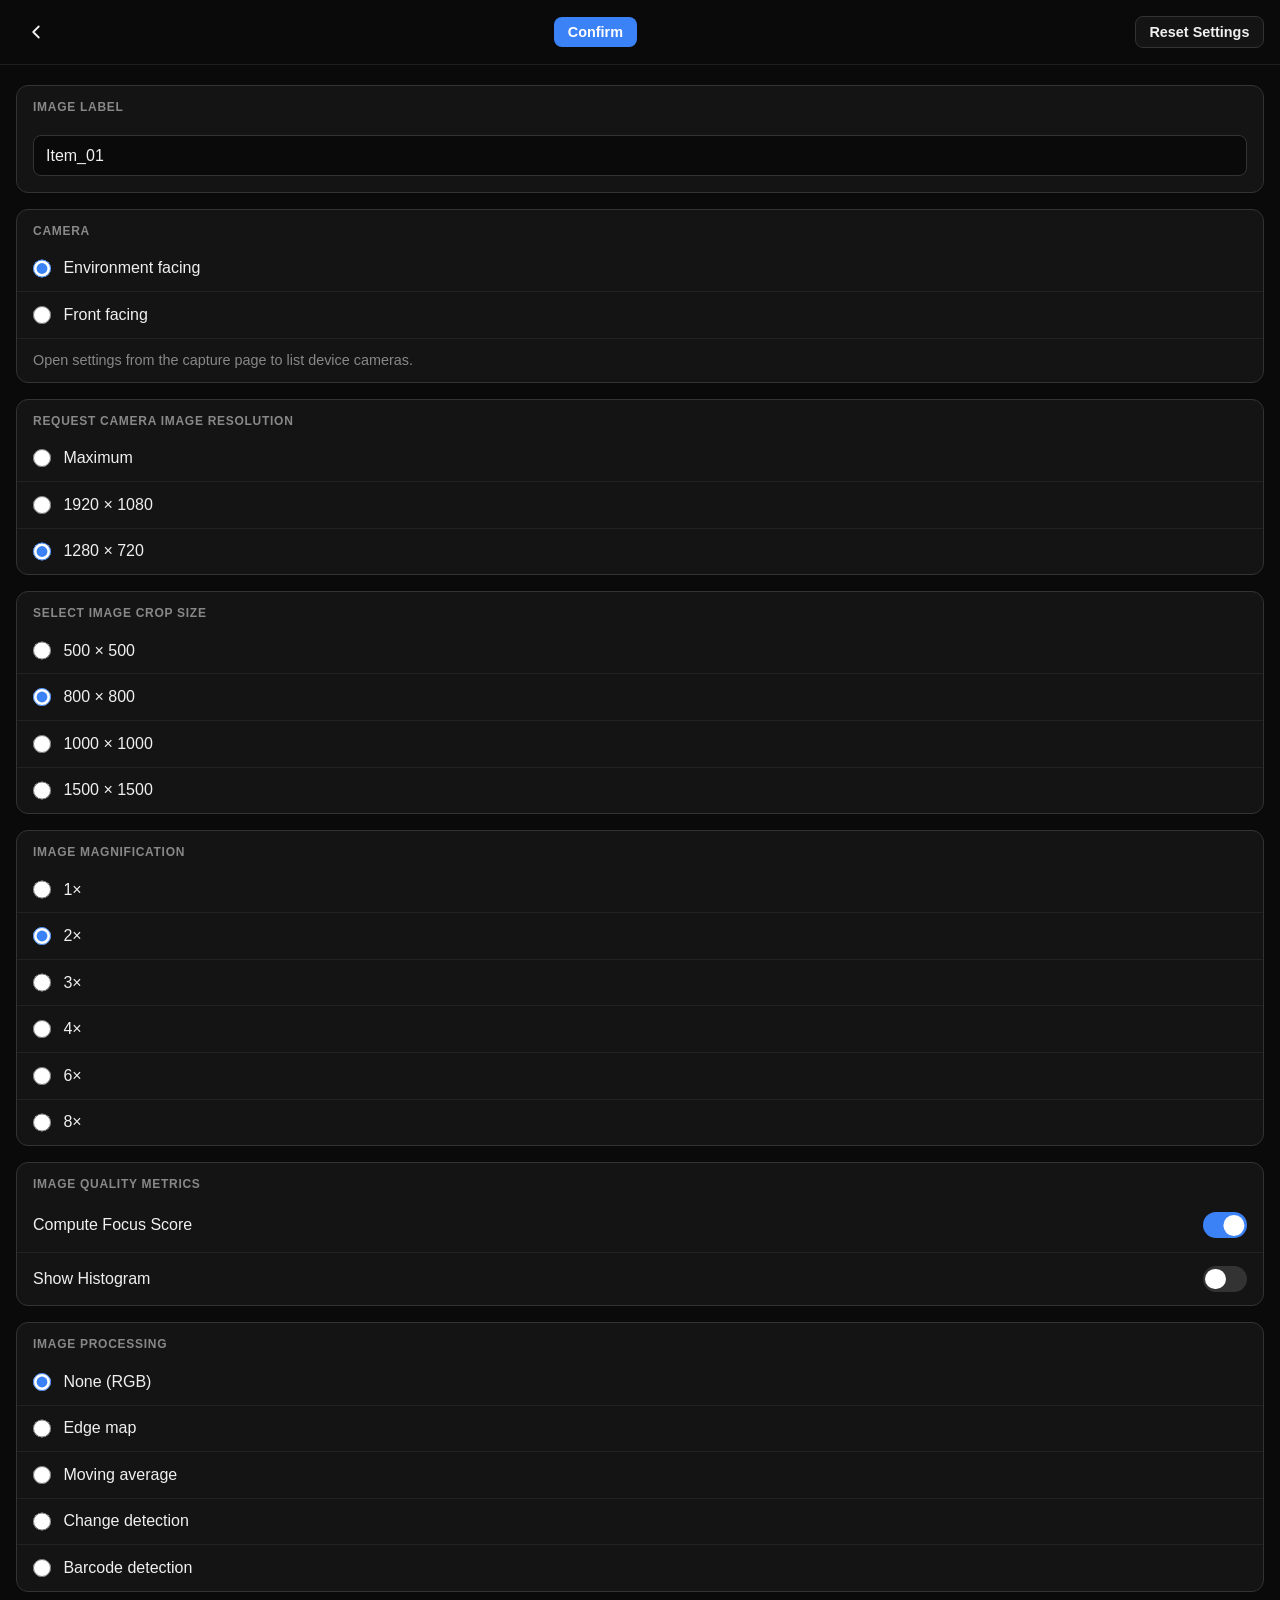
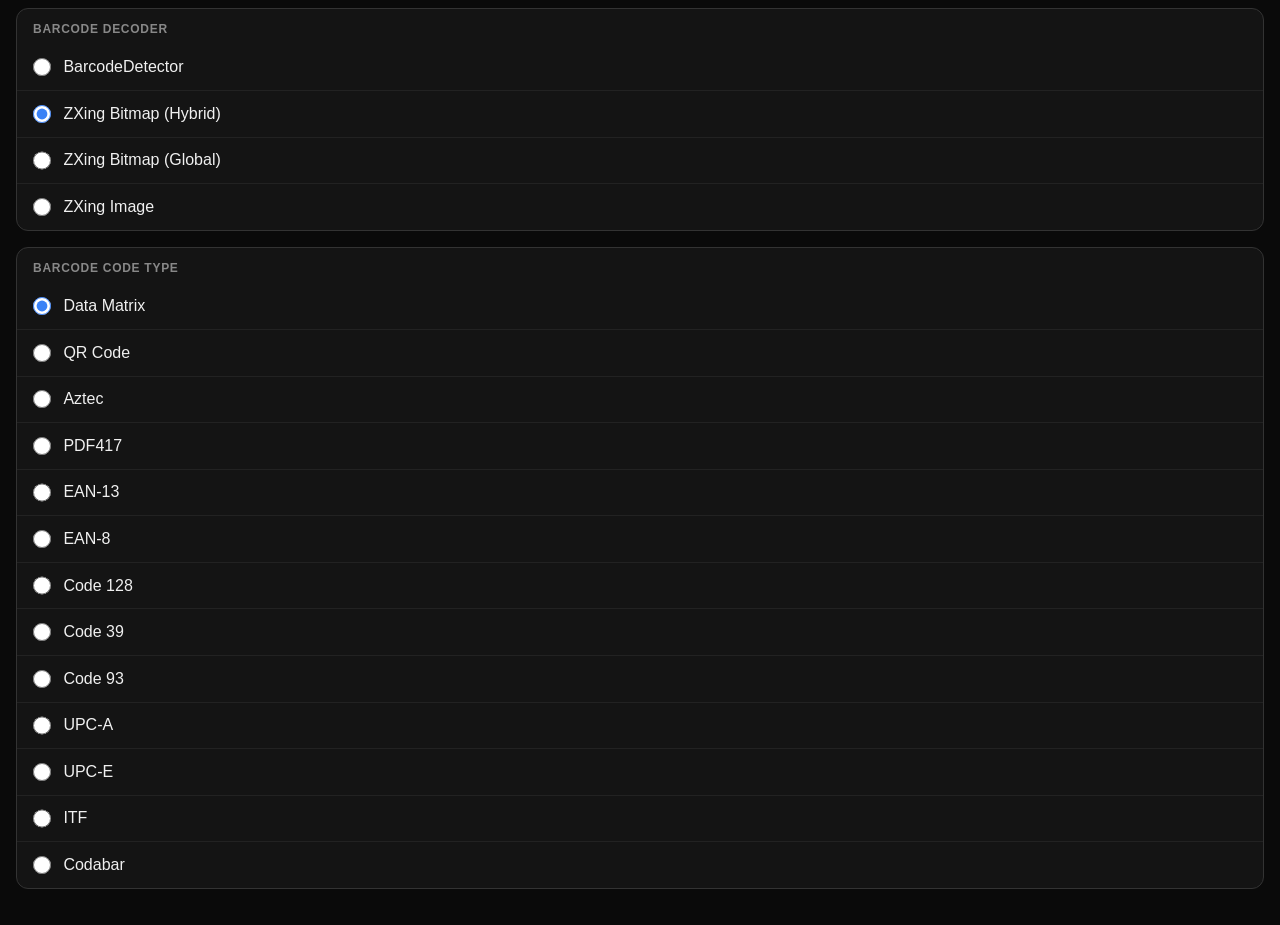
<file: image_capture_optimized/settings.html>
<!DOCTYPE html>
<html lang="en">
<head>
  <meta charset="UTF-8">
  <meta name="viewport" content="width=device-width, initial-scale=1.0, maximum-scale=1.0, user-scalable=no, viewport-fit=cover">
  <link rel="icon" href="data:,">
  <title>Settings · Image Capture (Optimized)</title>
  <style>
    *, *::before, *::after { box-sizing: border-box; margin: 0; padding: 0; }

    :root {
      --bg: #0a0a0a;
      --surface: #141414;
      --text: #f0f0f0;
      --muted: #888;
      --accent: #3b82f6;
      --accent-pressed: #2563eb;
      --border: #333;
      --safe-top: env(safe-area-inset-top, 0px);
      --safe-bottom: env(safe-area-inset-bottom, 0px);
    }

    html, body {
      min-height: 100%;
      background: var(--bg);
      color: var(--text);
      font-family: -apple-system, BlinkMacSystemFont, "Segoe UI", Roboto, Helvetica, Arial, sans-serif;
      -webkit-tap-highlight-color: transparent;
    }

    body {
      display: flex;
      flex-direction: column;
      min-height: 100dvh;
      padding-top: var(--safe-top);
      padding-bottom: calc(1rem + var(--safe-bottom));
    }

    .top-bar {
      display: grid;
      grid-template-columns: 2.5rem 1fr auto;
      align-items: center;
      gap: 0.5rem;
      min-height: 2.5rem;
      padding: 0.75rem 1rem;
      border-bottom: 1px solid #1e1e1e;
      flex-shrink: 0;
    }

    .back-btn {
      display: flex;
      align-items: center;
      justify-content: center;
      width: 2.5rem;
      height: 2.5rem;
      background: none;
      border: none;
      color: var(--text);
      cursor: pointer;
      border-radius: 8px;
      touch-action: manipulation;
      justify-self: start;
    }

    .back-btn:active { background: var(--surface); }

    .top-confirm-btn,
    .top-set-default-btn {
      padding: 0.45rem 0.85rem;
      font-size: 0.9rem;
      font-weight: 600;
      border-radius: 8px;
      cursor: pointer;
      touch-action: manipulation;
      white-space: nowrap;
    }

    .top-confirm-btn {
      grid-column: 2;
      justify-self: center;
      color: #fff;
      background: var(--accent);
      border: none;
    }

    .top-confirm-btn:active { background: var(--accent-pressed); }

    .top-set-default-btn {
      grid-column: 3;
      justify-self: end;
      color: var(--text);
      background: var(--surface);
      border: 1px solid var(--border);
    }

    .top-set-default-btn:active { background: #1f1f1f; }

    main {
      flex: 1;
      padding: 1.25rem 1rem;
      display: flex;
      flex-direction: column;
      gap: 1rem;
    }

    .setting-group {
      background: var(--surface);
      border: 1px solid var(--border);
      border-radius: 12px;
      overflow: hidden;
    }

    .setting-group h2 {
      padding: 0.85rem 1rem 0.5rem;
      font-size: 0.75rem;
      font-weight: 600;
      text-transform: uppercase;
      letter-spacing: 0.06em;
      color: var(--muted);
    }

    .option {
      display: flex;
      align-items: center;
      gap: 0.75rem;
      padding: 0.85rem 1rem;
      border-top: 1px solid #222;
      cursor: pointer;
      touch-action: manipulation;
    }

    .option:first-of-type { border-top: none; }

    .option input {
      width: 1.15rem;
      height: 1.15rem;
      accent-color: var(--accent);
      flex-shrink: 0;
    }

    .option span {
      font-size: 1rem;
    }

    .sub-setting {
      padding: 0.85rem 1rem 1rem;
      border-top: 1px solid #222;
    }

    .sub-setting label {
      display: flex;
      justify-content: space-between;
      align-items: center;
      font-size: 0.85rem;
      color: var(--muted);
      margin-bottom: 0.6rem;
    }

    .sub-setting input[type="range"] {
      width: 100%;
      accent-color: var(--accent);
    }

    .text-input {
      width: 100%;
      padding: 0.65rem 0.75rem;
      font-size: 1rem;
      color: var(--text);
      background: var(--bg);
      border: 1px solid var(--border);
      border-radius: 8px;
    }

    .text-input::placeholder {
      color: var(--muted);
    }

    .sub-setting.hidden {
      display: none;
    }

    .camera-status {
      padding: 0.85rem 1rem;
      font-size: 0.9rem;
      color: var(--muted);
      border-top: 1px solid #222;
    }

    .toggle-option {
      display: flex;
      align-items: center;
      justify-content: space-between;
      gap: 0.75rem;
      padding: 0.85rem 1rem;
      border-top: 1px solid #222;
      cursor: pointer;
      touch-action: manipulation;
    }

    .toggle-option:first-of-type {
      border-top: none;
    }

    .toggle-option > span:first-child {
      font-size: 1rem;
    }

    .toggle-input {
      position: absolute;
      opacity: 0;
      width: 0;
      height: 0;
      pointer-events: none;
    }

    .toggle-switch {
      position: relative;
      width: 2.75rem;
      height: 1.6rem;
      background: #333;
      border-radius: 999px;
      flex-shrink: 0;
      transition: background 0.2s;
    }

    .toggle-switch::after {
      content: '';
      position: absolute;
      top: 0.15rem;
      left: 0.15rem;
      width: 1.3rem;
      height: 1.3rem;
      background: #fff;
      border-radius: 50%;
      transition: transform 0.2s;
    }

    .toggle-input:checked + .toggle-switch {
      background: var(--accent);
    }

    .toggle-input:checked + .toggle-switch::after {
      transform: translateX(1.15rem);
    }

  </style>
</head>
<body>
  <div class="top-bar">
    <button class="back-btn" id="backBtn" type="button" aria-label="Back">
      <svg width="22" height="22" viewBox="0 0 24 24" fill="none" stroke="currentColor" stroke-width="2" stroke-linecap="round" stroke-linejoin="round" aria-hidden="true">
        <path d="M15 18l-6-6 6-6"/>
      </svg>
    </button>
    <button class="top-confirm-btn" id="topConfirmBtn" type="button">Confirm</button>
    <button class="top-set-default-btn" id="setDefaultBtn" type="button">Reset Settings</button>
  </div>

  <main>
    <div class="setting-group">
      <h2>Image label</h2>
      <div class="sub-setting" style="border-top: none;">
        <input
          type="text"
          class="text-input"
          id="imageLabel"
          placeholder="e.g. Item_01"
          maxlength="64"
          autocomplete="off"
          spellcheck="false"
        >
      </div>
    </div>

    <div class="setting-group" id="cameraSettings">
      <h2>Camera</h2>
      <div id="cameraOptions"></div>
    </div>

    <div class="setting-group">
      <h2>Request Camera Image Resolution</h2>
      <label class="option">
        <input type="radio" name="imageResolution" value="max">
        <span>Maximum</span>
      </label>
      <label class="option">
        <input type="radio" name="imageResolution" value="1920x1080">
        <span>1920 × 1080</span>
      </label>
      <label class="option">
        <input type="radio" name="imageResolution" value="1280x720">
        <span>1280 × 720</span>
      </label>
    </div>

    <div class="setting-group">
      <h2>Select Image Crop Size</h2>
      <label class="option">
        <input type="radio" name="cropSize" value="500">
        <span>500 × 500</span>
      </label>
      <label class="option">
        <input type="radio" name="cropSize" value="800">
        <span>800 × 800</span>
      </label>
      <label class="option">
        <input type="radio" name="cropSize" value="1000">
        <span>1000 × 1000</span>
      </label>
      <label class="option">
        <input type="radio" name="cropSize" value="1500">
        <span>1500 × 1500</span>
      </label>
    </div>

    <div class="setting-group" id="magnificationSettings">
      <h2>Image Magnification</h2>
      <label class="option">
        <input type="radio" name="imageMagnification" value="1">
        <span>1×</span>
      </label>
      <label class="option">
        <input type="radio" name="imageMagnification" value="2">
        <span>2×</span>
      </label>
      <label class="option">
        <input type="radio" name="imageMagnification" value="3">
        <span>3×</span>
      </label>
      <label class="option">
        <input type="radio" name="imageMagnification" value="4">
        <span>4×</span>
      </label>
      <label class="option">
        <input type="radio" name="imageMagnification" value="6">
        <span>6×</span>
      </label>
      <label class="option">
        <input type="radio" name="imageMagnification" value="8">
        <span>8×</span>
      </label>
    </div>

    <div class="setting-group">
      <h2>Image Quality Metrics</h2>
      <label class="toggle-option" for="focusScoreToggle">
        <span>Compute Focus Score</span>
        <input type="checkbox" class="toggle-input" id="focusScoreToggle">
        <span class="toggle-switch" aria-hidden="true"></span>
      </label>
      <label class="toggle-option" for="showHistogramToggle">
        <span>Show Histogram</span>
        <input type="checkbox" class="toggle-input" id="showHistogramToggle">
        <span class="toggle-switch" aria-hidden="true"></span>
      </label>
    </div>

    <div class="setting-group">
      <h2>Image processing</h2>
      <label class="option">
        <input type="radio" name="imageProcessing" value="none">
        <span>None (RGB)</span>
      </label>
      <label class="option">
        <input type="radio" name="imageProcessing" value="edgeMap">
        <span>Edge map</span>
      </label>
      <label class="option">
        <input type="radio" name="imageProcessing" value="movingAverage">
        <span>Moving average</span>
      </label>
      <label class="option">
        <input type="radio" name="imageProcessing" value="changeDetection">
        <span>Change detection</span>
      </label>
      <label class="option">
        <input type="radio" name="imageProcessing" value="barcodeDetection">
        <span>Barcode detection</span>
      </label>
      <div class="sub-setting hidden" id="blendRatioSetting">
        <label for="movingAverageRatio">
          <span>Current frame mix</span>
          <span id="movingAverageRatioValue">0.5</span>
        </label>
        <input type="range" id="movingAverageRatio" min="0" max="100" step="1" value="50">
      </div>
    </div>

    <div class="setting-group hidden" id="barcodeSettings">
      <h2>Barcode decoder</h2>
      <label class="option">
        <input type="radio" name="barcodeDecoder" value="barcodeDetector">
        <span>BarcodeDetector</span>
      </label>
      <label class="option">
        <input type="radio" name="barcodeDecoder" value="zxingHybrid">
        <span>ZXing Bitmap (Hybrid)</span>
      </label>
      <label class="option">
        <input type="radio" name="barcodeDecoder" value="zxingGlobal">
        <span>ZXing Bitmap (Global)</span>
      </label>
      <label class="option">
        <input type="radio" name="barcodeDecoder" value="zxingImage">
        <span>ZXing Image</span>
      </label>
    </div>

    <div class="setting-group hidden" id="barcodeFormatSettings">
      <h2>Barcode code type</h2>
      <label class="option">
        <input type="radio" name="barcodeFormat" value="data_matrix">
        <span>Data Matrix</span>
      </label>
      <label class="option">
        <input type="radio" name="barcodeFormat" value="qr_code">
        <span>QR Code</span>
      </label>
      <label class="option">
        <input type="radio" name="barcodeFormat" value="aztec">
        <span>Aztec</span>
      </label>
      <label class="option">
        <input type="radio" name="barcodeFormat" value="pdf417">
        <span>PDF417</span>
      </label>
      <label class="option">
        <input type="radio" name="barcodeFormat" value="ean_13">
        <span>EAN-13</span>
      </label>
      <label class="option">
        <input type="radio" name="barcodeFormat" value="ean_8">
        <span>EAN-8</span>
      </label>
      <label class="option">
        <input type="radio" name="barcodeFormat" value="code_128">
        <span>Code 128</span>
      </label>
      <label class="option">
        <input type="radio" name="barcodeFormat" value="code_39">
        <span>Code 39</span>
      </label>
      <label class="option">
        <input type="radio" name="barcodeFormat" value="code_93">
        <span>Code 93</span>
      </label>
      <label class="option">
        <input type="radio" name="barcodeFormat" value="upc_a">
        <span>UPC-A</span>
      </label>
      <label class="option">
        <input type="radio" name="barcodeFormat" value="upc_e">
        <span>UPC-E</span>
      </label>
      <label class="option">
        <input type="radio" name="barcodeFormat" value="itf">
        <span>ITF</span>
      </label>
      <label class="option">
        <input type="radio" name="barcodeFormat" value="codabar">
        <span>Codabar</span>
      </label>
    </div>
  </main>

  <script src="settings.js"></script>
  <script>
    let settings = loadSettings();
    const imageLabelInput = document.getElementById('imageLabel');
    const focusScoreToggle = document.getElementById('focusScoreToggle');
    const showHistogramToggle = document.getElementById('showHistogramToggle');
    const ratioInput = document.getElementById('movingAverageRatio');
    const ratioValue = document.getElementById('movingAverageRatioValue');
    const blendRatioSetting = document.getElementById('blendRatioSetting');
    const barcodeSettings = document.getElementById('barcodeSettings');
    const barcodeFormatSettings = document.getElementById('barcodeFormatSettings');
    const cameraOptions = document.getElementById('cameraOptions');
    let availableCameraDeviceIds = [];

    function createCameraOption(value, label, checked) {
      const option = document.createElement('label');
      option.className = 'option';

      const input = document.createElement('input');
      input.type = 'radio';
      input.name = 'cameraSelection';
      input.value = value;
      input.checked = checked;

      const text = document.createElement('span');
      text.textContent = label;

      option.appendChild(input);
      option.appendChild(text);
      return option;
    }

    function setCameraSelectionChecked(nextSettings) {
      const selection = normalizeCameraSelection(
        nextSettings.cameraSelection,
        availableCameraDeviceIds
      );

      document.querySelectorAll('input[name="cameraSelection"]').forEach((input) => {
        input.checked = input.value === selection;
      });
    }

    function populateCameraOptions() {
      const devices = loadCameraOptions();
      availableCameraDeviceIds = devices.map((device) => device.deviceId);
      const selection = normalizeCameraSelection(
        settings.cameraSelection,
        availableCameraDeviceIds
      );

      cameraOptions.textContent = '';

      CAMERA_FACING_OPTIONS.forEach((facing) => {
        cameraOptions.appendChild(createCameraOption(
          facing,
          CAMERA_FACING_LABELS[facing],
          selection === facing
        ));
      });

      devices.forEach((device) => {
        const value = buildCameraDeviceSelectionId(device.deviceId);
        cameraOptions.appendChild(createCameraOption(
          value,
          device.label,
          selection === value
        ));
      });

      if (devices.length === 0) {
        const status = document.createElement('p');
        status.className = 'camera-status';
        status.textContent = 'Open settings from the capture page to list device cameras.';
        cameraOptions.appendChild(status);
      }
    }

    function applySettingsToForm(nextSettings) {
      imageLabelInput.value = nextSettings.imageLabel || DEFAULT_IMAGE_LABEL;

      document.querySelectorAll('input[name="imageResolution"]').forEach((input) => {
        input.checked = input.value === nextSettings.imageResolution;
      });

      document.querySelectorAll('input[name="cropSize"]').forEach((input) => {
        input.checked = Number(input.value) === nextSettings.cropSize;
      });

      const magnification = normalizeImageMagnification(nextSettings.imageMagnification);
      document.querySelectorAll('input[name="imageMagnification"]').forEach((input) => {
        input.checked = Number(input.value) === magnification;
      });

      focusScoreToggle.checked = Boolean(nextSettings.qualityMetrics?.focusScore);
      showHistogramToggle.checked = Boolean(nextSettings.qualityMetrics?.showHistogram);

      document.querySelectorAll('input[name="imageProcessing"]').forEach((input) => {
        input.checked = input.value === nextSettings.imageProcessing;
      });

      ratioInput.value = movingAverageRatioToSlider(nextSettings.movingAverageRatio);
      ratioValue.textContent = formatMovingAverageRatio(nextSettings.movingAverageRatio);

      document.querySelectorAll('input[name="barcodeDecoder"]').forEach((input) => {
        input.checked = input.value === nextSettings.barcodeDecoder;
      });

      document.querySelectorAll('input[name="barcodeFormat"]').forEach((input) => {
        input.checked = input.value === nextSettings.barcodeFormat;
      });

      setCameraSelectionChecked(nextSettings);
      updateProcessingSubSettings();
    }

    function updateProcessingSubSettings() {
      const mode = document.querySelector('input[name="imageProcessing"]:checked')?.value;
      const showRatio = mode === 'movingAverage' || mode === 'changeDetection';
      const showBarcode = mode === 'barcodeDetection';
      blendRatioSetting.classList.toggle('hidden', !showRatio);
      barcodeSettings.classList.toggle('hidden', !showBarcode);
      barcodeFormatSettings.classList.toggle('hidden', !showBarcode);
    }

    applySettingsToForm(settings);

    document.querySelectorAll('input[name="imageProcessing"]').forEach((input) => {
      input.addEventListener('change', updateProcessingSubSettings);
    });

    ratioInput.addEventListener('input', () => {
      const ratio = sliderToMovingAverageRatio(Number(ratioInput.value));
      ratioValue.textContent = formatMovingAverageRatio(ratio);
    });

    function goBack() {
      window.location.href = 'image_capture.html';
    }

    function saveSettingsFromForm() {
      const resolution = document.querySelector('input[name="imageResolution"]:checked');
      const imageResolution = resolution ? resolution.value : DEFAULT_IMAGE_RESOLUTION;
      const choice = document.querySelector('input[name="cropSize"]:checked');
      const cropSize = choice ? Number(choice.value) : DEFAULT_CROP_SIZE;
      const magnification = document.querySelector('input[name="imageMagnification"]:checked');
      const imageMagnification = magnification
        ? normalizeImageMagnification(Number(magnification.value))
        : DEFAULT_IMAGE_MAGNIFICATION;
      const processing = document.querySelector('input[name="imageProcessing"]:checked');
      const imageProcessing = processing ? processing.value : 'none';
      const movingAverageRatio = sliderToMovingAverageRatio(Number(ratioInput.value));
      const decoder = document.querySelector('input[name="barcodeDecoder"]:checked');
      const barcodeDecoder = decoder ? decoder.value : DEFAULT_BARCODE_DECODER;
      const format = document.querySelector('input[name="barcodeFormat"]:checked');
      const barcodeFormat = format ? format.value : DEFAULT_BARCODE_FORMAT;
      const camera = document.querySelector('input[name="cameraSelection"]:checked');
      const cameraSelection = camera
        ? normalizeCameraSelection(camera.value, availableCameraDeviceIds)
        : DEFAULT_CAMERA_SELECTION;
      const imageLabel = imageLabelInput.value;
      const labelChanged = imageLabel !== (settings.imageLabel ?? '');
      const imageCounter = labelChanged ? DEFAULT_IMAGE_COUNTER : settings.imageCounter;
      const qualityMetrics = {
        focusScore: focusScoreToggle.checked,
        showHistogram: showHistogramToggle.checked
      };

      saveSettings({
        imageLabel,
        imageCounter,
        imageResolution,
        cameraSelection,
        imageMagnification,
        cropSize,
        qualityMetrics,
        imageProcessing,
        movingAverageRatio,
        barcodeDecoder,
        barcodeFormat
      });
    }

    function confirmSettings() {
      saveSettingsFromForm();
      goBack();
    }

    function resetSettings() {
      settings = getDefaultSettings();
      saveSettings(settings);
      goBack();
    }

    document.getElementById('backBtn').addEventListener('click', confirmSettings);
    document.getElementById('topConfirmBtn').addEventListener('click', confirmSettings);
    document.getElementById('setDefaultBtn').addEventListener('click', resetSettings);

    populateCameraOptions();
  </script>
</body>
</html>
</file>
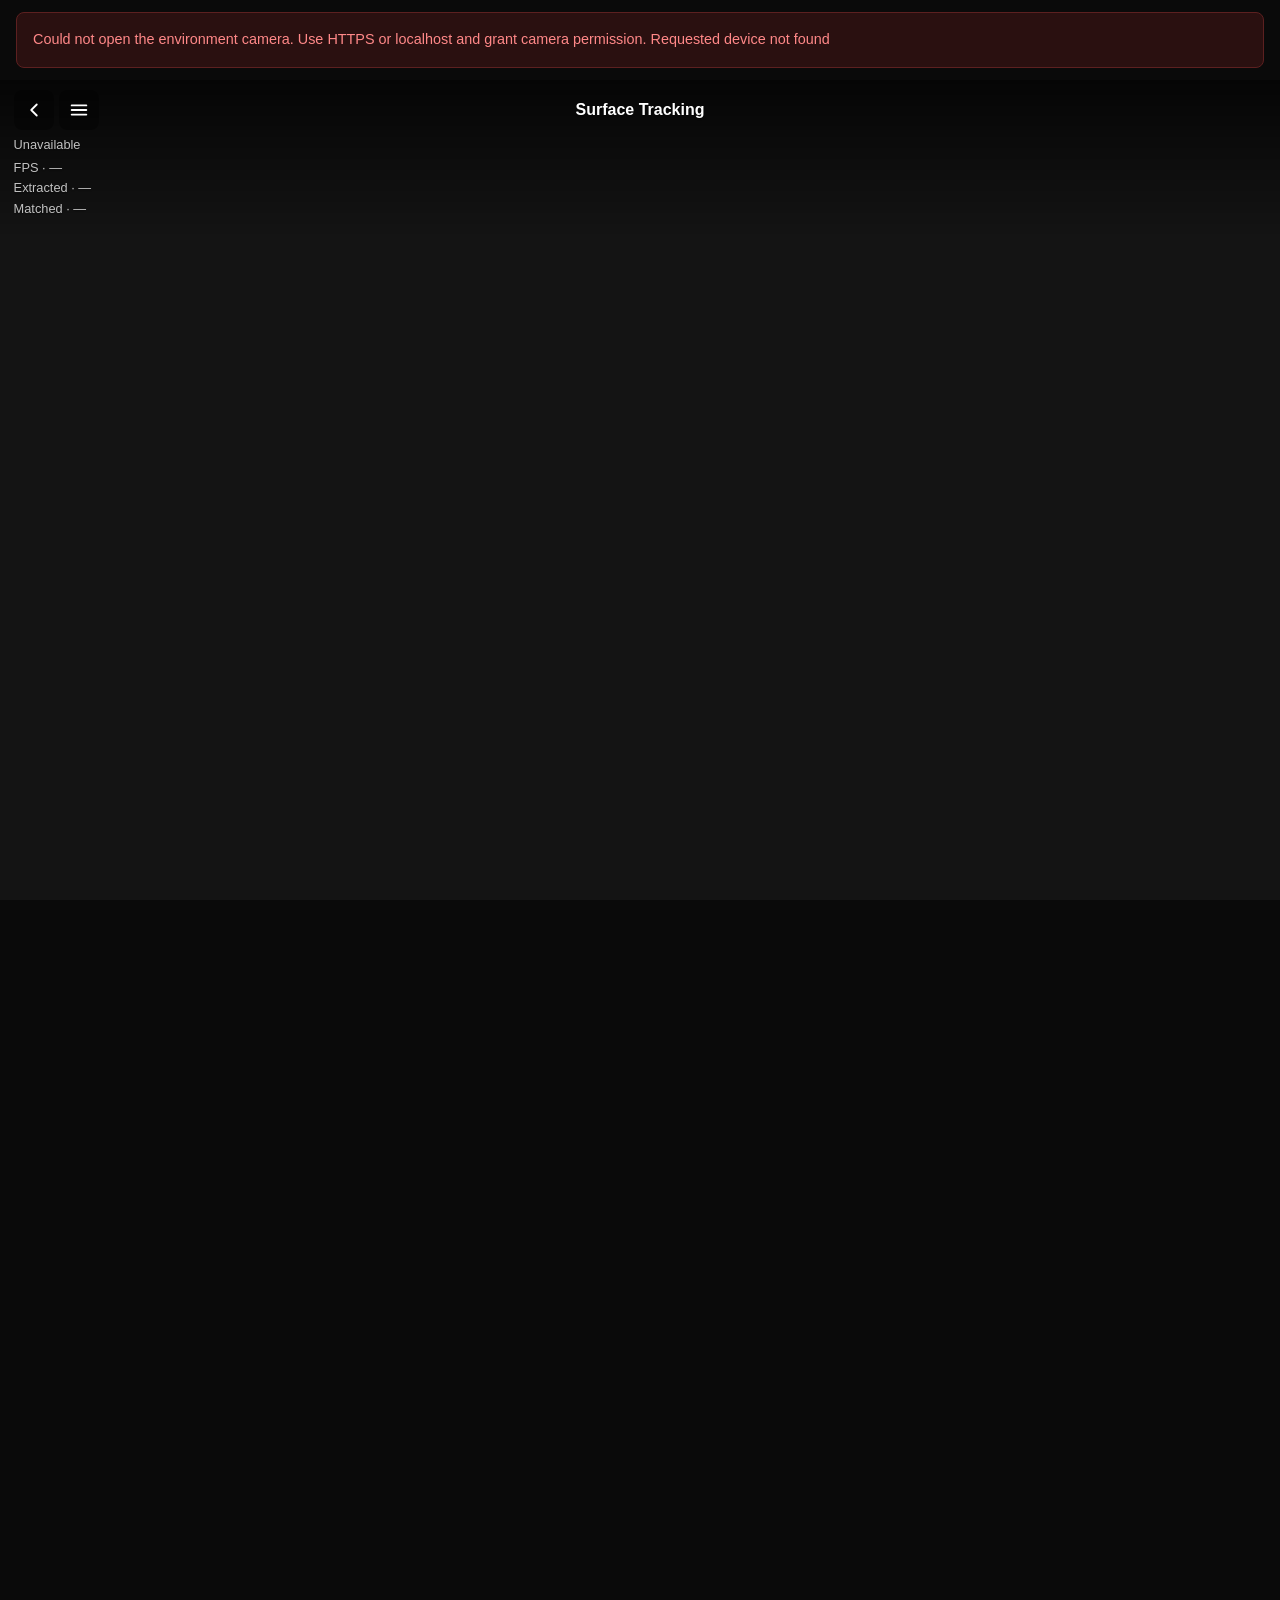
<file: ObjectTracking/object_tracking.html>
<!DOCTYPE html>
<html lang="en">
<head>
  <meta charset="UTF-8">
  <meta name="viewport" content="width=device-width, initial-scale=1.0, maximum-scale=1.0, user-scalable=no, viewport-fit=cover">
  <link rel="icon" href="data:,">
  <title>Surface Tracking</title>
  <style>
    *, *::before, *::after { box-sizing: border-box; margin: 0; padding: 0; }

    :root {
      --bg: #0a0a0a;
      --surface: #141414;
      --text: #f0f0f0;
      --muted: #888;
      --accent: #3b82f6;
      --accent-pressed: #2563eb;
      --safe-top: env(safe-area-inset-top, 0px);
      --safe-bottom: env(safe-area-inset-bottom, 0px);
    }

    html, body {
      height: 100%;
      background: var(--bg);
      color: var(--text);
      font-family: -apple-system, BlinkMacSystemFont, "Segoe UI", Roboto, Helvetica, Arial, sans-serif;
      -webkit-tap-highlight-color: transparent;
      overflow-x: hidden;
    }

    body {
      display: flex;
      flex-direction: column;
      min-height: 100dvh;
      padding-bottom: calc(1rem + var(--safe-bottom));
    }

    main {
      flex: 1;
      display: flex;
      flex-direction: column;
      gap: 0.75rem;
      padding: 0 0 0.75rem;
    }

    .wide-section { flex-shrink: 0; }

    .wide-view {
      width: 100%;
      aspect-ratio: 4 / 3;
      background: var(--surface);
      overflow: hidden;
      position: relative;
    }

    .wide-view canvas {
      display: block;
      width: 100%;
      height: 100%;
    }

    .wide-overlay {
      position: absolute;
      inset: 0;
      display: flex;
      flex-direction: column;
      justify-content: space-between;
      pointer-events: none;
      z-index: 2;
    }

    .wide-overlay-top {
      padding: calc(0.65rem + var(--safe-top)) 0.85rem 1rem;
      background: linear-gradient(to bottom, rgba(0,0,0,0.72), transparent);
    }

    .top-bar {
      display: flex;
      align-items: center;
      gap: 0.35rem;
      min-height: 2.5rem;
    }

    .overlay-btn {
      display: flex;
      align-items: center;
      justify-content: center;
      flex-shrink: 0;
      width: 2.5rem;
      height: 2.5rem;
      background: rgba(0, 0, 0, 0.35);
      border: none;
      color: #fff;
      cursor: pointer;
      border-radius: 8px;
      touch-action: manipulation;
      pointer-events: auto;
    }

    .overlay-btn:active { background: rgba(0, 0, 0, 0.55); }

    .page-title {
      flex: 1;
      text-align: center;
      font-size: 1rem;
      font-weight: 600;
      color: #fff;
      text-shadow: 0 1px 3px rgba(0, 0, 0, 0.6);
    }

    .stats,
    .overlay-metrics {
      margin-top: 0.35rem;
      font-size: 0.8rem;
      color: rgba(255, 255, 255, 0.75);
      line-height: 1.4;
      text-shadow: 0 1px 2px rgba(0, 0, 0, 0.6);
    }

    .overlay-metrics {
      display: flex;
      flex-direction: column;
      align-items: flex-start;
      gap: 0.15rem;
    }

    .zoom-section {
      display: flex;
      flex-direction: column;
      align-items: stretch;
      width: 100%;
      padding: 0;
    }

    .zoom-label {
      font-size: 0.75rem;
      color: var(--muted);
      text-transform: uppercase;
      letter-spacing: 0.06em;
      margin-bottom: 0.35rem;
    }

    .zoom-view {
      width: 100%;
      aspect-ratio: 1 / 1;
      background: var(--surface);
      border-top: 1px solid #222;
      border-bottom: 1px solid #222;
      overflow: hidden;
      position: relative;
    }

    .zoom-view canvas {
      display: block;
      width: 100%;
      height: 100%;
    }

    .zoom-overlay {
      position: absolute;
      inset: 0;
      display: flex;
      flex-direction: column;
      justify-content: flex-start;
      pointer-events: none;
      z-index: 2;
    }

    .zoom-overlay-top {
      display: flex;
      flex-direction: column;
      gap: 0.35rem;
      padding: 0.65rem 0.85rem 1.5rem;
      background: linear-gradient(to bottom, rgba(0,0,0,0.72), transparent);
    }

    .zoom-overlay-header {
      display: flex;
      align-items: flex-start;
      justify-content: space-between;
      gap: 0.65rem;
    }

    .zoom-overlay-top .zoom-label {
      flex: 1;
      min-width: 0;
      color: rgba(255, 255, 255, 0.8);
      text-shadow: 0 1px 2px rgba(0, 0, 0, 0.6);
      margin-bottom: 0;
    }

    .capture-btn {
      pointer-events: auto;
      flex-shrink: 0;
      padding: 0.55rem 0.75rem;
      font-size: 0.8rem;
      font-weight: 600;
      color: #fff;
      background: var(--accent);
      border: none;
      border-radius: 10px;
      cursor: pointer;
      touch-action: manipulation;
    }

    .capture-btn:active:not(:disabled) {
      background: var(--accent-pressed);
    }

    .capture-btn:disabled {
      opacity: 0.45;
      cursor: not-allowed;
    }

    .error {
      margin: 0.75rem 1rem 0;
      padding: 1rem;
      background: #2a1010;
      border: 1px solid #5c2020;
      border-radius: 8px;
      color: #f88;
      font-size: 0.9rem;
      line-height: 1.5;
    }

    .error.hidden,
    .hidden {
      display: none !important;
    }

    #video {
      position: fixed;
      width: 1px;
      height: 1px;
      opacity: 0;
      pointer-events: none;
    }
  </style>
</head>
<body>
  <main>
    <p class="error hidden" id="errorEl"></p>

    <section class="wide-section" aria-label="Live camera">
      <div class="wide-view" id="wideView">
        <canvas id="wideCanvas"></canvas>
        <div class="wide-overlay">
          <div class="wide-overlay-top">
            <div class="top-bar">
              <button class="overlay-btn back-btn" id="backBtn" type="button" aria-label="Back to tools">
                <svg width="22" height="22" viewBox="0 0 24 24" fill="none" stroke="currentColor" stroke-width="2" stroke-linecap="round" stroke-linejoin="round" aria-hidden="true">
                  <path d="M15 18l-6-6 6-6"/>
                </svg>
              </button>
              <button class="overlay-btn menu-btn" id="menuBtn" type="button" aria-label="Settings">
                <svg width="22" height="22" viewBox="0 0 24 24" fill="none" stroke="currentColor" stroke-width="2" stroke-linecap="round" aria-hidden="true">
                  <line x1="4" y1="7" x2="20" y2="7"/>
                  <line x1="4" y1="12" x2="20" y2="12"/>
                  <line x1="4" y1="17" x2="20" y2="17"/>
                </svg>
              </button>
              <div class="page-title">Surface Tracking</div>
              <div style="width:5.35rem;flex-shrink:0;"></div>
            </div>
            <p class="stats" id="stats">Starting camera…</p>
            <div class="overlay-metrics" id="topMetrics">
              <span id="fpsMetric">FPS · —</span>
              <span id="extractedMetric">Extracted · —</span>
              <span id="matchedMetric">Matched · —</span>
            </div>
          </div>
        </div>
      </div>
    </section>

    <section class="zoom-section" aria-label="Reference view">
      <div class="zoom-view" id="zoomView">
        <canvas id="centerCanvas"></canvas>
        <div class="zoom-overlay">
          <div class="zoom-overlay-top">
            <div class="zoom-overlay-header">
              <span class="zoom-label" id="centerLabel">Center view · live crop</span>
              <button class="capture-btn" id="captureReferenceBtn" type="button" disabled>
                Capture reference image
              </button>
            </div>
            <div class="overlay-metrics hidden" id="centerMetrics">
              <span id="centerFeatureType">Feature · —</span>
              <span id="centerFeatureConfig">Config · —</span>
              <span id="centerFeatureCount">Features used · —</span>
            </div>
          </div>
        </div>
      </div>
    </section>
  </main>

  <video id="video" playsinline autoplay muted></video>

  <script src="settings.js"></script>
  <script src="opencv-processing.js"></script>
  <script>
    const video = document.getElementById('video');
    const wideView = document.getElementById('wideView');
    const wideCanvas = document.getElementById('wideCanvas');
    const centerCanvas = document.getElementById('centerCanvas');
    const wideCtx = wideCanvas.getContext('2d');
    const statsEl = document.getElementById('stats');
    const errorEl = document.getElementById('errorEl');
    const centerLabel = document.getElementById('centerLabel');
    const centerMetrics = document.getElementById('centerMetrics');
    const centerFeatureType = document.getElementById('centerFeatureType');
    const centerFeatureConfig = document.getElementById('centerFeatureConfig');
    const centerFeatureCount = document.getElementById('centerFeatureCount');
    const fpsMetric = document.getElementById('fpsMetric');
    const extractedMetric = document.getElementById('extractedMetric');
    const matchedMetric = document.getElementById('matchedMetric');
    const captureReferenceBtn = document.getElementById('captureReferenceBtn');
    const backBtn = document.getElementById('backBtn');
    const menuBtn = document.getElementById('menuBtn');

    let appSettings = loadTrackingSettings();
    let activeStream = null;
    let renderLoopActive = false;
    let openCvLoadState = 'idle';
    let referenceRawImageData = null;
    let referenceImageData = null;
    let referenceFeatures = null;
    let referenceAnnotatedImage = null;
    let processingInFlight = false;
    let trackingInFlight = false;
    let lastTrackingResult = null;
    let lastProcessedFrame = null;
    let lastFrameTimestamp = 0;
    let smoothedFps = 0;

    function showError(message) {
      errorEl.textContent = message;
      errorEl.classList.remove('hidden');
      statsEl.textContent = 'Unavailable';
    }

    function clearError() {
      errorEl.classList.add('hidden');
      errorEl.textContent = '';
    }

    function setCenterLabel(text) {
      centerLabel.textContent = text;
    }

    function updateCenterMetrics(features) {
      if (!features || features.totalCount === 0) {
        centerMetrics.classList.add('hidden');
        return;
      }

      const blurSuffix = appSettings.applyBlur ? ' · blur 3×3' : '';
      centerFeatureType.textContent = `Feature · ${getFeatureDetectorLabel(features.detectorId)}`;
      centerFeatureConfig.textContent = `Config · ${features.configDescription}${blurSuffix}`;
      centerFeatureCount.textContent = `Features used · ${features.totalCount} (${features.visualizedCount} shown)`;
      centerMetrics.classList.remove('hidden');
    }

    function updateTopMetrics(trackingResult) {
      fpsMetric.textContent = `FPS · ${smoothedFps > 0 ? smoothedFps.toFixed(1) : '—'}`;

      if (!referenceFeatures) {
        extractedMetric.textContent = 'Extracted · —';
        matchedMetric.textContent = 'Matched · —';
        return;
      }

      if (!trackingResult) {
        extractedMetric.textContent = 'Extracted · —';
        matchedMetric.textContent = 'Matched · —';
        return;
      }

      extractedMetric.textContent = `Extracted · ${trackingResult.extractedCount}`;
      matchedMetric.textContent = `Matched · ${trackingResult.matchedCount}`;
    }

    function updateFps() {
      const now = performance.now();
      if (lastFrameTimestamp > 0) {
        const instantFps = 1000 / (now - lastFrameTimestamp);
        smoothedFps = smoothedFps > 0 ? smoothedFps * 0.85 + instantFps * 0.15 : instantFps;
      }
      lastFrameTimestamp = now;
    }

    function clearTrackingFeatures() {
      releaseReferenceFeatures(referenceFeatures);
      referenceFeatures = null;
      referenceAnnotatedImage = null;
      lastTrackingResult = null;
      lastProcessedFrame = null;
      centerMetrics.classList.add('hidden');
    }

    function updateReferenceButton() {
      captureReferenceBtn.textContent = referenceRawImageData && referenceFeatures
        ? 'Reset tracking features'
        : 'Capture reference image';
    }

    function resetTracking() {
      referenceRawImageData = null;
      referenceImageData = null;
      clearTrackingFeatures();
      updateReferenceButton();
      updateTopMetrics(null);
    }

    function stopActiveStream() {
      activeStream?.getTracks?.().forEach((track) => track.stop());
      activeStream = null;
      video.srcObject = null;
    }

    async function openCamera() {
      stopActiveStream();

      const stream = await navigator.mediaDevices.getUserMedia({
        video: { facingMode: { ideal: 'environment' } },
        audio: false
      });

      activeStream = stream;
      video.srcObject = stream;
      await video.play();
    }

    function updateWideViewLayout() {
      const vw = video.videoWidth;
      const vh = video.videoHeight;
      if (!vw || !vh) {
        return;
      }

      wideView.style.aspectRatio = `${vw} / ${vh}`;
    }

    function drawWidePreview() {
      const vw = video.videoWidth;
      const vh = video.videoHeight;
      if (!vw || !vh) return;

      updateWideViewLayout();

      const displayW = Math.round(wideView.clientWidth);
      const displayH = Math.round(wideView.clientHeight);
      if (!displayW || !displayH) return;

      if (wideCanvas.width !== displayW || wideCanvas.height !== displayH) {
        wideCanvas.width = displayW;
        wideCanvas.height = displayH;
      }

      wideCtx.drawImage(video, 0, 0, vw, vh, 0, 0, displayW, displayH);

      if (lastTrackingResult?.found) {
        drawPerspectiveCross(
          wideCtx,
          {
            center: lastTrackingResult.center,
            crossSegments: lastTrackingResult.crossSegments
          },
          displayW / vw,
          displayH / vh
        );
      }
    }

    async function renderLiveCenterCrop() {
      const crop = captureCenterCrop(video, appSettings.cropSize);
      if (!crop) return null;

      if (!appSettings.applyBlur) {
        putImageDataOnCanvas(centerCanvas, crop);
        setCenterLabel(`Center view · live crop · ${appSettings.cropSize} × ${appSettings.cropSize}`);
        return crop;
      }

      if (openCvLoadState === 'ready') {
        const blurred = preprocessImageData(crop, true);
        putImageDataOnCanvas(centerCanvas, blurred);
        setCenterLabel(`Center view · blurred crop · ${appSettings.cropSize} × ${appSettings.cropSize}`);
        return blurred;
      }

      putImageDataOnCanvas(centerCanvas, crop);
      setCenterLabel(
        openCvLoadState === 'loading'
          ? 'Center view · loading OpenCV for blur…'
          : 'Center view · OpenCV unavailable'
      );
      return crop;
    }

    async function buildReferenceFeatures() {
      if (!referenceRawImageData) return;

      await loadOpenCv();
      referenceImageData = preprocessImageData(referenceRawImageData, appSettings.applyBlur);
      releaseReferenceFeatures(referenceFeatures);
      referenceFeatures = extractReferenceFeatures(referenceImageData, appSettings.featureDetector);

      const visualizationKeypoints = getTopKeypoints(
        referenceFeatures.keypointVector,
        MAX_VISUALIZED_FEATURES
      );
      referenceAnnotatedImage = drawFeaturesOnImage(referenceImageData, visualizationKeypoints);
      referenceFeatures.visualizedCount = visualizationKeypoints.length;
      referenceFeatures.keypointVector?.delete?.();
      referenceFeatures.keypointVector = null;
    }

    function buildCenterViewImage() {
      const refW = referenceImageData.width;
      const refH = referenceImageData.height;
      const matchedKeypoints = lastTrackingResult?.matchedReferenceKeypoints || [];
      let centerImage;
      let label;

      if (appSettings.reverseProjection && referenceFeatures) {
        if (
          lastTrackingResult?.found &&
          lastTrackingResult.inverseHomography &&
          lastProcessedFrame
        ) {
          centerImage = warpFrameToReferenceSpace(
            lastProcessedFrame,
            lastTrackingResult.inverseHomography,
            refW,
            refH
          );
          label = 'Center view · reverse projection';
        } else {
          centerImage = createGraySurface(refW, refH);
          label = 'Center view · reverse projection unavailable';
        }
      } else if (matchedKeypoints.length > 0) {
        centerImage = drawFeaturesOnImage(referenceImageData, matchedKeypoints);
        label = 'Center view · reference image · tracking features';
      } else {
        centerImage = referenceAnnotatedImage || referenceImageData;
        label = 'Center view · reference image';
      }

      if (matchedKeypoints.length > 0 && appSettings.reverseProjection) {
        centerImage = drawFeaturesOnImage(centerImage, matchedKeypoints);
        if (!label.includes('tracking features')) {
          label += ' · tracking features';
        }
      }

      return { centerImage, label };
    }

    function renderReferenceView() {
      if (!referenceRawImageData || !referenceImageData) return;

      const { centerImage, label } = buildCenterViewImage();
      putImageDataOnCanvas(centerCanvas, centerImage);
      setCenterLabel(label);
      updateCenterMetrics(referenceFeatures);
    }

    async function renderCenterView() {
      if (processingInFlight) return;
      processingInFlight = true;

      try {
        if (referenceRawImageData) {
          renderReferenceView();
          return;
        }

        await renderLiveCenterCrop();
        centerMetrics.classList.add('hidden');
      } catch (err) {
        console.error('Center view render failed:', err);
        showError(err.message || 'Failed to process image with OpenCV.');
      } finally {
        processingInFlight = false;
      }
    }

    function updateStats() {
      const vw = video.videoWidth;
      const vh = video.videoHeight;
      const openCvText = openCvLoadState === 'ready'
        ? 'OpenCV ready'
        : openCvLoadState === 'loading'
          ? 'OpenCV loading'
          : 'OpenCV not loaded';

      if (!vw || !vh) {
        statsEl.textContent = `${openCvText} · waiting for camera`;
        return;
      }

      statsEl.textContent = `${openCvText} · ${vw} × ${vh} · crop ${appSettings.cropSize}`;
    }

    async function runTrackingStep() {
      if (!referenceFeatures || trackingInFlight || openCvLoadState !== 'ready') {
        return;
      }

      const frame = captureVideoFrame(video);
      if (!frame) return;

      trackingInFlight = true;
      try {
        const processedFrame = preprocessImageData(frame, appSettings.applyBlur);
        lastProcessedFrame = processedFrame;
        lastTrackingResult = estimatePlanarPatternCenter(
          referenceFeatures,
          processedFrame,
          { width: referenceImageData.width, height: referenceImageData.height }
        );
      } catch (err) {
        console.error('Tracking failed:', err);
        lastTrackingResult = null;
      } finally {
        trackingInFlight = false;
      }
    }

    async function renderFrame() {
      updateFps();
      await runTrackingStep();
      drawWidePreview();
      await renderCenterView();
      updateTopMetrics(lastTrackingResult);
      updateStats();
    }

    function startRenderLoop() {
      if (renderLoopActive) return;
      renderLoopActive = true;

      const tick = async () => {
        if (!renderLoopActive) return;
        await renderFrame();
        requestAnimationFrame(tick);
      };

      requestAnimationFrame(tick);
    }

    function stopRenderLoop() {
      renderLoopActive = false;
    }

    async function ensureOpenCv() {
      if (openCvLoadState === 'ready') return true;
      if (openCvLoadState === 'failed') return false;

      openCvLoadState = 'loading';
      updateStats();

      try {
        await loadOpenCv();
        openCvLoadState = 'ready';
        captureReferenceBtn.disabled = false;
        return true;
      } catch (err) {
        openCvLoadState = 'failed';
        console.error('OpenCV load failed:', err);
        return false;
      } finally {
        updateStats();
      }
    }

    async function captureReferenceImage() {
      const crop = captureCenterCrop(video, appSettings.cropSize);
      if (!crop) {
        return;
      }

      referenceRawImageData = cloneImageData(crop);

      try {
        await ensureOpenCv();
        await buildReferenceFeatures();
        renderReferenceView();
        lastTrackingResult = null;
        updateReferenceButton();
      } catch (err) {
        resetTracking();
        showError(err.message || 'Could not extract features from the reference image.');
      }
    }

    function applyStoredSettings() {
      const previousDetector = appSettings.featureDetector;
      const previousBlur = appSettings.applyBlur;
      appSettings = loadTrackingSettings();

      if (
        referenceRawImageData &&
        (previousDetector !== appSettings.featureDetector || previousBlur !== appSettings.applyBlur)
      ) {
        buildReferenceFeatures()
          .then(() => {
            renderReferenceView();
            lastTrackingResult = null;
          })
          .catch((err) => {
            console.error('Feature re-detection failed:', err);
          });
      }
    }

    async function init() {
      if (!navigator.mediaDevices?.getUserMedia) {
        showError('Camera access is not supported in this browser.');
        return;
      }

      clearError();

      try {
        await openCamera();
        await new Promise((resolve) => {
          if (video.videoWidth) return resolve();
          video.addEventListener('loadedmetadata', resolve, { once: true });
        });

        updateWideViewLayout();
        captureReferenceBtn.disabled = false;
        startRenderLoop();
        ensureOpenCv();
      } catch (err) {
        showError(
          'Could not open the environment camera. Use HTTPS or localhost and grant camera permission. ' +
          (err.message || err.name || '')
        );
      }
    }

    backBtn.addEventListener('click', () => {
      window.location.href = '../index.html';
    });

    menuBtn.addEventListener('click', () => {
      window.location.href = 'settings.html';
    });

    captureReferenceBtn.addEventListener('click', async () => {
      if (referenceRawImageData && referenceFeatures) {
        resetTracking();
        await renderFrame();
        return;
      }
      captureReferenceImage();
    });

    window.addEventListener('pageshow', async () => {
      applyStoredSettings();
      updateReferenceButton();
      if (activeStream) {
        await renderFrame();
      }
    });

    window.addEventListener('resize', () => {
      if (video.videoWidth) {
        drawWidePreview();
      }
    });

    window.addEventListener('beforeunload', () => {
      stopRenderLoop();
      stopActiveStream();
      resetTracking();
    });

    init();
  </script>
</body>
</html>
</file>
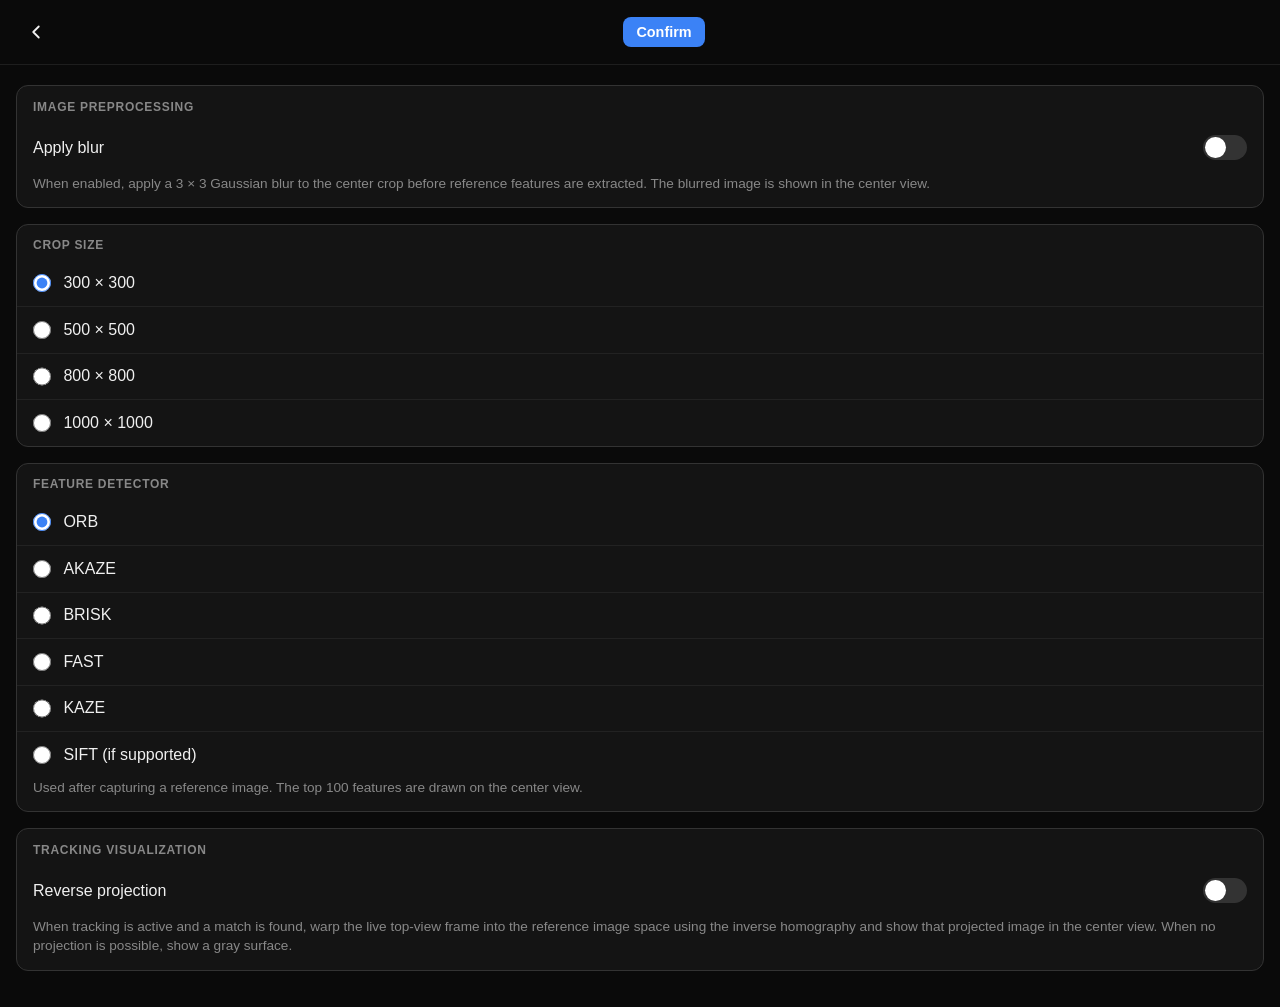
<file: ObjectTracking/settings.html>
<!DOCTYPE html>
<html lang="en">
<head>
  <meta charset="UTF-8">
  <meta name="viewport" content="width=device-width, initial-scale=1.0, maximum-scale=1.0, user-scalable=no, viewport-fit=cover">
  <link rel="icon" href="data:,">
  <title>Settings · Surface Tracking</title>
  <style>
    *, *::before, *::after { box-sizing: border-box; margin: 0; padding: 0; }

    :root {
      --bg: #0a0a0a;
      --surface: #141414;
      --text: #f0f0f0;
      --muted: #888;
      --accent: #3b82f6;
      --accent-pressed: #2563eb;
      --border: #333;
      --safe-top: env(safe-area-inset-top, 0px);
      --safe-bottom: env(safe-area-inset-bottom, 0px);
    }

    html, body {
      min-height: 100%;
      background: var(--bg);
      color: var(--text);
      font-family: -apple-system, BlinkMacSystemFont, "Segoe UI", Roboto, Helvetica, Arial, sans-serif;
      -webkit-tap-highlight-color: transparent;
    }

    body {
      display: flex;
      flex-direction: column;
      min-height: 100dvh;
      padding-top: var(--safe-top);
      padding-bottom: calc(1rem + var(--safe-bottom));
    }

    .top-bar {
      display: grid;
      grid-template-columns: 2.5rem 1fr;
      align-items: center;
      gap: 0.5rem;
      min-height: 2.5rem;
      padding: 0.75rem 1rem;
      border-bottom: 1px solid #1e1e1e;
    }

    .back-btn, .confirm-btn {
      display: flex;
      align-items: center;
      justify-content: center;
      border: none;
      cursor: pointer;
      border-radius: 8px;
      touch-action: manipulation;
    }

    .back-btn {
      width: 2.5rem;
      height: 2.5rem;
      background: none;
      color: var(--text);
    }

    .back-btn:active { background: var(--surface); }

    .confirm-btn {
      grid-column: 2;
      justify-self: center;
      padding: 0.45rem 0.85rem;
      font-size: 0.9rem;
      font-weight: 600;
      color: #fff;
      background: var(--accent);
    }

    .confirm-btn:active { background: var(--accent-pressed); }

    main {
      flex: 1;
      padding: 1.25rem 1rem;
      display: flex;
      flex-direction: column;
      gap: 1rem;
    }

    .setting-group {
      background: var(--surface);
      border: 1px solid var(--border);
      border-radius: 12px;
      overflow: hidden;
    }

    .setting-group h2 {
      padding: 0.85rem 1rem 0.5rem;
      font-size: 0.75rem;
      font-weight: 600;
      text-transform: uppercase;
      letter-spacing: 0.06em;
      color: var(--muted);
    }

    .option, .toggle-option {
      display: flex;
      align-items: center;
      gap: 0.75rem;
      padding: 0.85rem 1rem;
      border-top: 1px solid #222;
      cursor: pointer;
      touch-action: manipulation;
    }

    .option:first-of-type,
    .toggle-option:first-of-type {
      border-top: none;
    }

    .toggle-option {
      justify-content: space-between;
    }

    .option input {
      width: 1.15rem;
      height: 1.15rem;
      accent-color: var(--accent);
      flex-shrink: 0;
    }

    .option span,
    .toggle-option > span:first-child {
      font-size: 1rem;
    }

    .toggle-input {
      position: absolute;
      opacity: 0;
      width: 0;
      height: 0;
      pointer-events: none;
    }

    .toggle-switch {
      position: relative;
      width: 2.75rem;
      height: 1.55rem;
      background: #333;
      border-radius: 999px;
      flex-shrink: 0;
      transition: background 0.2s;
    }

    .toggle-switch::after {
      content: '';
      position: absolute;
      top: 0.12rem;
      left: 0.15rem;
      width: 1.3rem;
      height: 1.3rem;
      background: #fff;
      border-radius: 50%;
      transition: transform 0.2s;
    }

    .toggle-input:checked + .toggle-switch {
      background: var(--accent);
    }

    .toggle-input:checked + .toggle-switch::after {
      transform: translateX(1.15rem);
    }

    .hint {
      padding: 0 1rem 0.85rem;
      font-size: 0.85rem;
      line-height: 1.45;
      color: var(--muted);
    }
  </style>
</head>
<body>
  <div class="top-bar">
    <button class="back-btn" id="backBtn" type="button" aria-label="Back">
      <svg width="22" height="22" viewBox="0 0 24 24" fill="none" stroke="currentColor" stroke-width="2" stroke-linecap="round" stroke-linejoin="round" aria-hidden="true">
        <path d="M15 18l-6-6 6-6"/>
      </svg>
    </button>
    <button class="confirm-btn" id="confirmBtn" type="button">Confirm</button>
  </div>

  <main>
    <div class="setting-group">
      <h2>Image preprocessing</h2>
      <label class="toggle-option" for="applyBlurToggle">
        <span>Apply blur</span>
        <input type="checkbox" class="toggle-input" id="applyBlurToggle">
        <span class="toggle-switch" aria-hidden="true"></span>
      </label>
      <p class="hint">When enabled, apply a 3 × 3 Gaussian blur to the center crop before reference features are extracted. The blurred image is shown in the center view.</p>
    </div>

    <div class="setting-group">
      <h2>Crop size</h2>
      <label class="option">
        <input type="radio" name="cropSize" value="300">
        <span>300 × 300</span>
      </label>
      <label class="option">
        <input type="radio" name="cropSize" value="500">
        <span>500 × 500</span>
      </label>
      <label class="option">
        <input type="radio" name="cropSize" value="800">
        <span>800 × 800</span>
      </label>
      <label class="option">
        <input type="radio" name="cropSize" value="1000">
        <span>1000 × 1000</span>
      </label>
    </div>

    <div class="setting-group">
      <h2>Feature detector</h2>
      <label class="option">
        <input type="radio" name="featureDetector" value="orb">
        <span>ORB</span>
      </label>
      <label class="option">
        <input type="radio" name="featureDetector" value="akaze">
        <span>AKAZE</span>
      </label>
      <label class="option">
        <input type="radio" name="featureDetector" value="brisk">
        <span>BRISK</span>
      </label>
      <label class="option">
        <input type="radio" name="featureDetector" value="fast">
        <span>FAST</span>
      </label>
      <label class="option">
        <input type="radio" name="featureDetector" value="kaze">
        <span>KAZE</span>
      </label>
      <label class="option">
        <input type="radio" name="featureDetector" value="sift">
        <span>SIFT (if supported)</span>
      </label>
      <p class="hint">Used after capturing a reference image. The top 100 features are drawn on the center view.</p>
    </div>

    <div class="setting-group">
      <h2>Tracking visualization</h2>
      <label class="toggle-option" for="reverseProjectionToggle">
        <span>Reverse projection</span>
        <input type="checkbox" class="toggle-input" id="reverseProjectionToggle">
        <span class="toggle-switch" aria-hidden="true"></span>
      </label>
      <p class="hint">When tracking is active and a match is found, warp the live top-view frame into the reference image space using the inverse homography and show that projected image in the center view. When no projection is possible, show a gray surface.</p>
    </div>
  </main>

  <script src="settings.js"></script>
  <script>
    let settings = loadTrackingSettings();
    const applyBlurToggle = document.getElementById('applyBlurToggle');
    const reverseProjectionToggle = document.getElementById('reverseProjectionToggle');

    function applySettingsToForm(nextSettings) {
      applyBlurToggle.checked = Boolean(nextSettings.applyBlur);
      reverseProjectionToggle.checked = Boolean(nextSettings.reverseProjection);

      document.querySelectorAll('input[name="cropSize"]').forEach((input) => {
        input.checked = Number(input.value) === nextSettings.cropSize;
      });

      document.querySelectorAll('input[name="featureDetector"]').forEach((input) => {
        input.checked = input.value === nextSettings.featureDetector;
      });
    }

    function saveSettingsFromForm() {
      const cropChoice = document.querySelector('input[name="cropSize"]:checked');
      const detectorChoice = document.querySelector('input[name="featureDetector"]:checked');

      saveTrackingSettings({
        applyBlur: applyBlurToggle.checked,
        reverseProjection: reverseProjectionToggle.checked,
        cropSize: cropChoice ? normalizeCropSize(Number(cropChoice.value)) : DEFAULT_CROP_SIZE,
        featureDetector: detectorChoice
          ? normalizeFeatureDetector(detectorChoice.value)
          : DEFAULT_FEATURE_DETECTOR
      });
    }

    applySettingsToForm(settings);

    function goBack() {
      window.location.href = 'object_tracking.html';
    }

    document.getElementById('backBtn').addEventListener('click', () => {
      saveSettingsFromForm();
      goBack();
    });

    document.getElementById('confirmBtn').addEventListener('click', () => {
      saveSettingsFromForm();
      goBack();
    });
  </script>
</body>
</html>
</file>
<file: experiment02/styles.css>
*, *::before, *::after { box-sizing: border-box; margin: 0; padding: 0; }

:root {
  --bg: #0a0a0a;
  --surface: #141414;
  --text: #f0f0f0;
  --muted: #888;
  --accent: #3b82f6;
  --accent-pressed: #2563eb;
  --safe-top: env(safe-area-inset-top, 0px);
  --safe-bottom: env(safe-area-inset-bottom, 0px);
}

html, body {
  height: 100%;
  background: var(--bg);
  color: var(--text);
  font-family: -apple-system, BlinkMacSystemFont, "Segoe UI", Roboto, Helvetica, Arial, sans-serif;
  -webkit-tap-highlight-color: transparent;
}

body {
  display: flex;
  flex-direction: column;
  min-height: 100dvh;
  padding-top: var(--safe-top);
  padding-bottom: calc(1rem + var(--safe-bottom));
}

.top-bar {
  display: flex;
  align-items: center;
  gap: 0.5rem;
  padding: 0.5rem 0.75rem;
  background: var(--surface);
  border-bottom: 1px solid #222;
  flex-shrink: 0;
}

.top-bar h1 {
  flex: 1;
  text-align: center;
  font-size: 1rem;
  font-weight: 600;
}

.top-bar-spacer {
  width: 2.5rem;
  flex-shrink: 0;
}

.top-bar-test {
  position: relative;
  align-items: center;
  gap: 0.4rem;
}

.top-bar-test h1 {
  position: absolute;
  left: 50%;
  transform: translateX(-50%);
  flex: none;
  margin: 0;
  max-width: 42%;
  overflow: hidden;
  text-overflow: ellipsis;
  white-space: nowrap;
  pointer-events: none;
}

.toggle-processing-btn {
  position: relative;
  z-index: 1;
  flex-shrink: 0;
  padding: 0.5rem 0.65rem;
  font-size: 0.75rem;
  white-space: nowrap;
}

.icon-btn, .action-btn {
  display: inline-flex;
  align-items: center;
  justify-content: center;
  border: none;
  border-radius: 8px;
  cursor: pointer;
  touch-action: manipulation;
  font: inherit;
}

.icon-btn {
  width: 2.5rem;
  height: 2.5rem;
  background: transparent;
  color: var(--text);
  text-decoration: none;
}

.icon-btn:active { background: rgba(255, 255, 255, 0.08); }

.action-btn {
  padding: 0.5rem 0.9rem;
  background: var(--accent);
  color: #fff;
  font-size: 0.85rem;
  font-weight: 600;
}

.action-btn:active { background: var(--accent-pressed); }
.action-btn.active { background: #16a34a; }
.action-btn.active:active { background: #15803d; }

.main-content {
  flex: 1;
  display: flex;
  flex-direction: column;
  align-items: center;
  padding: 0.75rem;
  gap: 0.75rem;
}

.main-content--test {
  align-items: stretch;
  padding-left: 0;
  padding-right: 0;
  width: 100%;
}

.menu-grid {
  display: grid;
  gap: 0.75rem;
  width: min(100%, 28rem);
  margin: auto;
}

.menu-btn {
  display: block;
  width: 100%;
  padding: 1rem 1.25rem;
  border: 1px solid #2a2a2a;
  border-radius: 12px;
  background: var(--surface);
  color: var(--text);
  text-align: left;
  text-decoration: none;
  font-size: 1rem;
  font-weight: 600;
}

.menu-btn span {
  display: block;
  margin-top: 0.25rem;
  color: var(--muted);
  font-size: 0.85rem;
  font-weight: 400;
}

.menu-btn:active { background: #1c1c1c; }

.stage {
  position: relative;
  width: 100%;
  max-width: 100%;
  background: #000;
  overflow: hidden;
}

.main-content--test .stage {
  border-radius: 0;
}

.stage canvas {
  display: block;
  width: 100%;
  height: auto;
  max-width: 100%;
  vertical-align: top;
}

.main-content--test .status-text,
.main-content--test .step-log-panel {
  padding-left: 0.75rem;
  padding-right: 0.75rem;
  width: 100%;
  max-width: none;
}

.fps-overlay {
  position: absolute;
  top: 0.5rem;
  left: 0.5rem;
  display: flex;
  flex-direction: column;
  gap: 0.35rem;
  pointer-events: none;
}

.fps-label {
  background: rgba(0, 0, 0, 0.55);
  color: #fff;
  padding: 0.3rem 0.55rem;
  border-radius: 6px;
  font-size: 0.8rem;
  font-variant-numeric: tabular-nums;
}

.fps-label.hidden { display: none; }

.wasm-timing-group {
  display: flex;
  flex-direction: column;
  gap: 0.35rem;
}

.wasm-timing-group.hidden { display: none; }

.fps-label-timing {
  font-size: 0.72rem;
}

.status-text {
  color: var(--muted);
  font-size: 0.85rem;
  text-align: center;
  max-width: 32rem;
}

.step-log-panel {
  width: min(100%, 48rem);
  margin-top: 0.25rem;
}

.step-log-panel h2 {
  font-size: 0.8rem;
  font-weight: 600;
  color: var(--muted);
  margin-bottom: 0.35rem;
}

#lastStep {
  font-size: 0.8rem;
  color: var(--text);
  margin-bottom: 0.35rem;
  word-break: break-word;
}

#stepLog {
  width: 100%;
  min-height: 7rem;
  max-height: 10rem;
  overflow-y: auto;
  background: var(--surface);
  border: 1px solid #2a2a2a;
  border-radius: 8px;
  padding: 0.55rem 0.65rem;
  color: #cfcfcf;
  font-family: ui-monospace, SFMono-Regular, Menlo, Monaco, Consolas, monospace;
  font-size: 0.72rem;
  line-height: 1.35;
  white-space: pre-wrap;
  word-break: break-word;
}

.step-log-copy-btn {
  margin-top: 0.5rem;
  width: 100%;
}

.summary-grid {
  display: grid;
  gap: 0.75rem;
  width: min(100%, 36rem);
}

.summary-card {
  background: var(--surface);
  border: 1px solid #2a2a2a;
  border-radius: 12px;
  padding: 1rem;
}

.summary-card h2 {
  font-size: 1rem;
  margin-bottom: 0.75rem;
}

.intro-card h2:not(:first-child) {
  margin-top: 1.25rem;
}

.intro-card p,
.intro-card li {
  font-size: 0.9rem;
  line-height: 1.5;
  color: var(--muted);
}

.intro-card p + p,
.intro-card ul,
.intro-card ol {
  margin-top: 0.65rem;
}

.intro-card ul,
.intro-card ol {
  padding-left: 1.25rem;
}

.intro-card strong {
  color: var(--text);
  font-weight: 600;
}

.summary-row {
  display: flex;
  justify-content: space-between;
  gap: 1rem;
  padding: 0.35rem 0;
  border-bottom: 1px solid #222;
  font-size: 0.9rem;
}

.summary-row:last-child { border-bottom: none; }

.summary-row .value {
  font-variant-numeric: tabular-nums;
  color: #fff;
}

.summary-meta {
  color: var(--muted);
  font-size: 0.8rem;
  margin-top: 0.5rem;
}
</file>
